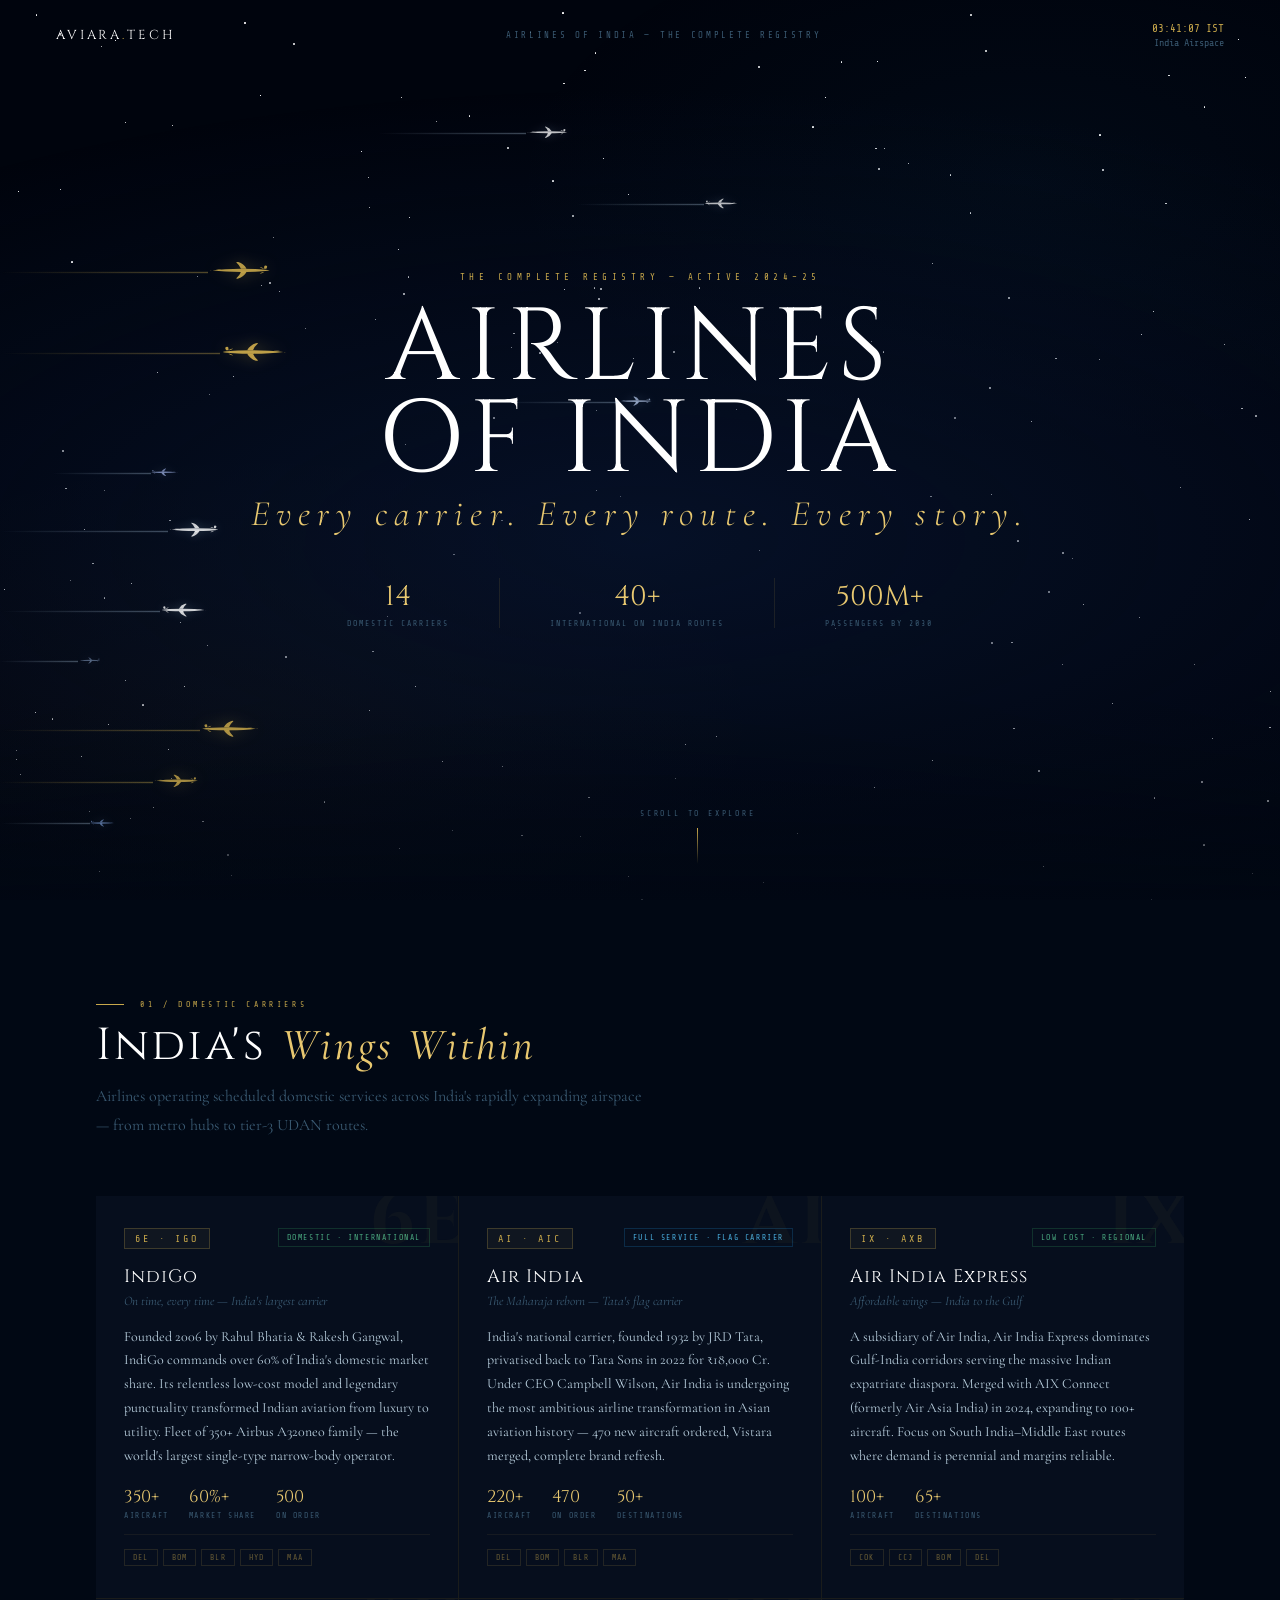
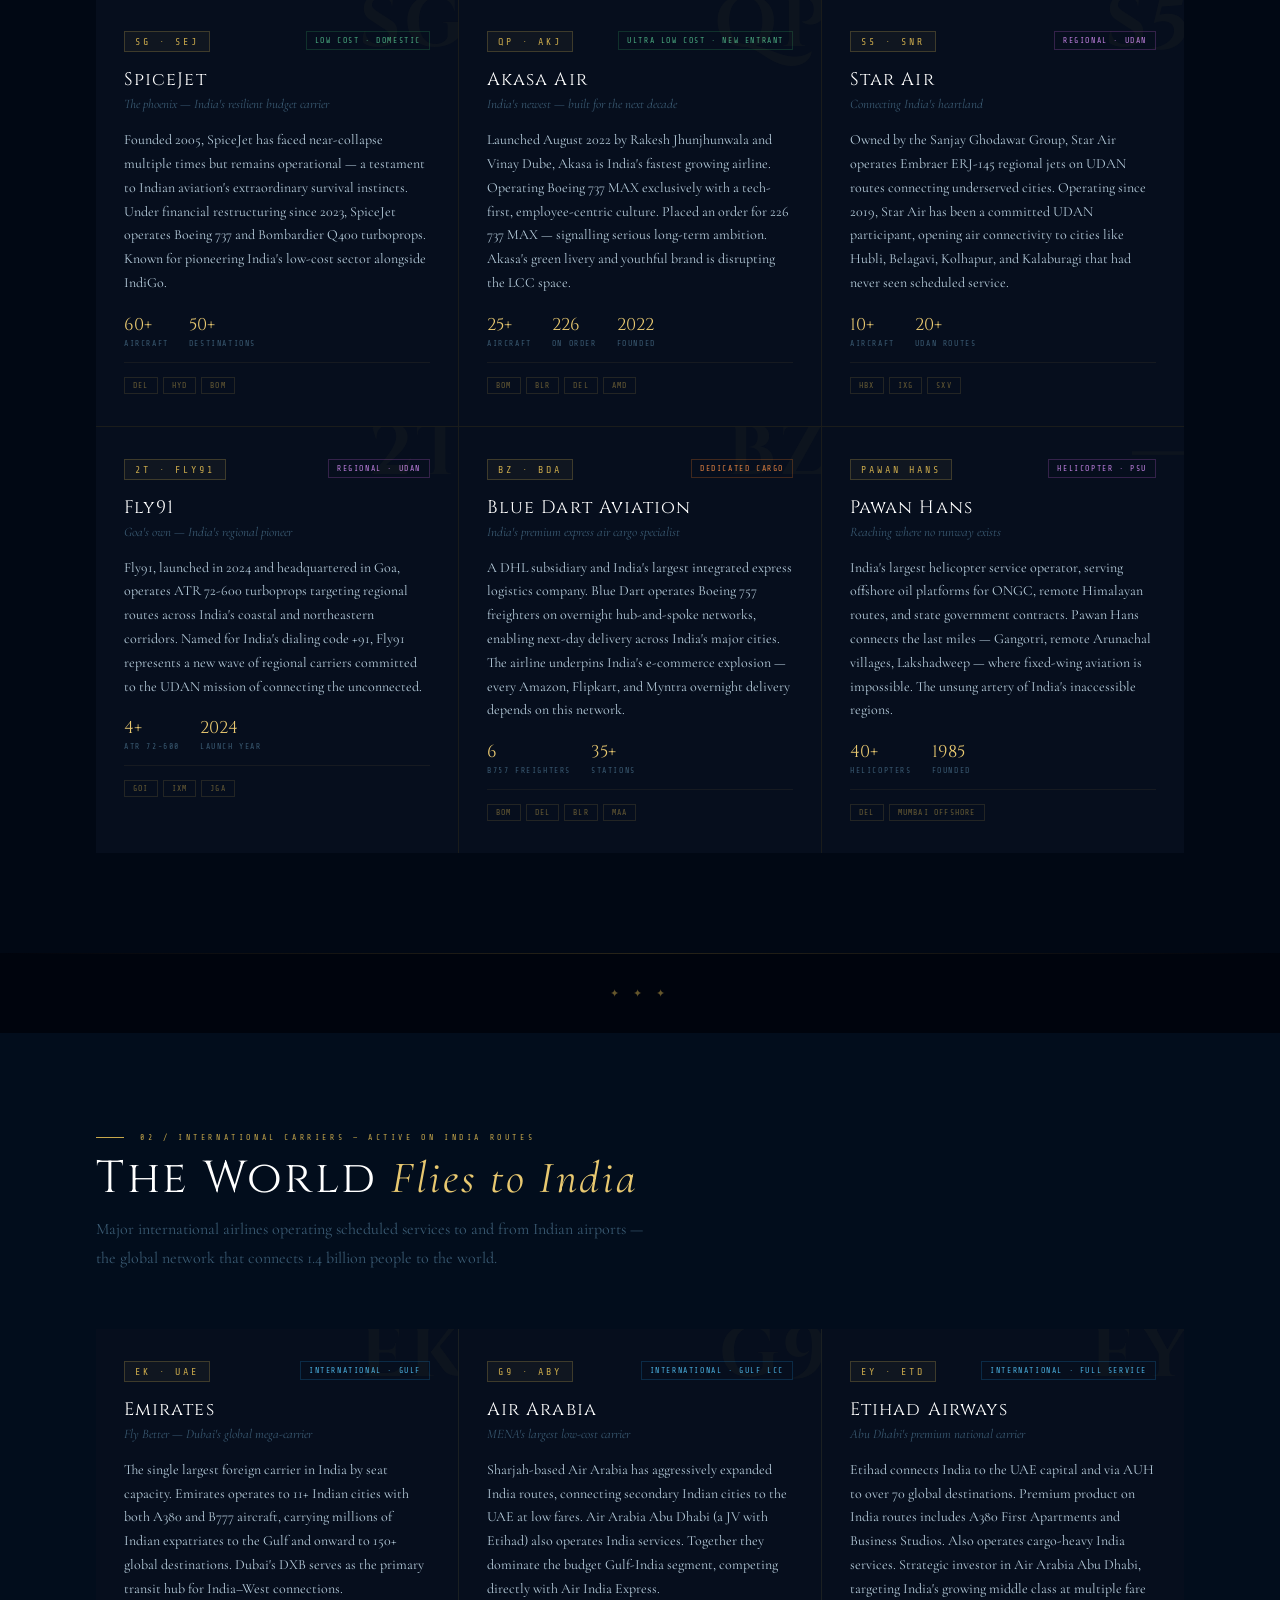
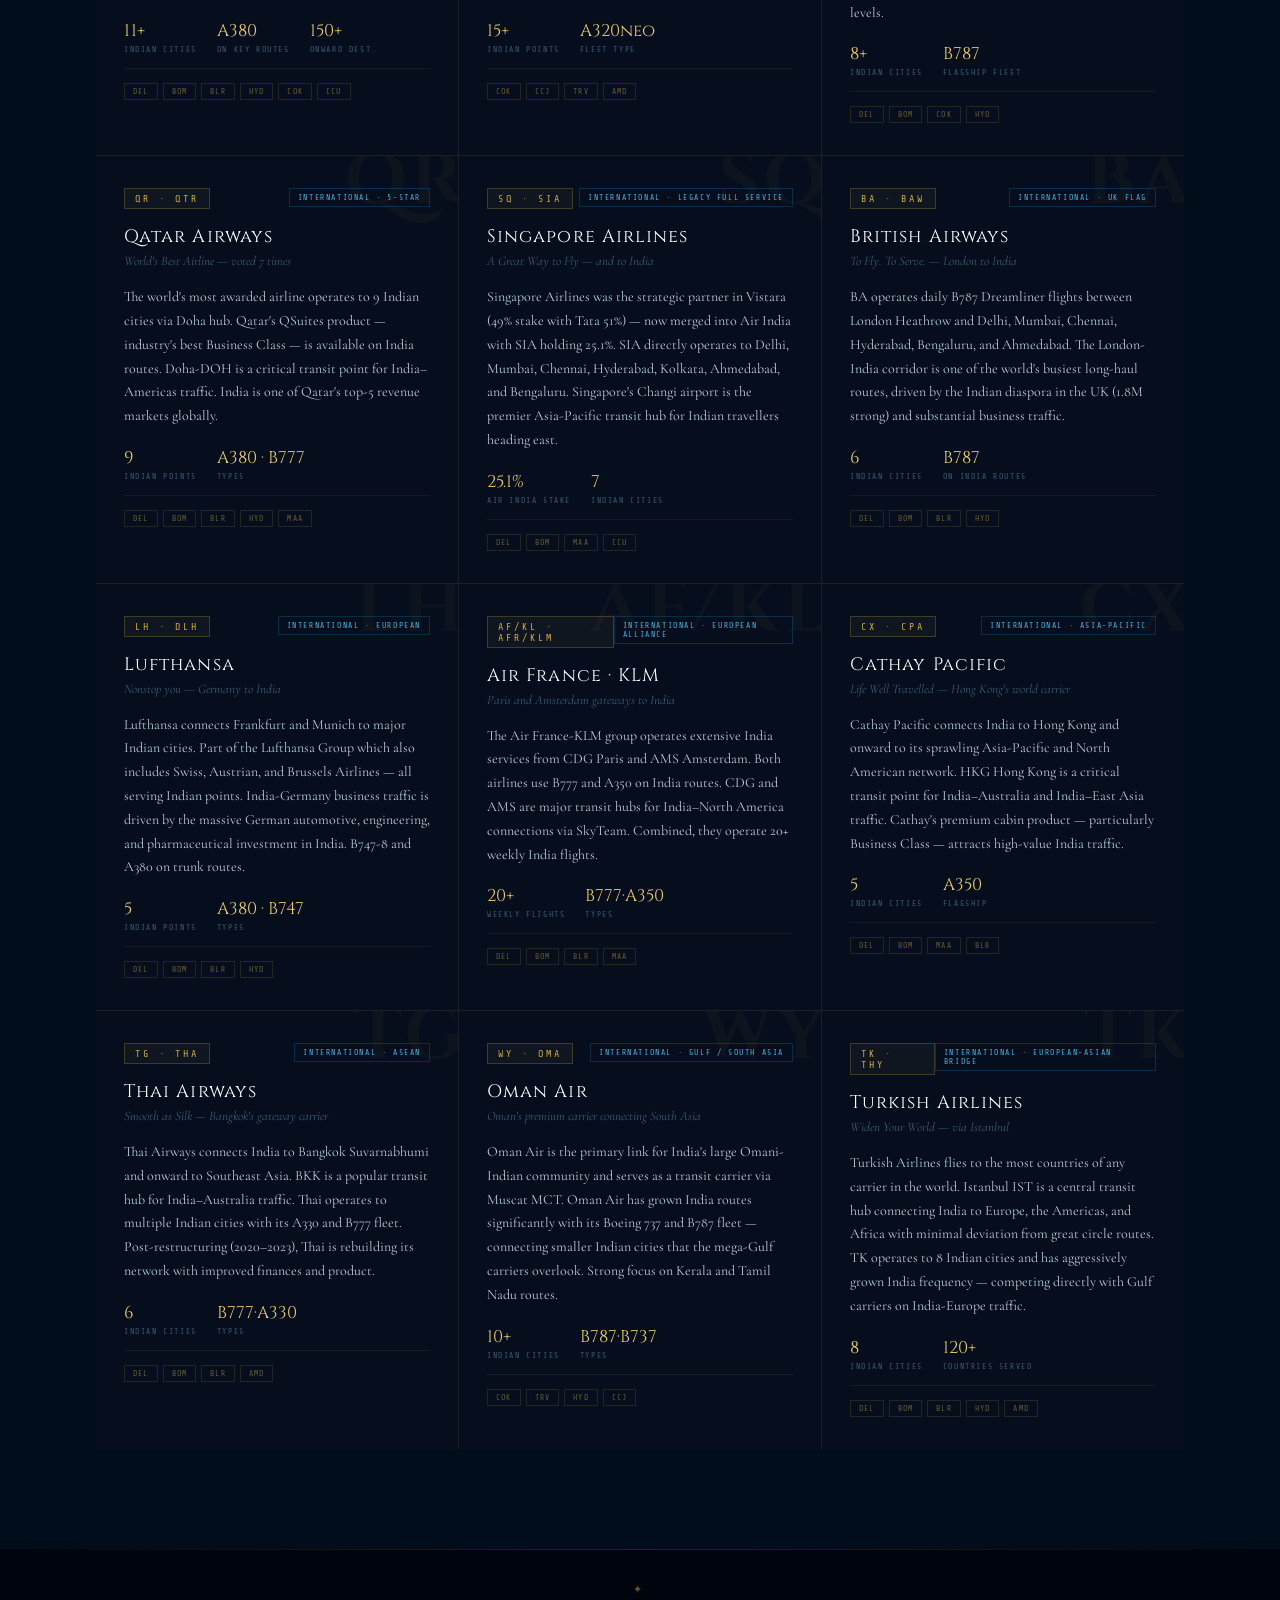
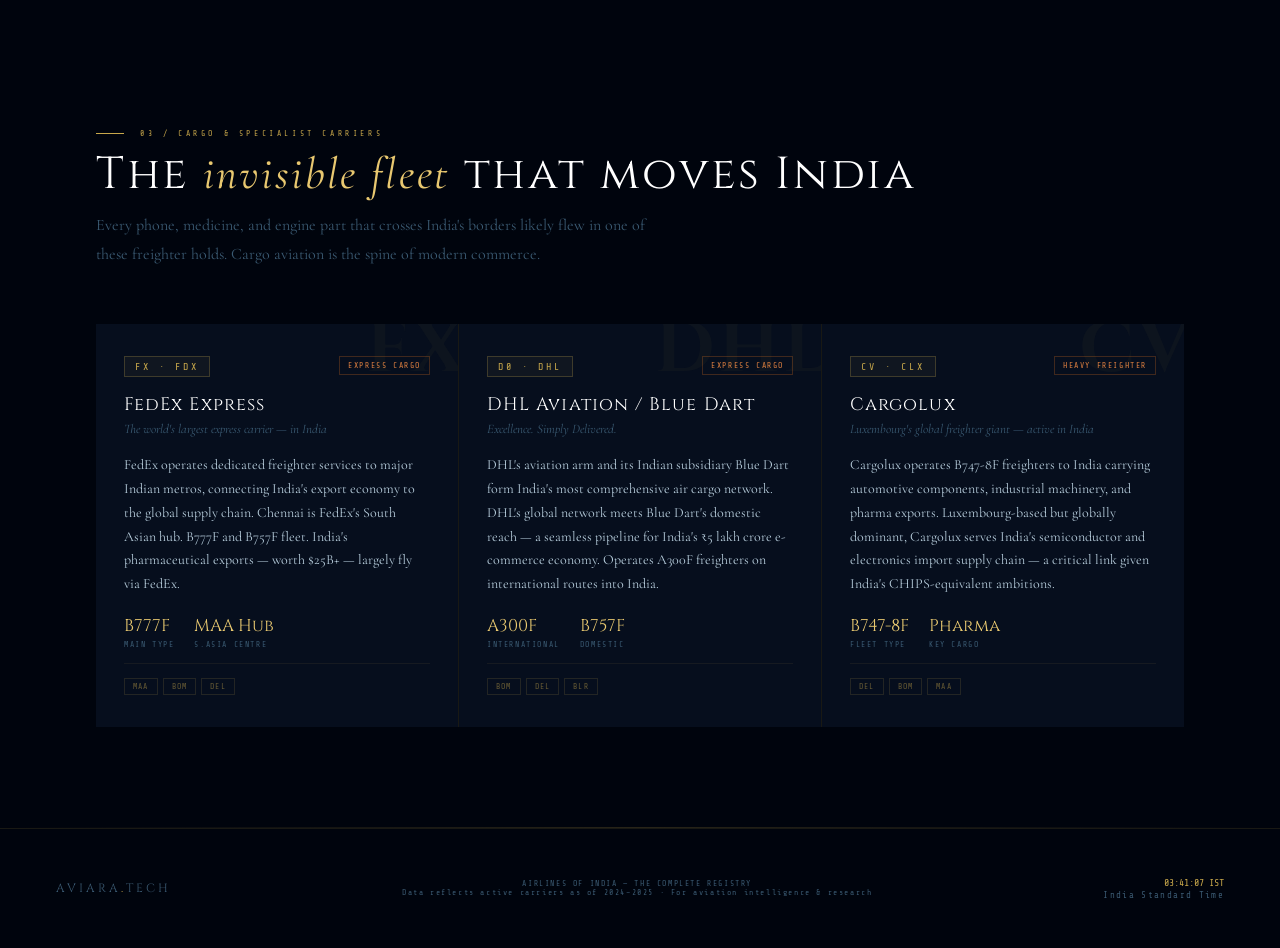
<file: airlines.html>
<!DOCTYPE html>
<html lang="en">
<head>
<meta charset="UTF-8">
<meta name="viewport" content="width=device-width, initial-scale=1.0">
<title>AVIARA — Airlines of India</title>
<link href="https://fonts.googleapis.com/css2?family=Cinzel:wght@400;500;600;700&family=Cormorant+Garamond:ital,wght@0,300;0,400;0,500;1,300;1,400;1,500&family=Share+Tech+Mono&display=swap" rel="stylesheet">
<style>
*{margin:0;padding:0;box-sizing:border-box}
:root{
  --void:#00040d;
  --ink:#010814;
  --deep:#020d1c;
  --panel:#040f20;
  --card:#060e1d;
  --gold:#c8a84b;
  --gold2:#e8c870;
  --gold3:#f5e0a0;
  --gold-dim:rgba(200,168,75,0.1);
  --gold-glow:rgba(200,168,75,0.06);
  --silver:#7a9ab5;
  --sky:#4ab0e0;
  --red:#cc3333;
  --orange:#e06020;
  --blue:#1a6fa8;
  --green:#2a8050;
  --border:rgba(200,168,75,0.12);
  --border2:rgba(200,168,75,0.25);
  --text:#b8cedd;
  --muted:#3a5a72;
  --font-d:'Cinzel',serif;
  --font-s:'Cormorant Garamond',Georgia,serif;
  --font-m:'Share Tech Mono',monospace;
}

html{scroll-behavior:smooth}
body{
  background:var(--void);
  color:var(--text);
  font-family:var(--font-s);
  overflow-x:hidden;
  min-height:100vh;
}

/* ── SCROLLBAR ── */
::-webkit-scrollbar{width:3px}
::-webkit-scrollbar-track{background:var(--void)}
::-webkit-scrollbar-thumb{background:var(--gold);border-radius:2px}

/* ── PROGRESS ── */
#prog{position:fixed;top:0;left:0;height:1px;background:linear-gradient(90deg,var(--gold),var(--sky));z-index:700;transition:width .08s}

/* ── STAR FIELD ── */
#stars{position:fixed;inset:0;pointer-events:none;z-index:0;overflow:hidden}
.star{position:absolute;border-radius:50%;background:#fff;animation:twk var(--d) ease-in-out infinite var(--dl)}
@keyframes twk{0%,100%{opacity:var(--op,.05)}50%{opacity:calc(var(--op,.05)*6)}}

/* ── PLANE FLYBY LAYER ── */
#flyby-layer{position:fixed;inset:0;pointer-events:none;z-index:2;overflow:hidden}

.flyplane{
  position:absolute;
  white-space:nowrap;
  display:flex;align-items:center;gap:0;
}

/* SVG plane */
.fp-svg{
  width:var(--pw,48px);
  height:auto;
  filter:drop-shadow(0 0 var(--glow-size,6px) var(--glow-color,rgba(200,168,75,0.5)));
  opacity:var(--op2,.7);
}

/* contrail */
.fp-trail{
  height:1px;
  width:var(--trail,120px);
  background:linear-gradient(to right,transparent,var(--trail-color,rgba(200,168,75,0.3)));
  align-self:center;
  margin-right:-2px;
  position:relative;
}
.fp-trail::after{
  content:'';
  position:absolute;
  top:-1px;
  left:0;right:0;
  height:3px;
  background:linear-gradient(to right,transparent,var(--trail-color2,rgba(200,168,75,0.08)));
}

/* RTL flipped */
.flyplane.rtl{transform:scaleX(-1)}
.flyplane.rtl .fp-trail{background:linear-gradient(to left,transparent,var(--trail-color,rgba(200,168,75,0.3)))}
.flyplane.rtl .fp-trail::after{background:linear-gradient(to left,transparent,var(--trail-color2,rgba(200,168,75,0.08)))}

/* ── NAV ── */
#nav{
  position:fixed;top:0;left:0;right:0;z-index:500;
  padding:22px 56px;
  display:flex;align-items:center;justify-content:space-between;
  transition:all .4s;
}
#nav.scrolled{
  background:rgba(0,4,13,.9);
  border-bottom:1px solid var(--border);
  backdrop-filter:blur(20px);
  padding:14px 56px;
}
.nav-logo{font-family:var(--font-d);font-size:13px;color:#fff;letter-spacing:.22em}
.nav-logo em{color:var(--gold);font-style:normal}
.nav-center{font-family:var(--font-m);font-size:9px;letter-spacing:.3em;color:var(--muted);text-transform:uppercase}
.nav-right{font-family:var(--font-m);font-size:10px;color:var(--muted);display:flex;flex-direction:column;align-items:flex-end;gap:2px}
.nav-right span:first-child{color:var(--gold);font-size:11px}

/* ── HERO ── */
#hero{
  height:100vh;min-height:640px;
  display:flex;flex-direction:column;align-items:center;justify-content:center;
  position:relative;overflow:hidden;
  background:
    radial-gradient(ellipse 90% 50% at 50% 60%,rgba(8,22,50,.7),transparent),
    radial-gradient(ellipse 40% 30% at 20% 80%,rgba(200,168,75,.04),transparent),
    radial-gradient(ellipse 40% 30% at 80% 20%,rgba(26,111,168,.06),transparent);
}
.hero-horizon{
  position:absolute;bottom:0;left:0;right:0;
  height:200px;
  background:linear-gradient(to top,rgba(1,8,20,.8),transparent);
}
.hero-eyebrow{
  font-family:var(--font-m);font-size:9px;letter-spacing:.5em;color:var(--gold);
  text-transform:uppercase;margin-bottom:20px;
  opacity:0;animation:fup .8s .4s cubic-bezier(.16,1,.3,1) forwards;
}
.hero-h1{
  font-family:var(--font-d);
  font-size:clamp(44px,8vw,110px);
  font-weight:400;color:#fff;letter-spacing:.06em;
  text-align:center;line-height:.9;
  opacity:0;animation:fup 1s .6s cubic-bezier(.16,1,.3,1) forwards;
}
.hero-h1 small{
  display:block;
  font-family:var(--font-s);font-style:italic;font-weight:300;
  font-size:clamp(18px,2.8vw,36px);color:var(--gold2);
  letter-spacing:.2em;margin-top:12px;
}
.hero-meta{
  display:flex;gap:40px;margin-top:48px;
  opacity:0;animation:fup .8s 1s cubic-bezier(.16,1,.3,1) forwards;
}
.hero-meta-item{text-align:center}
.hero-meta-num{font-family:var(--font-d);font-size:28px;color:var(--gold2)}
.hero-meta-label{font-family:var(--font-m);font-size:8px;letter-spacing:.25em;color:var(--muted);text-transform:uppercase;margin-top:4px}
.hero-divider{width:1px;background:var(--border);align-self:stretch;margin:0 10px}
.scroll-cue{
  position:absolute;bottom:36px;left:50%;transform:translateX(-50%);
  font-family:var(--font-m);font-size:8px;letter-spacing:.35em;color:var(--muted);
  text-transform:uppercase;display:flex;flex-direction:column;align-items:center;gap:10px;
  opacity:0;animation:fup .6s 1.6s forwards;
}
.scroll-line{width:1px;height:36px;background:linear-gradient(to bottom,var(--gold),transparent);animation:spulse 2s ease-in-out infinite}
@keyframes spulse{0%,100%{opacity:.5;transform:scaleY(1)}50%{opacity:1;transform:scaleY(.6)}}
@keyframes fup{from{opacity:0;transform:translateY(20px)}to{opacity:1;transform:translateY(0)}}

/* ── SECTION WRAPPER ── */
.section{padding:100px 0;position:relative;z-index:3}
.container{max-width:1200px;margin:0 auto;padding:0 56px}

/* section header */
.s-label{
  font-family:var(--font-m);font-size:8px;letter-spacing:.45em;
  color:var(--gold);text-transform:uppercase;
  display:flex;align-items:center;gap:16px;margin-bottom:12px;
}
.s-label::before{content:'';width:28px;height:1px;background:var(--gold)}
.s-title{
  font-family:var(--font-d);font-size:clamp(26px,3.5vw,48px);
  font-weight:400;color:#fff;letter-spacing:.06em;line-height:1.1;margin-bottom:12px;
}
.s-title em{font-style:italic;color:var(--gold2);font-family:var(--font-s)}
.s-desc{font-family:var(--font-s);font-size:16px;color:var(--muted);line-height:1.8;max-width:560px}

/* ── AIRLINE CARD ── */
.airlines-grid{
  display:grid;
  grid-template-columns:repeat(auto-fill,minmax(320px,1fr));
  gap:1px;
  background:var(--border);
  margin-top:56px;
}
.airline-card{
  background:var(--card);
  padding:32px 28px;
  position:relative;
  overflow:hidden;
  cursor:pointer;
  transition:background .35s;
  border:none;
}
.airline-card::before{
  content:'';position:absolute;inset:0;
  background:linear-gradient(135deg,rgba(200,168,75,.05),transparent 60%);
  opacity:0;transition:opacity .4s;
}
.airline-card::after{
  content:'';
  position:absolute;left:0;top:0;bottom:0;width:2px;
  background:linear-gradient(to bottom,transparent,var(--ac,var(--gold)),transparent);
  opacity:0;transition:opacity .4s;
}
.airline-card:hover{background:var(--panel)}
.airline-card:hover::before,.airline-card:hover::after{opacity:1}

/* floating large IATA code bg */
.card-iata-bg{
  position:absolute;right:-10px;top:-10px;
  font-family:var(--font-d);font-size:72px;font-weight:700;
  color:rgba(200,168,75,.04);letter-spacing:.05em;pointer-events:none;
  line-height:1;
}
.card-header{display:flex;align-items:flex-start;justify-content:space-between;margin-bottom:18px}
.card-iata{
  font-family:var(--font-m);font-size:10px;letter-spacing:.3em;
  padding:4px 10px;border:1px solid var(--border2);color:var(--gold);
  background:rgba(200,168,75,.05);
}
.card-type{
  font-family:var(--font-m);font-size:8px;letter-spacing:.2em;
  text-transform:uppercase;padding:4px 8px;
  border:1px solid rgba(255,255,255,.08);color:var(--muted);
}
.card-type.domestic{border-color:rgba(42,128,80,.3);color:#4aaa80}
.card-type.international{border-color:rgba(26,111,168,.3);color:#4ab0e0}
.card-type.cargo{border-color:rgba(200,100,30,.3);color:#e08040}
.card-type.regional{border-color:rgba(160,80,180,.3);color:#c080e0}

.card-name{
  font-family:var(--font-d);font-size:18px;font-weight:400;
  color:#fff;letter-spacing:.06em;margin-bottom:6px;line-height:1.1;
}
.card-tagline{
  font-family:var(--font-s);font-style:italic;font-size:13px;
  color:var(--muted);margin-bottom:16px;
}
.card-body{
  font-family:var(--font-s);font-size:14px;color:var(--text);
  line-height:1.7;margin-bottom:18px;
}
.card-stats{display:flex;gap:20px;flex-wrap:wrap}
.card-stat{display:flex;flex-direction:column;gap:3px}
.card-stat-num{font-family:var(--font-d);font-size:17px;color:var(--gold2)}
.card-stat-label{font-family:var(--font-m);font-size:8px;letter-spacing:.2em;color:var(--muted);text-transform:uppercase}
.card-hubs{
  display:flex;flex-wrap:wrap;gap:5px;margin-top:14px;padding-top:14px;
  border-top:1px solid rgba(200,168,75,.08);
}
.card-hub{
  font-family:var(--font-m);font-size:8px;letter-spacing:.15em;
  padding:3px 8px;border:1px solid rgba(200,168,75,.15);color:rgba(200,168,75,.5);
  text-transform:uppercase;
}

/* ── SEPARATOR ── */
.sep-full{
  height:1px;
  background:linear-gradient(90deg,transparent 0%,var(--gold) 50%,transparent 100%);
  opacity:.2;
  margin:0;
}
.sep-diamond{
  text-align:center;padding:32px;
  font-family:var(--font-d);font-size:11px;color:var(--gold);
  letter-spacing:.5em;opacity:.5;
}

/* ── SECTION BG VARIANTS ── */
.bg-ink{background:var(--ink)}
.bg-deep{background:var(--deep)}
.bg-void{background:var(--void)}

/* ── MAP VISUAL ── */
.india-map-wrap{
  position:relative;
  display:flex;align-items:center;justify-content:center;
  padding:48px 0;margin-top:40px;
}

/* ── REVEAL ── */
.rv{opacity:0;transform:translateY(28px);transition:opacity .8s cubic-bezier(.16,1,.3,1),transform .8s cubic-bezier(.16,1,.3,1)}
.rv.on{opacity:1;transform:translateY(0)}

/* ── FOOTER ── */
footer{
  border-top:1px solid var(--border);
  padding:48px 56px;
  display:flex;align-items:center;justify-content:space-between;
  background:var(--void);
  position:relative;z-index:3;
}
.foot-logo{font-family:var(--font-d);font-size:12px;color:var(--muted);letter-spacing:.25em}
.foot-logo em{color:var(--gold);font-style:normal}
.foot-copy{font-family:var(--font-m);font-size:8px;color:var(--muted);letter-spacing:.2em;text-align:center}

/* ── mobile ── */
@media(max-width:768px){
  .container{padding:0 24px}
  #nav,#nav.scrolled{padding:14px 24px}
  .airlines-grid{grid-template-columns:1fr}
  footer{flex-direction:column;gap:20px;text-align:center;padding:36px 24px}
  .hero-meta{gap:20px}
}
</style>
</head>
<body>

<div id="prog"></div>
<div id="stars"></div>
<div id="flyby-layer"></div>

<!-- NAV -->
<nav id="nav">
  <div class="nav-logo">AVIARA<em>.</em>TECH</div>
  <div class="nav-center">Airlines of India — The Complete Registry</div>
  <div class="nav-right">
    <span id="nav-time">--:-- IST</span>
    <span>India Airspace</span>
  </div>
</nav>

<!-- HERO -->
<section id="hero">
  <div class="hero-horizon"></div>
  <p class="hero-eyebrow">The Complete Registry — Active 2024–25</p>
  <h1 class="hero-h1">
    AIRLINES<br>OF INDIA
    <small>Every carrier. Every route. Every story.</small>
  </h1>
  <div class="hero-meta">
    <div class="hero-meta-item">
      <div class="hero-meta-num" id="h-domestic">14</div>
      <div class="hero-meta-label">Domestic Carriers</div>
    </div>
    <div class="hero-divider"></div>
    <div class="hero-meta-item">
      <div class="hero-meta-num">40+</div>
      <div class="hero-meta-label">International on India Routes</div>
    </div>
    <div class="hero-divider"></div>
    <div class="hero-meta-item">
      <div class="hero-meta-num">500M+</div>
      <div class="hero-meta-label">Passengers by 2030</div>
    </div>
  </div>
  <div class="scroll-cue">
    <span>Scroll to Explore</span>
    <div class="scroll-line"></div>
  </div>
</section>

<!-- ═══════════════ DOMESTIC ═══════════════ -->
<section class="section bg-ink" id="domestic">
<div class="container">
  <div class="rv">
    <div class="s-label">01 / Domestic Carriers</div>
    <h2 class="s-title">India's <em>Wings Within</em></h2>
    <p class="s-desc">Airlines operating scheduled domestic services across India's rapidly expanding airspace — from metro hubs to tier-3 UDAN routes.</p>
  </div>

  <div class="airlines-grid rv" style="transition-delay:.1s">

    <!-- IndiGo -->
    <div class="airline-card" style="--ac:#1565c0">
      <div class="card-iata-bg">6E</div>
      <div class="card-header">
        <div class="card-iata">6E · IGO</div>
        <div class="card-type domestic">Domestic · International</div>
      </div>
      <div class="card-name">IndiGo</div>
      <div class="card-tagline">On time, every time — India's largest carrier</div>
      <div class="card-body">Founded 2006 by Rahul Bhatia & Rakesh Gangwal, IndiGo commands over 60% of India's domestic market share. Its relentless low-cost model and legendary punctuality transformed Indian aviation from luxury to utility. Fleet of 350+ Airbus A320neo family — the world's largest single-type narrow-body operator.</div>
      <div class="card-stats">
        <div class="card-stat"><div class="card-stat-num">350+</div><div class="card-stat-label">Aircraft</div></div>
        <div class="card-stat"><div class="card-stat-num">60%+</div><div class="card-stat-label">Market Share</div></div>
        <div class="card-stat"><div class="card-stat-num">500</div><div class="card-stat-label">On Order</div></div>
      </div>
      <div class="card-hubs">
        <div class="card-hub">DEL</div><div class="card-hub">BOM</div><div class="card-hub">BLR</div><div class="card-hub">HYD</div><div class="card-hub">MAA</div>
      </div>
    </div>

    <!-- Air India -->
    <div class="airline-card" style="--ac:#b71c1c">
      <div class="card-iata-bg">AI</div>
      <div class="card-header">
        <div class="card-iata">AI · AIC</div>
        <div class="card-type international">Full Service · Flag Carrier</div>
      </div>
      <div class="card-name">Air India</div>
      <div class="card-tagline">The Maharaja reborn — Tata's flag carrier</div>
      <div class="card-body">India's national carrier, founded 1932 by JRD Tata, privatised back to Tata Sons in 2022 for ₹18,000 Cr. Under CEO Campbell Wilson, Air India is undergoing the most ambitious airline transformation in Asian aviation history — 470 new aircraft ordered, Vistara merged, complete brand refresh.</div>
      <div class="card-stats">
        <div class="card-stat"><div class="card-stat-num">220+</div><div class="card-stat-label">Aircraft</div></div>
        <div class="card-stat"><div class="card-stat-num">470</div><div class="card-stat-label">On Order</div></div>
        <div class="card-stat"><div class="card-stat-num">50+</div><div class="card-stat-label">Destinations</div></div>
      </div>
      <div class="card-hubs">
        <div class="card-hub">DEL</div><div class="card-hub">BOM</div><div class="card-hub">BLR</div><div class="card-hub">MAA</div>
      </div>
    </div>

    <!-- Air India Express -->
    <div class="airline-card" style="--ac:#e53935">
      <div class="card-iata-bg">IX</div>
      <div class="card-header">
        <div class="card-iata">IX · AXB</div>
        <div class="card-type domestic">Low Cost · Regional</div>
      </div>
      <div class="card-name">Air India Express</div>
      <div class="card-tagline">Affordable wings — India to the Gulf</div>
      <div class="card-body">A subsidiary of Air India, Air India Express dominates Gulf-India corridors serving the massive Indian expatriate diaspora. Merged with AIX Connect (formerly Air Asia India) in 2024, expanding to 100+ aircraft. Focus on South India–Middle East routes where demand is perennial and margins reliable.</div>
      <div class="card-stats">
        <div class="card-stat"><div class="card-stat-num">100+</div><div class="card-stat-label">Aircraft</div></div>
        <div class="card-stat"><div class="card-stat-num">65+</div><div class="card-stat-label">Destinations</div></div>
      </div>
      <div class="card-hubs">
        <div class="card-hub">COK</div><div class="card-hub">CCJ</div><div class="card-hub">BOM</div><div class="card-hub">DEL</div>
      </div>
    </div>

    <!-- SpiceJet -->
    <div class="airline-card" style="--ac:#e65100">
      <div class="card-iata-bg">SG</div>
      <div class="card-header">
        <div class="card-iata">SG · SEJ</div>
        <div class="card-type domestic">Low Cost · Domestic</div>
      </div>
      <div class="card-name">SpiceJet</div>
      <div class="card-tagline">The phoenix — India's resilient budget carrier</div>
      <div class="card-body">Founded 2005, SpiceJet has faced near-collapse multiple times but remains operational — a testament to Indian aviation's extraordinary survival instincts. Under financial restructuring since 2023, SpiceJet operates Boeing 737 and Bombardier Q400 turboprops. Known for pioneering India's low-cost sector alongside IndiGo.</div>
      <div class="card-stats">
        <div class="card-stat"><div class="card-stat-num">60+</div><div class="card-stat-label">Aircraft</div></div>
        <div class="card-stat"><div class="card-stat-num">50+</div><div class="card-stat-label">Destinations</div></div>
      </div>
      <div class="card-hubs">
        <div class="card-hub">DEL</div><div class="card-hub">HYD</div><div class="card-hub">BOM</div>
      </div>
    </div>

    <!-- Akasa Air -->
    <div class="airline-card" style="--ac:#e91e63">
      <div class="card-iata-bg">QP</div>
      <div class="card-header">
        <div class="card-iata">QP · AKJ</div>
        <div class="card-type domestic">Ultra Low Cost · New Entrant</div>
      </div>
      <div class="card-name">Akasa Air</div>
      <div class="card-tagline">India's newest — built for the next decade</div>
      <div class="card-body">Launched August 2022 by Rakesh Jhunjhunwala and Vinay Dube, Akasa is India's fastest growing airline. Operating Boeing 737 MAX exclusively with a tech-first, employee-centric culture. Placed an order for 226 737 MAX — signalling serious long-term ambition. Akasa's green livery and youthful brand is disrupting the LCC space.</div>
      <div class="card-stats">
        <div class="card-stat"><div class="card-stat-num">25+</div><div class="card-stat-label">Aircraft</div></div>
        <div class="card-stat"><div class="card-stat-num">226</div><div class="card-stat-label">On Order</div></div>
        <div class="card-stat"><div class="card-stat-num">2022</div><div class="card-stat-label">Founded</div></div>
      </div>
      <div class="card-hubs">
        <div class="card-hub">BOM</div><div class="card-hub">BLR</div><div class="card-hub">DEL</div><div class="card-hub">AMD</div>
      </div>
    </div>

    <!-- Star Air -->
    <div class="airline-card" style="--ac:#7b1fa2">
      <div class="card-iata-bg">S5</div>
      <div class="card-header">
        <div class="card-iata">S5 · SNR</div>
        <div class="card-type regional">Regional · UDAN</div>
      </div>
      <div class="card-name">Star Air</div>
      <div class="card-tagline">Connecting India's heartland</div>
      <div class="card-body">Owned by the Sanjay Ghodawat Group, Star Air operates Embraer ERJ-145 regional jets on UDAN routes connecting underserved cities. Operating since 2019, Star Air has been a committed UDAN participant, opening air connectivity to cities like Hubli, Belagavi, Kolhapur, and Kalaburagi that had never seen scheduled service.</div>
      <div class="card-stats">
        <div class="card-stat"><div class="card-stat-num">10+</div><div class="card-stat-label">Aircraft</div></div>
        <div class="card-stat"><div class="card-stat-num">20+</div><div class="card-stat-label">UDAN Routes</div></div>
      </div>
      <div class="card-hubs">
        <div class="card-hub">HBX</div><div class="card-hub">IXG</div><div class="card-hub">SXV</div>
      </div>
    </div>

    <!-- Alliance Air / Fly91 -->
    <div class="airline-card" style="--ac:#00838f">
      <div class="card-iata-bg">2T</div>
      <div class="card-header">
        <div class="card-iata">2T · FLY91</div>
        <div class="card-type regional">Regional · UDAN</div>
      </div>
      <div class="card-name">Fly91</div>
      <div class="card-tagline">Goa's own — India's regional pioneer</div>
      <div class="card-body">Fly91, launched in 2024 and headquartered in Goa, operates ATR 72-600 turboprops targeting regional routes across India's coastal and northeastern corridors. Named for India's dialing code +91, Fly91 represents a new wave of regional carriers committed to the UDAN mission of connecting the unconnected.</div>
      <div class="card-stats">
        <div class="card-stat"><div class="card-stat-num">4+</div><div class="card-stat-label">ATR 72-600</div></div>
        <div class="card-stat"><div class="card-stat-num">2024</div><div class="card-stat-label">Launch Year</div></div>
      </div>
      <div class="card-hubs">
        <div class="card-hub">GOI</div><div class="card-hub">IXM</div><div class="card-hub">JGA</div>
      </div>
    </div>

    <!-- IndiGo Turboprop / Blue Dart -->
    <div class="airline-card" style="--ac:#1a237e">
      <div class="card-iata-bg">BZ</div>
      <div class="card-header">
        <div class="card-iata">BZ · BDA</div>
        <div class="card-type cargo">Dedicated Cargo</div>
      </div>
      <div class="card-name">Blue Dart Aviation</div>
      <div class="card-tagline">India's premium express air cargo specialist</div>
      <div class="card-body">A DHL subsidiary and India's largest integrated express logistics company. Blue Dart operates Boeing 757 freighters on overnight hub-and-spoke networks, enabling next-day delivery across India's major cities. The airline underpins India's e-commerce explosion — every Amazon, Flipkart, and Myntra overnight delivery depends on this network.</div>
      <div class="card-stats">
        <div class="card-stat"><div class="card-stat-num">6</div><div class="card-stat-label">B757 Freighters</div></div>
        <div class="card-stat"><div class="card-stat-num">35+</div><div class="card-stat-label">Stations</div></div>
      </div>
      <div class="card-hubs">
        <div class="card-hub">BOM</div><div class="card-hub">DEL</div><div class="card-hub">BLR</div><div class="card-hub">MAA</div>
      </div>
    </div>

    <!-- Pawan Hans -->
    <div class="airline-card" style="--ac:#004d40">
      <div class="card-iata-bg">—</div>
      <div class="card-header">
        <div class="card-iata">PAWAN HANS</div>
        <div class="card-type regional">Helicopter · PSU</div>
      </div>
      <div class="card-name">Pawan Hans</div>
      <div class="card-tagline">Reaching where no runway exists</div>
      <div class="card-body">India's largest helicopter service operator, serving offshore oil platforms for ONGC, remote Himalayan routes, and state government contracts. Pawan Hans connects the last miles — Gangotri, remote Arunachal villages, Lakshadweep — where fixed-wing aviation is impossible. The unsung artery of India's inaccessible regions.</div>
      <div class="card-stats">
        <div class="card-stat"><div class="card-stat-num">40+</div><div class="card-stat-label">Helicopters</div></div>
        <div class="card-stat"><div class="card-stat-num">1985</div><div class="card-stat-label">Founded</div></div>
      </div>
      <div class="card-hubs">
        <div class="card-hub">DEL</div><div class="card-hub">Mumbai Offshore</div>
      </div>
    </div>

  </div><!-- /grid -->
</div>
</section>

<div class="sep-full"></div>
<div class="sep-diamond">✦ ✦ ✦</div>

<!-- ═══════════════ INTERNATIONAL ═══════════════ -->
<section class="section bg-deep" id="international">
<div class="container">
  <div class="rv">
    <div class="s-label">02 / International Carriers — Active on India Routes</div>
    <h2 class="s-title">The World <em>Flies to India</em></h2>
    <p class="s-desc">Major international airlines operating scheduled services to and from Indian airports — the global network that connects 1.4 billion people to the world.</p>
  </div>

  <div class="airlines-grid rv" style="transition-delay:.1s">

    <!-- Emirates -->
    <div class="airline-card" style="--ac:#d4a800">
      <div class="card-iata-bg">EK</div>
      <div class="card-header">
        <div class="card-iata">EK · UAE</div>
        <div class="card-type international">International · Gulf</div>
      </div>
      <div class="card-name">Emirates</div>
      <div class="card-tagline">Fly Better — Dubai's global mega-carrier</div>
      <div class="card-body">The single largest foreign carrier in India by seat capacity. Emirates operates to 11+ Indian cities with both A380 and B777 aircraft, carrying millions of Indian expatriates to the Gulf and onward to 150+ global destinations. Dubai's DXB serves as the primary transit hub for India–West connections.</div>
      <div class="card-stats">
        <div class="card-stat"><div class="card-stat-num">11+</div><div class="card-stat-label">Indian Cities</div></div>
        <div class="card-stat"><div class="card-stat-num">A380</div><div class="card-stat-label">On Key Routes</div></div>
        <div class="card-stat"><div class="card-stat-num">150+</div><div class="card-stat-label">Onward Dest.</div></div>
      </div>
      <div class="card-hubs">
        <div class="card-hub">DEL</div><div class="card-hub">BOM</div><div class="card-hub">BLR</div><div class="card-hub">HYD</div><div class="card-hub">COK</div><div class="card-hub">CCU</div>
      </div>
    </div>

    <!-- Air Arabia -->
    <div class="airline-card" style="--ac:#cc0000">
      <div class="card-iata-bg">G9</div>
      <div class="card-header">
        <div class="card-iata">G9 · ABY</div>
        <div class="card-type international">International · Gulf LCC</div>
      </div>
      <div class="card-name">Air Arabia</div>
      <div class="card-tagline">MENA's largest low-cost carrier</div>
      <div class="card-body">Sharjah-based Air Arabia has aggressively expanded India routes, connecting secondary Indian cities to the UAE at low fares. Air Arabia Abu Dhabi (a JV with Etihad) also operates India services. Together they dominate the budget Gulf-India segment, competing directly with Air India Express.</div>
      <div class="card-stats">
        <div class="card-stat"><div class="card-stat-num">15+</div><div class="card-stat-label">Indian Points</div></div>
        <div class="card-stat"><div class="card-stat-num">A320neo</div><div class="card-stat-label">Fleet Type</div></div>
      </div>
      <div class="card-hubs">
        <div class="card-hub">COK</div><div class="card-hub">CCJ</div><div class="card-hub">TRV</div><div class="card-hub">AMD</div>
      </div>
    </div>

    <!-- Etihad -->
    <div class="airline-card" style="--ac:#a07840">
      <div class="card-iata-bg">EY</div>
      <div class="card-header">
        <div class="card-iata">EY · ETD</div>
        <div class="card-type international">International · Full Service</div>
      </div>
      <div class="card-name">Etihad Airways</div>
      <div class="card-tagline">Abu Dhabi's premium national carrier</div>
      <div class="card-body">Etihad connects India to the UAE capital and via AUH to over 70 global destinations. Premium product on India routes includes A380 First Apartments and Business Studios. Also operates cargo-heavy India services. Strategic investor in Air Arabia Abu Dhabi, targeting India's growing middle class at multiple fare levels.</div>
      <div class="card-stats">
        <div class="card-stat"><div class="card-stat-num">8+</div><div class="card-stat-label">Indian Cities</div></div>
        <div class="card-stat"><div class="card-stat-num">B787</div><div class="card-stat-label">Flagship Fleet</div></div>
      </div>
      <div class="card-hubs">
        <div class="card-hub">DEL</div><div class="card-hub">BOM</div><div class="card-hub">COK</div><div class="card-hub">HYD</div>
      </div>
    </div>

    <!-- Qatar Airways -->
    <div class="airline-card" style="--ac:#5d0018">
      <div class="card-iata-bg">QR</div>
      <div class="card-header">
        <div class="card-iata">QR · QTR</div>
        <div class="card-type international">International · 5-Star</div>
      </div>
      <div class="card-name">Qatar Airways</div>
      <div class="card-tagline">World's Best Airline — voted 7 times</div>
      <div class="card-body">The world's most awarded airline operates to 9 Indian cities via Doha hub. Qatar's QSuites product — industry's best Business Class — is available on India routes. Doha-DOH is a critical transit point for India–Americas traffic. India is one of Qatar's top-5 revenue markets globally.</div>
      <div class="card-stats">
        <div class="card-stat"><div class="card-stat-num">9</div><div class="card-stat-label">Indian Points</div></div>
        <div class="card-stat"><div class="card-stat-num">A380 · B777</div><div class="card-stat-label">Types</div></div>
      </div>
      <div class="card-hubs">
        <div class="card-hub">DEL</div><div class="card-hub">BOM</div><div class="card-hub">BLR</div><div class="card-hub">HYD</div><div class="card-hub">MAA</div>
      </div>
    </div>

    <!-- Singapore Airlines -->
    <div class="airline-card" style="--ac:#00305a">
      <div class="card-iata-bg">SQ</div>
      <div class="card-header">
        <div class="card-iata">SQ · SIA</div>
        <div class="card-type international">International · Legacy Full Service</div>
      </div>
      <div class="card-name">Singapore Airlines</div>
      <div class="card-tagline">A Great Way to Fly — and to India</div>
      <div class="card-body">Singapore Airlines was the strategic partner in Vistara (49% stake with Tata 51%) — now merged into Air India with SIA holding 25.1%. SIA directly operates to Delhi, Mumbai, Chennai, Hyderabad, Kolkata, Ahmedabad, and Bengaluru. Singapore's Changi airport is the premier Asia-Pacific transit hub for Indian travellers heading east.</div>
      <div class="card-stats">
        <div class="card-stat"><div class="card-stat-num">25.1%</div><div class="card-stat-label">Air India Stake</div></div>
        <div class="card-stat"><div class="card-stat-num">7</div><div class="card-stat-label">Indian Cities</div></div>
      </div>
      <div class="card-hubs">
        <div class="card-hub">DEL</div><div class="card-hub">BOM</div><div class="card-hub">MAA</div><div class="card-hub">CCU</div>
      </div>
    </div>

    <!-- British Airways -->
    <div class="airline-card" style="--ac:#003580">
      <div class="card-iata-bg">BA</div>
      <div class="card-header">
        <div class="card-iata">BA · BAW</div>
        <div class="card-type international">International · UK Flag</div>
      </div>
      <div class="card-name">British Airways</div>
      <div class="card-tagline">To Fly. To Serve. — London to India</div>
      <div class="card-body">BA operates daily B787 Dreamliner flights between London Heathrow and Delhi, Mumbai, Chennai, Hyderabad, Bengaluru, and Ahmedabad. The London-India corridor is one of the world's busiest long-haul routes, driven by the Indian diaspora in the UK (1.8M strong) and substantial business traffic.</div>
      <div class="card-stats">
        <div class="card-stat"><div class="card-stat-num">6</div><div class="card-stat-label">Indian Cities</div></div>
        <div class="card-stat"><div class="card-stat-num">B787</div><div class="card-stat-label">On India Routes</div></div>
      </div>
      <div class="card-hubs">
        <div class="card-hub">DEL</div><div class="card-hub">BOM</div><div class="card-hub">BLR</div><div class="card-hub">HYD</div>
      </div>
    </div>

    <!-- Lufthansa -->
    <div class="airline-card" style="--ac:#05164d">
      <div class="card-iata-bg">LH</div>
      <div class="card-header">
        <div class="card-iata">LH · DLH</div>
        <div class="card-type international">International · European</div>
      </div>
      <div class="card-name">Lufthansa</div>
      <div class="card-tagline">Nonstop you — Germany to India</div>
      <div class="card-body">Lufthansa connects Frankfurt and Munich to major Indian cities. Part of the Lufthansa Group which also includes Swiss, Austrian, and Brussels Airlines — all serving Indian points. India-Germany business traffic is driven by the massive German automotive, engineering, and pharmaceutical investment in India. B747-8 and A380 on trunk routes.</div>
      <div class="card-stats">
        <div class="card-stat"><div class="card-stat-num">5</div><div class="card-stat-label">Indian Points</div></div>
        <div class="card-stat"><div class="card-stat-num">A380 · B747</div><div class="card-stat-label">Types</div></div>
      </div>
      <div class="card-hubs">
        <div class="card-hub">DEL</div><div class="card-hub">BOM</div><div class="card-hub">BLR</div><div class="card-hub">HYD</div>
      </div>
    </div>

    <!-- Air France / KLM -->
    <div class="airline-card" style="--ac:#00205b">
      <div class="card-iata-bg">AF/KL</div>
      <div class="card-header">
        <div class="card-iata">AF/KL · AFR/KLM</div>
        <div class="card-type international">International · European Alliance</div>
      </div>
      <div class="card-name">Air France · KLM</div>
      <div class="card-tagline">Paris and Amsterdam gateways to India</div>
      <div class="card-body">The Air France-KLM group operates extensive India services from CDG Paris and AMS Amsterdam. Both airlines use B777 and A350 on India routes. CDG and AMS are major transit hubs for India–North America connections via SkyTeam. Combined, they operate 20+ weekly India flights.</div>
      <div class="card-stats">
        <div class="card-stat"><div class="card-stat-num">20+</div><div class="card-stat-label">Weekly Flights</div></div>
        <div class="card-stat"><div class="card-stat-num">B777·A350</div><div class="card-stat-label">Types</div></div>
      </div>
      <div class="card-hubs">
        <div class="card-hub">DEL</div><div class="card-hub">BOM</div><div class="card-hub">BLR</div><div class="card-hub">MAA</div>
      </div>
    </div>

    <!-- Cathay Pacific -->
    <div class="airline-card" style="--ac:#006564">
      <div class="card-iata-bg">CX</div>
      <div class="card-header">
        <div class="card-iata">CX · CPA</div>
        <div class="card-type international">International · Asia-Pacific</div>
      </div>
      <div class="card-name">Cathay Pacific</div>
      <div class="card-tagline">Life Well Travelled — Hong Kong's world carrier</div>
      <div class="card-body">Cathay Pacific connects India to Hong Kong and onward to its sprawling Asia-Pacific and North American network. HKG Hong Kong is a critical transit point for India–Australia and India–East Asia traffic. Cathay's premium cabin product — particularly Business Class — attracts high-value India traffic.</div>
      <div class="card-stats">
        <div class="card-stat"><div class="card-stat-num">5</div><div class="card-stat-label">Indian Cities</div></div>
        <div class="card-stat"><div class="card-stat-num">A350</div><div class="card-stat-label">Flagship</div></div>
      </div>
      <div class="card-hubs">
        <div class="card-hub">DEL</div><div class="card-hub">BOM</div><div class="card-hub">MAA</div><div class="card-hub">BLR</div>
      </div>
    </div>

    <!-- Thai Airways / Bangkok Airways -->
    <div class="airline-card" style="--ac:#6a0dad">
      <div class="card-iata-bg">TG</div>
      <div class="card-header">
        <div class="card-iata">TG · THA</div>
        <div class="card-type international">International · ASEAN</div>
      </div>
      <div class="card-name">Thai Airways</div>
      <div class="card-tagline">Smooth as Silk — Bangkok's gateway carrier</div>
      <div class="card-body">Thai Airways connects India to Bangkok Suvarnabhumi and onward to Southeast Asia. BKK is a popular transit hub for India–Australia traffic. Thai operates to multiple Indian cities with its A330 and B777 fleet. Post-restructuring (2020–2023), Thai is rebuilding its network with improved finances and product.</div>
      <div class="card-stats">
        <div class="card-stat"><div class="card-stat-num">6</div><div class="card-stat-label">Indian Cities</div></div>
        <div class="card-stat"><div class="card-stat-num">B777·A330</div><div class="card-stat-label">Types</div></div>
      </div>
      <div class="card-hubs">
        <div class="card-hub">DEL</div><div class="card-hub">BOM</div><div class="card-hub">BLR</div><div class="card-hub">AMD</div>
      </div>
    </div>

    <!-- Oman Air / SriLankan -->
    <div class="airline-card" style="--ac:#006400">
      <div class="card-iata-bg">WY</div>
      <div class="card-header">
        <div class="card-iata">WY · OMA</div>
        <div class="card-type international">International · Gulf / South Asia</div>
      </div>
      <div class="card-name">Oman Air</div>
      <div class="card-tagline">Oman's premium carrier connecting South Asia</div>
      <div class="card-body">Oman Air is the primary link for India's large Omani-Indian community and serves as a transit carrier via Muscat MCT. Oman Air has grown India routes significantly with its Boeing 737 and B787 fleet — connecting smaller Indian cities that the mega-Gulf carriers overlook. Strong focus on Kerala and Tamil Nadu routes.</div>
      <div class="card-stats">
        <div class="card-stat"><div class="card-stat-num">10+</div><div class="card-stat-label">Indian Cities</div></div>
        <div class="card-stat"><div class="card-stat-num">B787·B737</div><div class="card-stat-label">Types</div></div>
      </div>
      <div class="card-hubs">
        <div class="card-hub">COK</div><div class="card-hub">TRV</div><div class="card-hub">HYD</div><div class="card-hub">CCJ</div>
      </div>
    </div>

    <!-- IndiGo International / Turkish Airlines -->
    <div class="airline-card" style="--ac:#c0392b">
      <div class="card-iata-bg">TK</div>
      <div class="card-header">
        <div class="card-iata">TK · THY</div>
        <div class="card-type international">International · European-Asian Bridge</div>
      </div>
      <div class="card-name">Turkish Airlines</div>
      <div class="card-tagline">Widen Your World — via Istanbul</div>
      <div class="card-body">Turkish Airlines flies to the most countries of any carrier in the world. Istanbul IST is a central transit hub connecting India to Europe, the Americas, and Africa with minimal deviation from great circle routes. TK operates to 8 Indian cities and has aggressively grown India frequency — competing directly with Gulf carriers on India-Europe traffic.</div>
      <div class="card-stats">
        <div class="card-stat"><div class="card-stat-num">8</div><div class="card-stat-label">Indian Cities</div></div>
        <div class="card-stat"><div class="card-stat-num">120+</div><div class="card-stat-label">Countries Served</div></div>
      </div>
      <div class="card-hubs">
        <div class="card-hub">DEL</div><div class="card-hub">BOM</div><div class="card-hub">BLR</div><div class="card-hub">HYD</div><div class="card-hub">AMD</div>
      </div>
    </div>

  </div>
</div>
</section>

<div class="sep-full"></div>
<div class="sep-diamond">✦</div>

<!-- ═══════════════ CARGO ═══════════════ -->
<section class="section bg-void" id="cargo">
<div class="container">
  <div class="rv">
    <div class="s-label">03 / Cargo & Specialist Carriers</div>
    <h2 class="s-title">The <em>invisible fleet</em> that moves India</h2>
    <p class="s-desc">Every phone, medicine, and engine part that crosses India's borders likely flew in one of these freighter holds. Cargo aviation is the spine of modern commerce.</p>
  </div>
  <div class="airlines-grid rv" style="transition-delay:.1s;grid-template-columns:repeat(auto-fill,minmax(340px,1fr))">

    <div class="airline-card" style="--ac:#cc6600">
      <div class="card-iata-bg">FX</div>
      <div class="card-header"><div class="card-iata">FX · FDX</div><div class="card-type cargo">Express Cargo</div></div>
      <div class="card-name">FedEx Express</div>
      <div class="card-tagline">The world's largest express carrier — in India</div>
      <div class="card-body">FedEx operates dedicated freighter services to major Indian metros, connecting India's export economy to the global supply chain. Chennai is FedEx's South Asian hub. B777F and B757F fleet. India's pharmaceutical exports — worth $25B+ — largely fly via FedEx.</div>
      <div class="card-stats">
        <div class="card-stat"><div class="card-stat-num">B777F</div><div class="card-stat-label">Main Type</div></div>
        <div class="card-stat"><div class="card-stat-num">MAA Hub</div><div class="card-stat-label">S.Asia Centre</div></div>
      </div>
      <div class="card-hubs"><div class="card-hub">MAA</div><div class="card-hub">BOM</div><div class="card-hub">DEL</div></div>
    </div>

    <div class="airline-card" style="--ac:#ffcc00">
      <div class="card-iata-bg">DHL</div>
      <div class="card-header"><div class="card-iata">D0 · DHL</div><div class="card-type cargo">Express Cargo</div></div>
      <div class="card-name">DHL Aviation / Blue Dart</div>
      <div class="card-tagline">Excellence. Simply Delivered.</div>
      <div class="card-body">DHL's aviation arm and its Indian subsidiary Blue Dart form India's most comprehensive air cargo network. DHL's global network meets Blue Dart's domestic reach — a seamless pipeline for India's ₹5 lakh crore e-commerce economy. Operates A300F freighters on international routes into India.</div>
      <div class="card-stats">
        <div class="card-stat"><div class="card-stat-num">A300F</div><div class="card-stat-label">International</div></div>
        <div class="card-stat"><div class="card-stat-num">B757F</div><div class="card-stat-label">Domestic</div></div>
      </div>
      <div class="card-hubs"><div class="card-hub">BOM</div><div class="card-hub">DEL</div><div class="card-hub">BLR</div></div>
    </div>

    <div class="airline-card" style="--ac:#003399">
      <div class="card-iata-bg">CV</div>
      <div class="card-header"><div class="card-iata">CV · CLX</div><div class="card-type cargo">Heavy Freighter</div></div>
      <div class="card-name">Cargolux</div>
      <div class="card-tagline">Luxembourg's global freighter giant — active in India</div>
      <div class="card-body">Cargolux operates B747-8F freighters to India carrying automotive components, industrial machinery, and pharma exports. Luxembourg-based but globally dominant, Cargolux serves India's semiconductor and electronics import supply chain — a critical link given India's CHIPS-equivalent ambitions.</div>
      <div class="card-stats">
        <div class="card-stat"><div class="card-stat-num">B747-8F</div><div class="card-stat-label">Fleet Type</div></div>
        <div class="card-stat"><div class="card-stat-num">Pharma</div><div class="card-stat-label">Key Cargo</div></div>
      </div>
      <div class="card-hubs"><div class="card-hub">DEL</div><div class="card-hub">BOM</div><div class="card-hub">MAA</div></div>
    </div>

  </div>
</div>
</section>

<div class="sep-full"></div>

<!-- FOOTER -->
<footer>
  <div class="foot-logo">AVIARA<em>.</em>TECH</div>
  <div class="foot-copy">
    AIRLINES OF INDIA — THE COMPLETE REGISTRY<br>
    <span style="font-size:8px;color:var(--muted)">Data reflects active carriers as of 2024–2025 · For aviation intelligence & research</span>
  </div>
  <div style="font-family:var(--font-m);font-size:9px;color:var(--muted);text-align:right">
    <div style="color:var(--gold);font-size:10px" id="foot-time">--:--</div>
    <div style="margin-top:2px;letter-spacing:.15em">India Standard Time</div>
  </div>
</footer>

<script>
/* ── STARS ─────────────────────────────────────── */
const starEl=document.getElementById('stars');
for(let i=0;i<180;i++){
  const s=document.createElement('div');s.className='star';
  const sz=Math.random()*1.8+.2;
  const op=(Math.random()*.3+.04).toFixed(2);
  s.style.cssText=`width:${sz}px;height:${sz}px;left:${Math.random()*100}%;top:${Math.random()*100}%;--d:${(Math.random()*5+2).toFixed(1)}s;--dl:${(Math.random()*8).toFixed(1)}s;--op:${op}`;
  starEl.appendChild(s);
}

/* ── CLOCK ─────────────────────────────────────── */
function tick(){
  const n=new Date();
  const ist=new Date(n.getTime()+5.5*3600000);
  const p=v=>String(v).padStart(2,'0');
  const ts=`${p(ist.getUTCHours())}:${p(ist.getUTCMinutes())}:${p(ist.getUTCSeconds())} IST`;
  const el1=document.getElementById('nav-time'),el2=document.getElementById('foot-time');
  if(el1)el1.textContent=ts;
  if(el2)el2.textContent=ts;
}
tick();setInterval(tick,1000);

/* ── PROGRESS + NAV ────────────────────────────── */
const prog=document.getElementById('prog'),nav=document.getElementById('nav');
window.addEventListener('scroll',()=>{
  const s=window.scrollY,max=document.body.scrollHeight-window.innerHeight;
  prog.style.width=(s/max*100)+'%';
  nav.classList.toggle('scrolled',s>60);
  revealCheck();
},{ passive:true });

/* ── REVEAL ────────────────────────────────────── */
function revealCheck(){
  document.querySelectorAll('.rv:not(.on)').forEach(el=>{
    if(el.getBoundingClientRect().top<window.innerHeight*.9)el.classList.add('on');
  });
}
revealCheck();

/* ══════════════════════════════════════════════════
   FLYING PLANES — the main show
   Multiple planes flying left→right and right→left
   at different altitudes, speeds, sizes, opacities
═══════════════════════════════════════════════════ */
const flyLayer=document.getElementById('flyby-layer');

// Plane SVG paths — detailed aircraft silhouette
function planeSVG(w,color,opacity){
  return `<svg class="fp-svg" viewBox="0 0 120 40" style="width:${w}px;opacity:${opacity}" xmlns="http://www.w3.org/2000/svg">
    <g fill="${color}">
      <!-- fuselage -->
      <path d="M8,17 Q20,14 60,14 Q90,14 112,17 Q90,20 60,20 Q20,20 8,17 Z"/>
      <!-- nose -->
      <path d="M112,17 Q120,17 114,17.5 Q120,18 112,17 Z"/>
      <!-- cockpit windows -->
      <path d="M96,15 Q102,14 106,15 Q102,16.5 96,15.5 Z" opacity=".6"/>
      <!-- main wing -->
      <path d="M50,14 Q55,5 65,2 Q70,1 68,3 Q63,7 60,14 Z"/>
      <path d="M50,20 Q55,29 65,32 Q70,33 68,31 Q63,27 60,20 Z"/>
      <!-- tail fin vertical -->
      <path d="M14,14 Q10,8 16,8 Q18,8 18,12 Q18,14 18,14 Z"/>
      <!-- tail stabilizer -->
      <path d="M18,14 Q22,11 26,11 Q24,13 20,14 Z"/>
      <path d="M18,20 Q22,23 26,23 Q24,21 20,20 Z"/>
      <!-- engine 1 (under wing) -->
      <path d="M52,19 Q58,19.5 62,19 Q61,22 57,22 Q53,22 52,19 Z" opacity=".7"/>
      <!-- engine exhaust glow -->
      <circle cx="52" cy="19.5" r="1.5" opacity=".5"/>
    </g>
  </svg>`;
}

// Define all planes with their properties
const planeConfigs=[
  // LTR planes (left to right)
  { dir:'ltr', topPct:8,   dur:28, w:56, color:'rgba(200,168,75,.9)',  trail:180, delay:0,    alt:35000 },
  { dir:'ltr', topPct:22,  dur:35, w:38, color:'rgba(255,255,255,.7)', trail:130, delay:5,    alt:28000 },
  { dir:'ltr', topPct:38,  dur:22, w:70, color:'rgba(200,168,75,.95)', trail:220, delay:12,   alt:39000 },
  { dir:'ltr', topPct:52,  dur:40, w:30, color:'rgba(180,200,255,.6)', trail:100, delay:3,    alt:22000 },
  { dir:'ltr', topPct:67,  dur:30, w:50, color:'rgba(255,255,255,.8)', trail:160, delay:18,   alt:33000 },
  { dir:'ltr', topPct:80,  dur:25, w:62, color:'rgba(200,168,75,.85)', trail:200, delay:8,    alt:37000 },
  { dir:'ltr', topPct:91,  dur:45, w:28, color:'rgba(150,190,255,.5)', trail:90,  delay:22,   alt:18000 },
  // RTL planes (right to left)
  { dir:'rtl', topPct:14,  dur:32, w:44, color:'rgba(255,255,255,.75)',trail:150, delay:7,    alt:31000 },
  { dir:'rtl', topPct:29,  dur:20, w:66, color:'rgba(200,168,75,.9)',  trail:210, delay:15,   alt:40000 },
  { dir:'rtl', topPct:44,  dur:38, w:36, color:'rgba(200,220,255,.65)',trail:120, delay:2,    alt:25000 },
  { dir:'rtl', topPct:58,  dur:27, w:54, color:'rgba(255,255,255,.8)', trail:170, delay:20,   alt:34000 },
  { dir:'rtl', topPct:73,  dur:50, w:24, color:'rgba(180,210,255,.4)', trail:80,  delay:10,   alt:16000 },
  { dir:'rtl', topPct:86,  dur:33, w:48, color:'rgba(200,168,75,.8)',  trail:155, delay:25,   alt:30000 },
];

planeConfigs.forEach((cfg,i)=>{
  const wrap=document.createElement('div');
  wrap.className='flyplane'+(cfg.dir==='rtl'?' rtl':'');
  
  // Color and glow based on altitude / color
  const isGold=cfg.color.includes('168,75');
  const glowColor=isGold?'rgba(200,168,75,0.4)':'rgba(180,220,255,0.3)';
  const trailColor=isGold?'rgba(200,168,75,0.35)':'rgba(200,230,255,0.25)';
  const trailColor2=isGold?'rgba(200,168,75,0.08)':'rgba(200,230,255,0.06)';

  const trail=document.createElement('div');
  trail.className='fp-trail';
  trail.style.cssText=`--trail:${cfg.trail}px;--trail-color:${trailColor};--trail-color2:${trailColor2}`;

  wrap.innerHTML=planeSVG(cfg.w,cfg.color,1);
  wrap.style.cssText=`
    top:${cfg.topPct}%;
    --pw:${cfg.w}px;
    --glow-color:${glowColor};
    --glow-size:${isGold?8:5}px;
  `;
  
  if(cfg.dir==='ltr'){
    wrap.insertBefore(trail,wrap.firstChild);
  } else {
    wrap.appendChild(trail);
  }
  
  flyLayer.appendChild(wrap);

  // Animate via JS for smooth looping
  animatePlane(wrap, cfg);
});

function animatePlane(el, cfg){
  // Get viewport width dynamically
  function getVW(){ return window.innerWidth }
  
  const planeW = cfg.w + cfg.trail + 20;
  let startX, endX;
  
  if(cfg.dir === 'ltr'){
    startX = -planeW;
    endX = getVW() + 20;
  } else {
    // RTL: plane element is flipped via scaleX(-1)
    // So visual motion is right-to-left but we animate from right to left in actual coords
    startX = getVW() + 20;
    endX = -planeW;
  }
  
  // add delay before first run
  let firstRun = true;
  
  function run(){
    const vw = getVW();
    const s = cfg.dir==='ltr' ? -planeW : vw+20;
    const e = cfg.dir==='ltr' ? vw+20 : -planeW;
    const durationMs = cfg.dur * 1000;
    
    el.style.transition='none';
    el.style.left = s + 'px';
    
    // tiny reflow
    el.offsetLeft;
    
    // Add slight vertical drift
    const driftY = (Math.random()-0.5)*6;
    el.style.transition=`left ${durationMs}ms linear, top ${durationMs*0.5}ms ease-in-out`;
    el.style.left = e + 'px';
    
    const baseTop = parseFloat(el.style.top);
    
    setTimeout(()=>{ run(); }, durationMs);
  }
  
  // Initial delay
  setTimeout(()=>{ run(); }, cfg.delay * 1000);
  
  // Place plane at mid-flight position immediately for some planes
  if(cfg.delay < 8){
    const vw = getVW();
    const planeW2 = cfg.w + cfg.trail + 20;
    const progress = cfg.delay === 0 ? 0.3 : Math.random()*0.6+0.1;
    if(cfg.dir==='ltr'){
      el.style.left = (-planeW2 + (vw + planeW2) * progress) + 'px';
    } else {
      el.style.left = (vw+20 - (vw + planeW2) * progress) + 'px';
    }
  }
}

/* ── Stagger reveals ─────────────────────────── */
setTimeout(revealCheck, 200);
</script>
</body>
</html>
</file>
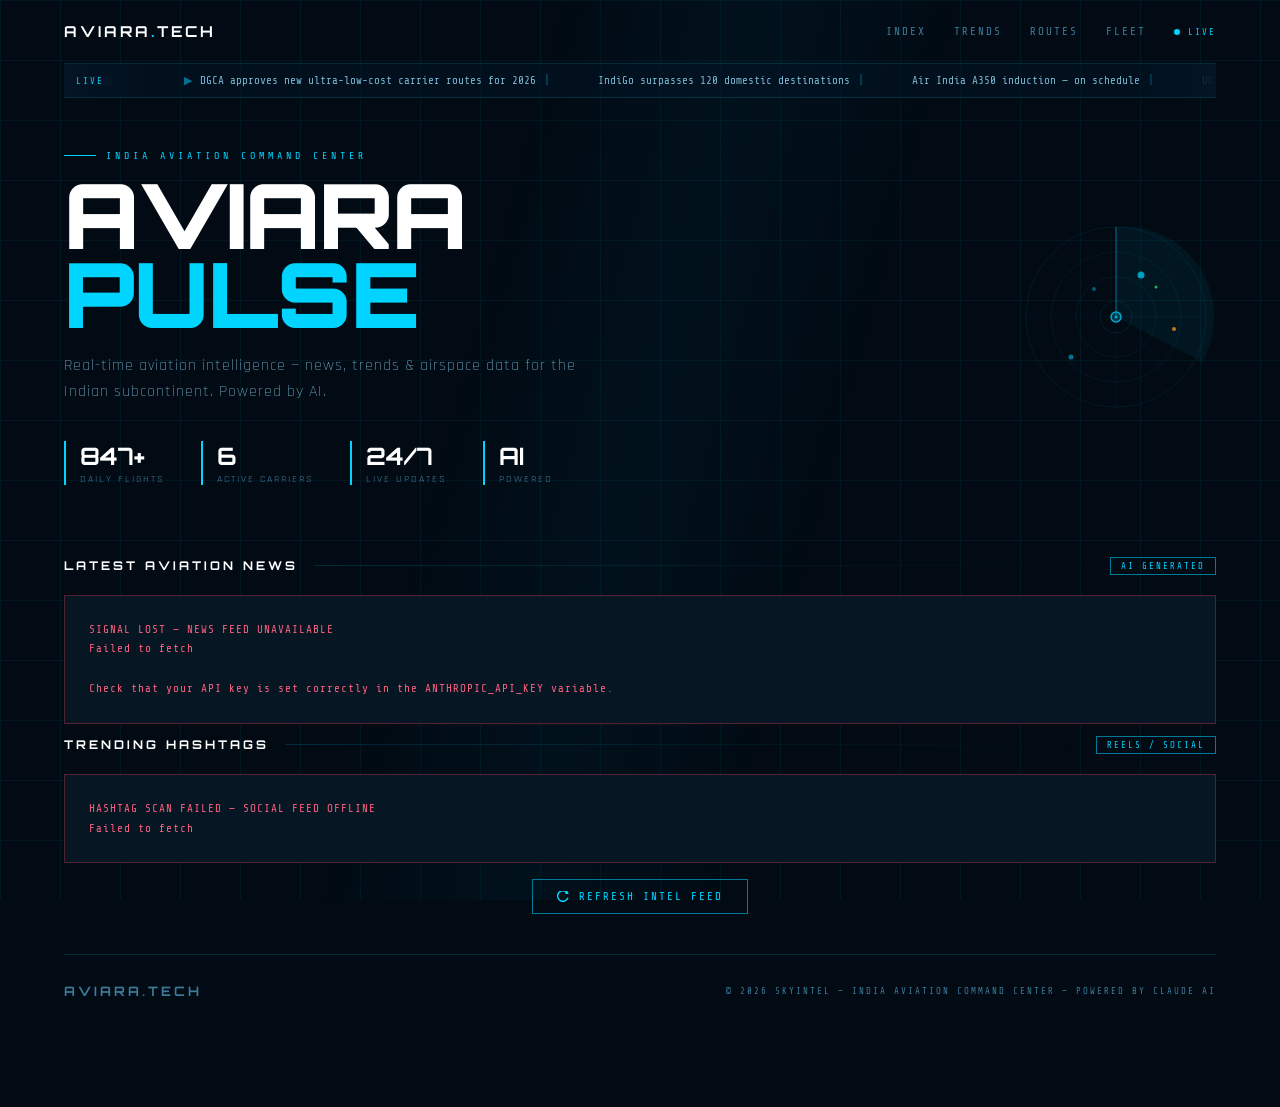
<file: aviaapulse.html>
<!DOCTYPE html>
<html lang="en">
<head>
<meta charset="UTF-8">
<meta name="viewport" content="width=device-width, initial-scale=1.0">
<title>SKYINTEL — India Aviation Command Center</title>
<link href="https://fonts.googleapis.com/css2?family=Orbitron:wght@400;700;900&family=Rajdhani:wght@300;400;600;700&family=Share+Tech+Mono&display=swap" rel="stylesheet">
<style>
  /* ============================================================
     SKYINTEL — INDIA AVIATION NEWS
     Theme: Dark futuristic / AVIARA.TECH inspired
     Colors: Deep navy bg + cyan accents + grid overlay
  ============================================================ */
 
  * { margin: 0; padding: 0; box-sizing: border-box; }
 
  :root {
    --cyan:       #00d4ff;
    --cyan2:      #00a8cc;
    --cyan-dim:   #007a99;
    --dark:       #020b14;
    --dark2:      #041525;
    --dark3:      #071e30;
    --card:       #061622;
    --card2:      #08202f;
    --grid:       rgba(0, 180, 220, 0.07);
    --text:       #c8eaf5;
    --text2:      #7ab8d4;
    --text3:      #3d7a99;
    --border:     rgba(0, 180, 220, 0.18);
    --glow:       rgba(0, 212, 255, 0.15);
  }
 
  html, body {
    width: 100%;
    min-height: 100vh;
    background: var(--dark);
    color: var(--text);
    font-family: 'Rajdhani', sans-serif;
    overflow-x: hidden;
  }
 
  /* GRID BACKGROUND */
  body::before {
    content: '';
    position: fixed;
    inset: 0;
    background-image:
      linear-gradient(var(--grid) 1px, transparent 1px),
      linear-gradient(90deg, var(--grid) 1px, transparent 1px);
    background-size: 60px 60px;
    pointer-events: none;
    z-index: 0;
  }
 
  /* DIAGONAL ATMOSPHERE SWEEP */
  body::after {
    content: '';
    position: fixed;
    top: 0; left: -100%;
    width: 300%; height: 100%;
    background: linear-gradient(105deg,
      transparent 45%,
      rgba(0, 180, 220, 0.04) 50%,
      transparent 55%
    );
    pointer-events: none;
    z-index: 0;
    animation: sweep 8s ease-in-out infinite;
  }
  @keyframes sweep {
    0%, 100% { transform: translateX(-10%); }
    50%       { transform: translateX(10%); }
  }
 
  .page {
    position: relative;
    z-index: 1;
    max-width: 1200px;
    margin: 0 auto;
    padding: 0 24px 80px;
  }
 
  /* ---- NAV ---- */
  nav {
    display: flex;
    align-items: center;
    justify-content: space-between;
    padding: 22px 0;
    border-bottom: 1px solid var(--border);
    margin-bottom: 0;
  }
  .logo {
    font-family: 'Orbitron', monospace;
    font-size: 15px;
    font-weight: 700;
    letter-spacing: 3px;
    color: #fff;
  }
  .logo span { color: var(--cyan); }
  .nav-right {
    display: flex;
    gap: 28px;
    align-items: center;
  }
  .nav-link {
    font-family: 'Share Tech Mono', monospace;
    font-size: 11px;
    color: var(--text3);
    letter-spacing: 2px;
    text-transform: uppercase;
    cursor: pointer;
    transition: color .2s;
  }
  .nav-link:hover { color: var(--cyan); }
  .status-wrap {
    display: flex;
    align-items: center;
    gap: 8px;
    font-family: 'Share Tech Mono', monospace;
    font-size: 9px;
    color: var(--cyan);
    letter-spacing: 2px;
  }
  .status-dot {
    width: 6px; height: 6px;
    border-radius: 50%;
    background: var(--cyan);
    animation: pulsedot 2s infinite;
  }
  @keyframes pulsedot {
    0%,100% { opacity:1; box-shadow: 0 0 0 0 rgba(0,212,255,.5); }
    50%      { opacity:.7; box-shadow: 0 0 0 6px rgba(0,212,255,0); }
  }
 
  /* ---- TICKER ---- */
  .ticker-wrap {
    overflow: hidden;
    border-bottom: 1px solid var(--border);
    background: rgba(4, 21, 37, 0.6);
    padding: 10px 0;
    position: relative;
  }
  .ticker-wrap::before, .ticker-wrap::after {
    content: '';
    position: absolute;
    top: 0;
    width: 80px; height: 100%;
    z-index: 2;
  }
  .ticker-wrap::before {
    left: 0;
    background: linear-gradient(90deg, var(--dark2), transparent);
  }
  .ticker-wrap::after {
    right: 0;
    background: linear-gradient(-90deg, var(--dark2), transparent);
  }
  .ticker-label {
    position: absolute;
    left: 12px; top: 50%;
    transform: translateY(-50%);
    font-family: 'Share Tech Mono', monospace;
    font-size: 9px;
    color: var(--cyan);
    letter-spacing: 2px;
    z-index: 3;
    background: var(--dark2);
    padding-right: 8px;
  }
  .ticker-inner {
    display: flex;
    gap: 48px;
    animation: tick 35s linear infinite;
    width: max-content;
    padding-left: 120px;
  }
  .ticker-inner:hover { animation-play-state: paused; }
  @keyframes tick {
    0%   { transform: translateX(0); }
    100% { transform: translateX(-50%); }
  }
  .ticker-item {
    font-family: 'Share Tech Mono', monospace;
    font-size: 11px;
    color: var(--text2);
    white-space: nowrap;
    display: flex;
    align-items: center;
    gap: 8px;
  }
  .ticker-sep { color: var(--cyan); opacity: .5; }
 
  /* ---- HERO ---- */
  .hero {
    position: relative;
    padding: 52px 0 24px;
    margin-bottom: 48px;
    display: grid;
    grid-template-columns: 1fr auto;
    gap: 32px;
    align-items: center;
  }
  .hero-eyebrow {
    font-family: 'Share Tech Mono', monospace;
    font-size: 10px;
    letter-spacing: 4px;
    color: var(--cyan);
    margin-bottom: 14px;
    display: flex;
    align-items: center;
    gap: 10px;
  }
  .hero-eyebrow::before {
    content: '';
    width: 32px; height: 1px;
    background: var(--cyan);
    flex-shrink: 0;
  }
  .hero-title {
    font-family: 'Orbitron', monospace;
    font-size: clamp(44px, 8vw, 90px);
    font-weight: 900;
    line-height: .88;
    color: #fff;
    margin-bottom: 20px;
    letter-spacing: -1px;
  }
  .hero-title span { color: var(--cyan); display: block; }
  .hero-sub {
    font-size: 16px;
    color: var(--text2);
    font-weight: 300;
    letter-spacing: 1px;
    max-width: 520px;
    line-height: 1.6;
  }
  .hero-stats {
    display: flex;
    gap: 36px;
    margin-top: 36px;
  }
  .stat {
    border-left: 2px solid var(--cyan);
    padding-left: 14px;
  }
  .stat-n {
    font-family: 'Orbitron', monospace;
    font-size: 24px;
    color: #fff;
    font-weight: 700;
  }
  .stat-l {
    font-size: 10px;
    color: var(--text3);
    letter-spacing: 2px;
    text-transform: uppercase;
    margin-top: 2px;
  }
 
  /* RADAR */
  .radar-wrap {
    width: 200px; height: 200px;
    flex-shrink: 0;
    opacity: .8;
  }
  .radar-svg { width: 100%; height: 100%; }
  .radar-sweep {
    transform-origin: 100px 100px;
    animation: radarspin 4s linear infinite;
  }
  @keyframes radarspin {
    from { transform: rotate(0deg); }
    to   { transform: rotate(360deg); }
  }
 
  /* ---- SECTION HEADER ---- */
  .sec-head {
    display: flex;
    align-items: center;
    gap: 16px;
    margin-bottom: 20px;
  }
  .sec-head h2 {
    font-family: 'Orbitron', monospace;
    font-size: 12px;
    font-weight: 700;
    letter-spacing: 3px;
    color: #fff;
    text-transform: uppercase;
    white-space: nowrap;
  }
  .sec-line {
    flex: 1;
    height: 1px;
    background: linear-gradient(90deg, var(--border), transparent);
  }
  .sec-tag {
    font-family: 'Share Tech Mono', monospace;
    font-size: 9px;
    color: var(--cyan);
    letter-spacing: 2px;
    border: 1px solid var(--cyan-dim);
    padding: 3px 10px;
    white-space: nowrap;
  }
 
  /* ---- LOADING / ERROR ---- */
  .loading-state {
    text-align: center;
    padding: 70px 20px;
    color: var(--text3);
    font-family: 'Share Tech Mono', monospace;
    font-size: 11px;
    letter-spacing: 2px;
  }
  .loader-bar {
    width: 220px; height: 1px;
    background: var(--border);
    margin: 18px auto;
    overflow: hidden;
  }
  .loader-fill {
    height: 100%;
    background: var(--cyan);
    animation: loadanim 1.6s ease-in-out infinite;
  }
  @keyframes loadanim {
    0%   { width: 0; margin-left: 0; }
    50%  { width: 100%; margin-left: 0; }
    100% { width: 0; margin-left: 100%; }
  }
  .error-card {
    background: var(--card);
    border: 1px solid rgba(255, 64, 96, .3);
    padding: 24px;
    color: #ff6080;
    font-family: 'Share Tech Mono', monospace;
    font-size: 11px;
    letter-spacing: 1px;
    line-height: 1.8;
  }
 
  /* ---- NEWS GRID ---- */
  .news-grid {
    display: grid;
    grid-template-columns: repeat(auto-fill, minmax(340px, 1fr));
    gap: 16px;
    margin-bottom: 56px;
  }
 
  /* FEATURED CARD */
  .news-card-featured {
    grid-column: 1 / -1;
    background: var(--card2);
    border: 1px solid rgba(0, 212, 255, .3);
    padding: 28px;
    display: grid;
    grid-template-columns: 1fr 220px;
    gap: 24px;
    align-items: center;
    position: relative;
    overflow: hidden;
    cursor: pointer;
    transition: border-color .2s;
  }
  .news-card-featured::before {
    content: 'FEATURED STORY';
    position: absolute;
    top: 14px; right: 20px;
    font-family: 'Share Tech Mono', monospace;
    font-size: 9px;
    color: var(--cyan);
    letter-spacing: 3px;
  }
  .news-card-featured::after {
    content: '';
    position: absolute;
    bottom: 0; left: 0;
    width: 100%; height: 2px;
    background: linear-gradient(90deg, var(--cyan), transparent);
  }
  .news-card-featured:hover { border-color: var(--cyan); }
  .featured-title {
    font-family: 'Orbitron', monospace;
    font-size: clamp(16px, 2.5vw, 22px);
    font-weight: 700;
    color: #fff;
    line-height: 1.3;
    margin-bottom: 12px;
  }
 
  /* REGULAR CARD */
  .news-card {
    background: var(--card);
    border: 1px solid var(--border);
    padding: 20px;
    cursor: pointer;
    position: relative;
    overflow: hidden;
    transition: border-color .2s, transform .2s;
  }
  .news-card::before {
    content: '';
    position: absolute;
    top: 0; left: 0;
    width: 2px; height: 0;
    background: var(--cyan);
    transition: height .3s;
  }
  .news-card:hover { border-color: var(--cyan); transform: translateY(-2px); }
  .news-card:hover::before { height: 100%; }
 
  /* SHARED CARD STYLES */
  .card-tag {
    font-family: 'Share Tech Mono', monospace;
    font-size: 9px;
    letter-spacing: 2px;
    color: var(--cyan);
    margin-bottom: 10px;
    display: flex;
    align-items: center;
    gap: 6px;
    text-transform: uppercase;
  }
  .card-tag-dot {
    width: 4px; height: 4px;
    border-radius: 50%;
    background: var(--cyan);
    flex-shrink: 0;
  }
  .card-title {
    font-size: 15px;
    font-weight: 600;
    color: #fff;
    line-height: 1.4;
    margin-bottom: 10px;
  }
  .card-body {
    font-size: 13px;
    color: var(--text2);
    line-height: 1.65;
    font-weight: 300;
  }
  .card-footer {
    display: flex;
    justify-content: space-between;
    align-items: center;
    flex-wrap: wrap;
    gap: 8px;
    margin-top: 16px;
    padding-top: 12px;
    border-top: 1px solid var(--border);
  }
  .card-source {
    font-family: 'Share Tech Mono', monospace;
    font-size: 9px;
    color: var(--text3);
    letter-spacing: 1px;
  }
  .card-date {
    font-family: 'Share Tech Mono', monospace;
    font-size: 9px;
    color: var(--text3);
  }
  .card-badge {
    font-family: 'Share Tech Mono', monospace;
    font-size: 9px;
    letter-spacing: 1px;
    padding: 3px 10px;
    border: 1px solid;
    text-transform: uppercase;
    flex-shrink: 0;
  }
  .badge-breaking { color: #ff4060; border-color: rgba(255,64,96,.35); background: rgba(255,64,96,.07); }
  .badge-new      { color: var(--cyan); border-color: var(--cyan-dim); background: rgba(0,212,255,.07); }
  .badge-trending { color: #f5a623; border-color: rgba(245,166,35,.35); background: rgba(245,166,35,.07); }
  .badge-update   { color: #7ed321; border-color: rgba(126,211,33,.35); background: rgba(126,211,33,.07); }
 
  /* ---- HASHTAG SECTION ---- */
  .hashtag-grid {
    display: grid;
    grid-template-columns: repeat(auto-fill, minmax(200px, 1fr));
    gap: 14px;
    margin-bottom: 56px;
  }
  .hashtag-card {
    background: var(--card);
    border: 1px solid var(--border);
    padding: 18px 16px;
    cursor: pointer;
    transition: all .2s;
    position: relative;
    overflow: hidden;
  }
  .hashtag-card::before {
    content: '';
    position: absolute;
    inset: 0;
    background: radial-gradient(circle at 80% 20%, rgba(0,212,255,.05), transparent 60%);
    pointer-events: none;
  }
  .hashtag-card:hover {
    border-color: var(--cyan);
    background: var(--card2);
    transform: translateY(-2px);
  }
  .hashtag-rank {
    font-family: 'Orbitron', monospace;
    font-size: 32px;
    font-weight: 900;
    color: rgba(0, 212, 255, .1);
    position: absolute;
    top: 6px; right: 10px;
    line-height: 1;
  }
  .hashtag-name {
    font-family: 'Share Tech Mono', monospace;
    font-size: 13px;
    color: var(--cyan);
    margin-bottom: 6px;
    word-break: break-all;
  }
  .hashtag-count {
    font-size: 11px;
    color: var(--text3);
    letter-spacing: 1px;
    font-family: 'Share Tech Mono', monospace;
  }
  .hashtag-bar {
    width: 100%; height: 2px;
    background: var(--border);
    margin-top: 12px;
    border-radius: 1px;
    overflow: hidden;
  }
  .hashtag-fill {
    height: 100%;
    background: linear-gradient(90deg, var(--cyan), var(--cyan2));
    border-radius: 1px;
    transition: width .8s ease;
  }
  .hashtag-trend {
    font-size: 10px;
    color: #4cff91;
    font-weight: 600;
    margin-top: 8px;
    display: flex;
    align-items: center;
    gap: 5px;
    font-family: 'Share Tech Mono', monospace;
  }
  .trend-arr {
    width: 0; height: 0;
    border-left: 4px solid transparent;
    border-right: 4px solid transparent;
    border-bottom: 5px solid #4cff91;
    flex-shrink: 0;
  }
 
  /* ---- RELOAD BUTTON ---- */
  .btn-reload {
    display: inline-flex;
    align-items: center;
    gap: 10px;
    font-family: 'Share Tech Mono', monospace;
    font-size: 11px;
    letter-spacing: 2px;
    color: var(--cyan);
    border: 1px solid var(--cyan-dim);
    padding: 10px 24px;
    background: transparent;
    cursor: pointer;
    transition: background .2s, color .2s;
    margin-top: 8px;
  }
  .btn-reload:hover { background: rgba(0,212,255,.08); }
  .btn-reload svg { width: 12px; height: 12px; }
 
  /* ---- FOOTER ---- */
  footer {
    border-top: 1px solid var(--border);
    padding: 28px 0;
    display: flex;
    justify-content: space-between;
    align-items: center;
    flex-wrap: wrap;
    gap: 12px;
    margin-top: 40px;
  }
  .footer-logo {
    font-family: 'Orbitron', monospace;
    font-size: 13px;
    font-weight: 700;
    letter-spacing: 3px;
    color: var(--text3);
  }
  .footer-logo span { color: var(--cyan-dim); }
  .footer-copy {
    font-family: 'Share Tech Mono', monospace;
    font-size: 9px;
    color: var(--text3);
    letter-spacing: 2px;
  }
 
  /* ---- RESPONSIVE ---- */
  @media (max-width: 700px) {
    .hero { grid-template-columns: 1fr; }
    .radar-wrap { display: none; }
    .hero-title { font-size: 48px; }
    .hero-stats { gap: 20px; }
    .news-card-featured { grid-template-columns: 1fr; }
    .news-card-featured::before { display: none; }
    nav .nav-link { display: none; }
  }
</style>
</head>
<body>
 
<div class="page">
 
  <!-- ======== NAV ======== -->
  <nav>
    <div class="logo">AVIARA<span>.</span>TECH</div>
    <div class="nav-right">
      <div class="nav-link">index</div>
      <div class="nav-link">TRENDS</div>
      <div class="nav-link">ROUTES</div>
      <div class="nav-link">FLEET</div>
      <div class="status-wrap">
        <div class="status-dot"></div>
        LIVE
      </div>
    </div>
  </nav>
  
  <!-- ======== TICKER ======== -->
  <div class="ticker-wrap">
    <div class="ticker-label">LIVE</div>
    <div class="ticker-inner" id="ticker">
      <span class="ticker-item"><span class="ticker-sep">▶</span> DGCA approves new ultra-low-cost carrier routes for 2026 <span class="ticker-sep">|</span></span>
      <span class="ticker-item">IndiGo surpasses 120 domestic destinations <span class="ticker-sep">|</span></span>
      <span class="ticker-item">Air India A350 induction — on schedule <span class="ticker-sep">|</span></span>
      <span class="ticker-item">UDAN 5.0 awards 500+ regional routes <span class="ticker-sep">|</span></span>
      <span class="ticker-item">Akasa Air posts record Q1 2026 load factor <span class="ticker-sep">|</span></span>
      <span class="ticker-item">Mumbai T2 Phase-2 modernisation begins <span class="ticker-sep">|</span></span>
      <span class="ticker-item">SpiceJet restructuring nears completion — COO <span class="ticker-sep">|</span></span>
      <span class="ticker-item">India on track to be world's 3rd largest aviation market — IATA 2026 <span class="ticker-sep">|</span></span>
      <!-- duplicate for seamless looping -->
      <span class="ticker-item"><span class="ticker-sep">▶</span> DGCA approves new ultra-low-cost carrier routes for 2026 <span class="ticker-sep">|</span></span>
      <span class="ticker-item">IndiGo surpasses 120 domestic destinations <span class="ticker-sep">|</span></span>
      <span class="ticker-item">Air India A350 induction — on schedule <span class="ticker-sep">|</span></span>
      <span class="ticker-item">UDAN 5.0 awards 500+ regional routes <span class="ticker-sep">|</span></span>
      <span class="ticker-item">Akasa Air posts record Q1 2026 load factor <span class="ticker-sep">|</span></span>
      <span class="ticker-item">Mumbai T2 Phase-2 modernisation begins <span class="ticker-sep">|</span></span>
      <span class="ticker-item">SpiceJet restructuring nears completion — COO <span class="ticker-sep">|</span></span>
      <span class="ticker-item">India on track to be world's 3rd largest aviation market — IATA 2026 <span class="ticker-sep">|</span></span>
    </div>
  </div>
 
  <!-- ======== HERO ======== -->
  <div class="hero">
    <div class="hero-left">
      <div class="hero-eyebrow">INDIA AVIATION COMMAND CENTER</div>
      <h1 class="hero-title">AVIARA<span>PULSE</span></h1>
      <p class="hero-sub">Real-time aviation intelligence — news, trends &amp; airspace data for the Indian subcontinent. Powered by AI.</p>
      <div class="hero-stats">
        <div class="stat">
          <div class="stat-n">847+</div>
          <div class="stat-l">Daily Flights</div>
        </div>
        <div class="stat">
          <div class="stat-n">6</div>
          <div class="stat-l">Active Carriers</div>
        </div>
        <div class="stat">
          <div class="stat-n">24/7</div>
          <div class="stat-l">Live Updates</div>
        </div>
        <div class="stat">
          <div class="stat-n">AI</div>
          <div class="stat-l">Powered</div>
        </div>
      </div>
    </div>
    <!-- Animated Radar -->
    <div class="radar-wrap">
      <svg class="radar-svg" viewBox="0 0 200 200" fill="none" xmlns="http://www.w3.org/2000/svg">
        <!-- grid circles -->
        <circle cx="100" cy="100" r="90" stroke="rgba(0,180,220,0.12)" stroke-width="1"/>
        <circle cx="100" cy="100" r="65" stroke="rgba(0,180,220,0.1)"  stroke-width="1"/>
        <circle cx="100" cy="100" r="40" stroke="rgba(0,180,220,0.1)"  stroke-width="1"/>
        <circle cx="100" cy="100" r="16" stroke="rgba(0,180,220,0.15)" stroke-width="1"/>
        <!-- crosshairs -->
        <line x1="10"  y1="100" x2="190" y2="100" stroke="rgba(0,180,220,0.07)" stroke-width="1"/>
        <line x1="100" y1="10"  x2="100" y2="190" stroke="rgba(0,180,220,0.07)" stroke-width="1"/>
        <line x1="36"  y1="36"  x2="164" y2="164" stroke="rgba(0,180,220,0.05)" stroke-width="1"/>
        <line x1="164" y1="36"  x2="36"  y2="164" stroke="rgba(0,180,220,0.05)" stroke-width="1"/>
        <!-- sweep cone -->
        <g class="radar-sweep">
          <path d="M100 100 L100 10 A90 90 0 0 1 186 145 Z" fill="rgba(0,212,255,0.07)"/>
          <line x1="100" y1="100" x2="100" y2="10" stroke="rgba(0,212,255,0.4)" stroke-width="1.5"/>
        </g>
        <!-- blips -->
        <circle cx="125" cy="58"  r="3.5" fill="#00d4ff" opacity="0.9"/>
        <circle cx="55"  cy="140" r="2.5" fill="#00d4ff" opacity="0.65"/>
        <circle cx="158" cy="112" r="2"   fill="#f5a623" opacity="0.9"/>
        <circle cx="78"  cy="72"  r="2"   fill="#00d4ff" opacity="0.5"/>
        <circle cx="140" cy="70"  r="1.5" fill="#4cff91" opacity="0.8"/>
        <!-- center -->
        <circle cx="100" cy="100" r="5" fill="rgba(0,212,255,0.25)" stroke="#00d4ff" stroke-width="1.5"/>
        <circle cx="100" cy="100" r="1.5" fill="#00d4ff"/>
      </svg>
    </div>
  </div>
 
  <!-- ======== LATEST NEWS ======== -->
  <div class="sec-head">
    <h2>Latest Aviation News</h2>
    <div class="sec-line"></div>
    <div class="sec-tag">AI GENERATED</div>
  </div>
 
  <div id="news-container">
    <div class="loading-state">
      SCANNING AIRSPACE FOR LATEST INTEL
      <div class="loader-bar"><div class="loader-fill"></div></div>
      CONNECTING TO NEWS FEED...
    </div>
  </div>
 
  <!-- ======== TRENDING HASHTAGS ======== -->
  <div class="sec-head" style="margin-top: 12px;">
    <h2>Trending Hashtags</h2>
    <div class="sec-line"></div>
    <div class="sec-tag">REELS / SOCIAL</div>
  </div>
 
  <div id="hashtag-container">
    <div class="loading-state">
      ACQUIRING SOCIAL SIGNAL
      <div class="loader-bar"><div class="loader-fill"></div></div>
    </div>
  </div>
 
  <!-- ======== RELOAD ======== -->
  <div style="text-align:center; margin-top: 8px;">
    <button class="btn-reload" onclick="reloadAll()">
      <svg viewBox="0 0 16 16" fill="none" stroke="currentColor" stroke-width="2">
        <path d="M13.5 2.5A7 7 0 1 0 14.5 9"/>
        <polyline points="13,0 14,3 11,3"/>
      </svg>
      REFRESH INTEL FEED
    </button>
  </div>
 
  <!-- ======== FOOTER ======== -->
  <footer>
    <div class="footer-logo">AVIARA<span>.</span>TECH</div>
    <div class="footer-copy">© 2026 SKYINTEL — INDIA AVIATION COMMAND CENTER — POWERED BY CLAUDE AI</div>
  </footer>
 
</div><!-- /page -->
 
<!-- ================================================================
     JAVASCRIPT — Anthropic Claude API Integration
     NOTE: In production, move API calls to a backend server.
           Never expose API keys in client-side code.
================================================================ -->
<script>
  // ----------------------------------------------------------------
  // CONFIG — Replace with your actual Anthropic API key
  // ----------------------------------------------------------------
  const ANTHROPIC_API_KEY = "YOUR_ANTHROPIC_API_KEY_HERE";
  const MODEL             = "claude-sonnet-4-20250514";
 
  // ----------------------------------------------------------------
  // Core API helper
  // ----------------------------------------------------------------
  async function callClaude(systemPrompt, userPrompt) {
    const response = await fetch("https://api.anthropic.com/v1/messages", {
      method: "POST",
      headers: {
        "Content-Type":         "application/json",
        "x-api-key":            ANTHROPIC_API_KEY,
        "anthropic-version":    "2023-06-01",
        "anthropic-dangerous-direct-browser-access": "true"
      },
      body: JSON.stringify({
        model:      MODEL,
        max_tokens: 1200,
        system:     systemPrompt,
        messages: [{ role: "user", content: userPrompt }]
      })
    });
 
    if (!response.ok) {
      const err = await response.json().catch(() => ({}));
      throw new Error(err?.error?.message || `HTTP ${response.status}`);
    }
 
    const data = await response.json();
    const raw  = data.content.map(b => b.text || "").join("");
    // Strip any markdown fences Claude might add
    const clean = raw.replace(/^```(?:json)?\s*/i, "").replace(/\s*```\s*$/, "").trim();
    return JSON.parse(clean);
  }
 
  // ----------------------------------------------------------------
  // Render helpers
  // ----------------------------------------------------------------
  function badgeClass(badge) {
    const map = { BREAKING: "badge-breaking", NEW: "badge-new",
                  TRENDING: "badge-trending", UPDATE: "badge-update" };
    return map[(badge || "").toUpperCase()] || "badge-new";
  }
 
  function buildFeaturedCard(item) {
    return `
      <div class="news-card-featured">
        <div>
          <div class="card-tag"><span class="card-tag-dot"></span>${escHtml(item.category)}</div>
          <div class="featured-title">${escHtml(item.title)}</div>
          <div class="card-body">${escHtml(item.summary)}</div>
          <div class="card-footer">
            <span class="card-source">${escHtml(item.source)}</span>
            <span class="card-badge ${badgeClass(item.badge)}">${escHtml(item.badge)}</span>
            <span class="card-date">${escHtml(item.date)}</span>
          </div>
        </div>
        <div class="radar-wrap" style="width:180px;height:180px;opacity:.7;">
          <svg viewBox="0 0 200 200" fill="none" style="width:100%;height:100%;">
            <circle cx="100" cy="100" r="88" stroke="rgba(0,180,220,0.14)" stroke-width="1"/>
            <circle cx="100" cy="100" r="60" stroke="rgba(0,180,220,0.1)"  stroke-width="1"/>
            <circle cx="100" cy="100" r="35" stroke="rgba(0,180,220,0.1)"  stroke-width="1"/>
            <line x1="12" y1="100" x2="188" y2="100" stroke="rgba(0,180,220,0.07)" stroke-width="1"/>
            <line x1="100" y1="12" x2="100" y2="188" stroke="rgba(0,180,220,0.07)" stroke-width="1"/>
            <g style="transform-origin:100px 100px;animation:radarspin 4s linear infinite;">
              <path d="M100 100 L100 12 A88 88 0 0 1 182 140 Z" fill="rgba(0,212,255,0.07)"/>
              <line x1="100" y1="100" x2="100" y2="12" stroke="rgba(0,212,255,0.4)" stroke-width="1.5"/>
            </g>
            <circle cx="122" cy="55" r="3" fill="#00d4ff" opacity="0.9"/>
            <circle cx="58"  cy="138" r="2" fill="#00d4ff" opacity="0.6"/>
            <circle cx="152" cy="108" r="2" fill="#f5a623" opacity="0.9"/>
            <circle cx="100" cy="100" r="4" fill="rgba(0,212,255,0.25)" stroke="#00d4ff" stroke-width="1.5"/>
          </svg>
        </div>
      </div>`;
  }
 
  function buildNewsCard(item) {
    return `
      <div class="news-card">
        <div class="card-tag"><span class="card-tag-dot"></span>${escHtml(item.category)}</div>
        <div class="card-title">${escHtml(item.title)}</div>
        <div class="card-body">${escHtml(item.summary)}</div>
        <div class="card-footer">
          <span class="card-source">${escHtml(item.source)}</span>
          <span class="card-badge ${badgeClass(item.badge)}">${escHtml(item.badge)}</span>
          <span class="card-date">${escHtml(item.date)}</span>
        </div>
      </div>`;
  }
 
  function buildHashtagCard(item) {
    const pct = Math.min(100, Math.max(5, Number(item.pct) || 50));
    return `
      <div class="hashtag-card">
        <div class="hashtag-rank">${String(item.rank).padStart(2, "0")}</div>
        <div class="hashtag-name">${escHtml(item.tag)}</div>
        <div class="hashtag-count">${escHtml(item.posts)} POSTS</div>
        <div class="hashtag-bar">
          <div class="hashtag-fill" style="width:${pct}%"></div>
        </div>
        <div class="hashtag-trend">
          <div class="trend-arr"></div>${escHtml(item.growth)} THIS WEEK
        </div>
      </div>`;
  }
 
  function escHtml(str) {
    return String(str || "")
      .replace(/&/g, "&amp;")
      .replace(/</g, "&lt;")
      .replace(/>/g, "&gt;")
      .replace(/"/g, "&quot;");
  }
 
  // ----------------------------------------------------------------
  // LOAD NEWS  (calls Claude API)
  // ----------------------------------------------------------------
  async function loadNews() {
    const container = document.getElementById("news-container");
    container.innerHTML = `
      <div class="loading-state">
        SCANNING AIRSPACE FOR LATEST INTEL
        <div class="loader-bar"><div class="loader-fill"></div></div>
        CONNECTING TO NEWS FEED...
      </div>`;
 
    try {
      const system = `You are an aviation news data API for India.
Return ONLY valid JSON — no markdown fences, no preamble, no trailing text.`;
 
      const prompt = `Generate 6 realistic Indian aviation news items dated April 2026.
Return a JSON array of objects with these exact keys:
  id        - unique integer
  category  - one of: Fleet Expansion | Policy & Regulation | Infrastructure | Airline Business | Technology | International
  badge     - one of: BREAKING | NEW | TRENDING | UPDATE
  title     - news headline (max 12 words)
  summary   - 2-sentence summary (max 60 words)
  source    - one of: Aviation Week | FlightGlobal | DGCA | Economic Times | Business Standard | Mint | Hindu BusinessLine
  date      - like "Apr 22, 2026"
  featured  - boolean, exactly ONE item must be true
 
Focus on: IndiGo, Air India, Akasa Air, SpiceJet, Alliance Air, UDAN scheme, DGCA regulations, airport modernisation, new aircraft orders, drone policy, MRO hub.`;
 
      const items = await callClaude(system, prompt);
 
      if (!Array.isArray(items) || items.length === 0) throw new Error("Empty response");
 
      let html = '<div class="news-grid">';
      const featured = items.find(i => i.featured);
      const rest     = items.filter(i => !i.featured);
 
      if (featured) html += buildFeaturedCard(featured);
      rest.forEach(item => { html += buildNewsCard(item); });
      html += "</div>";
 
      container.innerHTML = html;
 
    } catch (err) {
      container.innerHTML = `
        <div class="error-card">
          SIGNAL LOST — NEWS FEED UNAVAILABLE<br>
          ${escHtml(err.message)}<br><br>
          Check that your API key is set correctly in the ANTHROPIC_API_KEY variable.
        </div>`;
    }
  }
 
  // ----------------------------------------------------------------
  // LOAD HASHTAGS  (calls Claude API)
  // ----------------------------------------------------------------
  async function loadHashtags() {
    const container = document.getElementById("hashtag-container");
    container.innerHTML = `
      <div class="loading-state">
        ACQUIRING SOCIAL SIGNAL
        <div class="loader-bar"><div class="loader-fill"></div></div>
      </div>`;
 
    try {
      const system = `You are a social media analytics API for aviation content in India.
Return ONLY valid JSON — no markdown fences, no preamble, no trailing text.`;
 
      const prompt = `Generate 8 trending aviation hashtags popular on Instagram Reels and YouTube Shorts in India in April 2026.
Return a JSON array of objects with these exact keys:
  rank    - integer 1-8
  tag     - hashtag string starting with #, e.g. #IndianAviation
  posts   - count string like "142K" or "89.2K"
  growth  - weekly growth string like "+24%" or "+18%"
  pct     - integer 1-100 (relative bar fill, #1 = 100)
 
Mix aviation lifestyle, airline-specific, spotting, travel, and pilot content tags.
Examples of good tags: #IndianAviation #IndiGo #AirIndia #FlightSpotting #PilotLife #AkasaAir #AviationIndia #FlyingIndia`;
 
      const items = await callClaude(system, prompt);
 
      if (!Array.isArray(items) || items.length === 0) throw new Error("Empty response");
 
      const sorted = items.sort((a, b) => Number(a.rank) - Number(b.rank));
      let html = '<div class="hashtag-grid">';
      sorted.forEach(item => { html += buildHashtagCard(item); });
      html += "</div>";
 
      container.innerHTML = html;
 
    } catch (err) {
      container.innerHTML = `
        <div class="error-card">
          HASHTAG SCAN FAILED — SOCIAL FEED OFFLINE<br>
          ${escHtml(err.message)}
        </div>`;
    }
  }
 
  // ----------------------------------------------------------------
  // RELOAD ALL
  // ----------------------------------------------------------------
  function reloadAll() {
    loadNews();
    loadHashtags();
  }
 
  // ----------------------------------------------------------------
  // INIT
  // ----------------------------------------------------------------
  loadNews();
  loadHashtags();
</script>
 
</body>
</html>
</file>
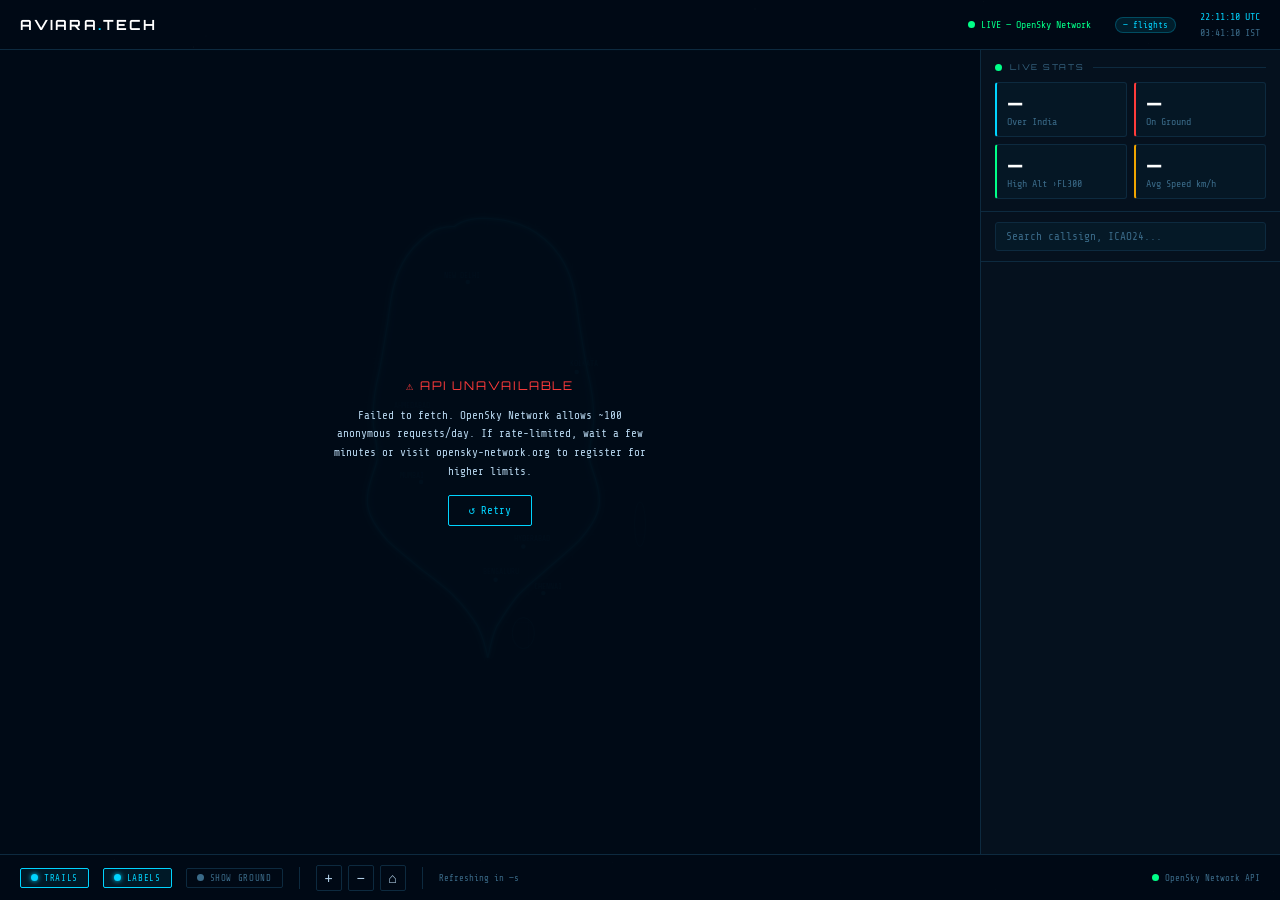
<file: aviara-india.html>
<!DOCTYPE html>
<html lang="en">
<head>
<meta charset="UTF-8">
<meta name="viewport" content="width=device-width, initial-scale=1.0">
<title>AVIARA.TECH — Real-Time India Flight Tracker</title>
<link href="https://fonts.googleapis.com/css2?family=Orbitron:wght@400;600;700;900&family=Rajdhani:wght@300;400;500;600&family=Share+Tech+Mono&display=swap" rel="stylesheet">
<style>
*{margin:0;padding:0;box-sizing:border-box}
:root{
  --bg:#010d1a;
  --bg2:#020f1f;
  --panel:#05111e;
  --border:#0d2a3f;
  --blue:#00d4ff;
  --blue2:#0077aa;
  --blue3:#003355;
  --gold:#f0a500;
  --red:#ff3b3b;
  --green:#00ff88;
  --yellow:#ffd700;
  --text:#b8d8f0;
  --muted:#3a6a88;
  --font-d:'Orbitron',monospace;
  --font-b:'Rajdhani',sans-serif;
  --font-m:'Share Tech Mono',monospace;
}
html,body{width:100%;height:100%;overflow:hidden;background:var(--bg);color:var(--text);font-family:var(--font-b)}

/* ── STARS ── */
#stars-bg{position:fixed;inset:0;pointer-events:none;z-index:0}
.star{position:absolute;border-radius:50%;background:#fff;animation:tw var(--d) ease-in-out infinite var(--dl)}
@keyframes tw{0%,100%{opacity:.08}50%{opacity:.6}}

/* ── LAYOUT ── */
#shell{display:grid;grid-template-rows:50px 1fr 46px;grid-template-columns:1fr 300px;height:100vh;position:relative;z-index:1}

/* ── NAV ── */
nav{grid-column:1/-1;background:rgba(1,10,22,.95);border-bottom:1px solid var(--border);display:flex;align-items:center;padding:0 20px;gap:24px;backdrop-filter:blur(10px);z-index:200}
.logo{font-family:var(--font-d);font-size:14px;font-weight:700;color:#fff;letter-spacing:.15em;margin-right:auto;white-space:nowrap}
.logo em{color:var(--blue);font-style:normal}
.nav-pill{font-family:var(--font-m);font-size:10px;padding:4px 10px;border:1px solid var(--border);border-radius:2px;color:var(--muted);cursor:pointer;transition:all .2s;text-transform:uppercase;letter-spacing:.08em}
.nav-pill:hover,.nav-pill.on{border-color:var(--blue);color:var(--blue);background:rgba(0,212,255,.06)}
.status-chip{display:flex;align-items:center;gap:6px;font-family:var(--font-m);font-size:10px}
.live-dot{width:7px;height:7px;border-radius:50%;background:var(--green);animation:lb .9s ease-in-out infinite;flex-shrink:0}
@keyframes lb{0%,100%{opacity:1;box-shadow:0 0 4px var(--green)}50%{opacity:.2;box-shadow:none}}
.clocks{font-family:var(--font-m);font-size:10px;color:var(--muted);line-height:1.6;text-align:right}
.clocks span{display:block;color:var(--blue)}

/* ── MAP ── */
#map-wrap{position:relative;overflow:hidden;background:var(--bg2)}
#map-wrap::before{content:'';position:absolute;inset:0;background-image:linear-gradient(rgba(0,212,255,.035) 1px,transparent 1px),linear-gradient(90deg,rgba(0,212,255,.035) 1px,transparent 1px);background-size:44px 44px;z-index:1;pointer-events:none}

/* scan line */
.scan-line{position:absolute;left:0;right:0;height:1px;background:linear-gradient(90deg,transparent 0%,rgba(0,212,255,.25) 40%,rgba(0,212,255,.5) 50%,rgba(0,212,255,.25) 60%,transparent 100%);z-index:8;pointer-events:none;animation:scan 10s linear infinite}
@keyframes scan{0%{top:-2px}100%{top:100%}}

/* India glow */
.india-glow{position:absolute;left:50%;top:50%;transform:translate(-50%,-50%);width:500px;height:580px;background:radial-gradient(ellipse,rgba(0,100,160,.1) 0%,transparent 70%);z-index:2;pointer-events:none}

/* India SVG */
#india-map{position:absolute;left:50%;top:50%;transform:translate(-50%,-50%);z-index:3;width:400px;height:auto;transition:transform .3s ease;animation:mapIn 1.6s cubic-bezier(.16,1,.3,1) both}
@keyframes mapIn{from{opacity:0;transform:translate(-50%,-50%) scale(.85)}to{opacity:1;transform:translate(-50%,-50%) scale(1)}}

/* flight canvas */
#fc{position:absolute;inset:0;z-index:5;pointer-events:none}

/* ── PLANE MARKERS ── */
.plane-marker{position:absolute;z-index:6;transform:translate(-50%,-50%);cursor:pointer;transition:transform .15s}
.plane-marker:hover{z-index:50}
.plane-icon{font-size:14px;line-height:1;filter:drop-shadow(0 0 4px var(--blue));transition:filter .2s}
.plane-marker:hover .plane-icon{filter:drop-shadow(0 0 8px var(--gold))}
.plane-trail{position:absolute;width:24px;height:2px;background:linear-gradient(90deg,transparent,rgba(0,212,255,.5));transform-origin:right center;z-index:-1}

/* tooltip */
.ftt{position:fixed;background:rgba(1,12,24,.97);border:1px solid rgba(0,212,255,.4);border-radius:4px;padding:12px 14px;z-index:999;pointer-events:none;display:none;min-width:200px;box-shadow:0 0 24px rgba(0,212,255,.15);font-family:var(--font-b)}
.ftt-callsign{font-family:var(--font-d);font-size:12px;color:var(--blue);letter-spacing:.12em;margin-bottom:8px}
.ftt-row{display:flex;justify-content:space-between;gap:20px;margin:3px 0;font-size:11px}
.ftt-l{color:var(--muted)}
.ftt-v{color:#fff;font-family:var(--font-m)}

/* ── PANEL ── */
#panel{background:var(--panel);border-left:1px solid var(--border);display:flex;flex-direction:column;overflow:hidden}
.ps{border-bottom:1px solid var(--border);padding:12px 14px;flex-shrink:0}
.pt{font-family:var(--font-d);font-size:8px;letter-spacing:.22em;color:var(--muted);text-transform:uppercase;margin-bottom:10px;display:flex;align-items:center;gap:8px}
.pt::after{content:'';flex:1;height:1px;background:var(--border)}

/* stats */
.sg{display:grid;grid-template-columns:1fr 1fr;gap:7px}
.sc{background:rgba(0,212,255,.03);border:1px solid var(--border);border-radius:3px;padding:9px 10px;border-left:2px solid}
.sc.bl{border-left-color:var(--blue)}
.sc.gd{border-left-color:var(--gold)}
.sc.rd{border-left-color:var(--red)}
.sc.gr{border-left-color:var(--green)}
.sc-n{font-family:var(--font-d);font-size:20px;font-weight:700;color:#fff;line-height:1.1}
.sc-l{font-size:10px;color:var(--muted);font-family:var(--font-m);margin-top:2px}

/* flight list */
#fl-list-wrap{flex:1;overflow-y:auto;overflow-x:hidden}
#fl-list-wrap::-webkit-scrollbar{width:3px}
#fl-list-wrap::-webkit-scrollbar-thumb{background:var(--border)}
.fl-item{padding:8px 14px;border-bottom:1px solid rgba(13,42,63,.4);cursor:pointer;transition:background .15s;display:grid;grid-template-columns:auto 1fr auto;gap:8px;align-items:center}
.fl-item:hover{background:rgba(0,212,255,.05)}
.fl-item.selected{background:rgba(0,212,255,.08);border-left:2px solid var(--blue)}
.fl-callsign{font-family:var(--font-m);font-size:11px;color:var(--blue);font-weight:600}
.fl-route{font-size:10px;color:var(--text);font-family:var(--font-m)}
.fl-alt{font-size:10px;color:var(--muted);font-family:var(--font-m);text-align:right}
.fl-speed{font-size:9px;color:var(--muted);font-family:var(--font-m);text-align:right}
.fl-dot{width:7px;height:7px;border-radius:50%;flex-shrink:0}

/* search */
.search-wrap{padding:10px 14px;border-bottom:1px solid var(--border);flex-shrink:0}
.search-input{width:100%;background:rgba(0,212,255,.04);border:1px solid var(--border);border-radius:3px;padding:7px 10px;color:var(--text);font-family:var(--font-m);font-size:11px;outline:none;transition:border .2s}
.search-input::placeholder{color:var(--muted)}
.search-input:focus{border-color:rgba(0,212,255,.4)}

/* ── BOTTOM ── */
#bottom{grid-column:1/-1;background:rgba(1,10,22,.95);border-top:1px solid var(--border);display:flex;align-items:center;padding:0 20px;gap:14px;backdrop-filter:blur(10px)}
.cb{display:flex;align-items:center;gap:6px;padding:4px 10px;border:1px solid var(--border);border-radius:2px;background:transparent;color:var(--muted);font-family:var(--font-m);font-size:9px;cursor:pointer;transition:all .2s;text-transform:uppercase;letter-spacing:.07em}
.cb:hover{border-color:var(--blue);color:var(--blue);background:rgba(0,212,255,.05)}
.cb.on{border-color:var(--blue);color:var(--blue);background:rgba(0,212,255,.08)}
.cb-dot{width:7px;height:7px;border-radius:50%;flex-shrink:0}
.cb-dot.on{background:var(--blue);box-shadow:0 0 5px var(--blue)}
.cb-dot.off{background:var(--muted)}
.sep{width:1px;height:22px;background:var(--border);margin:0 2px}
.api-status{display:flex;align-items:center;gap:6px;font-family:var(--font-m);font-size:9px;margin-left:auto}
#refresh-info{color:var(--muted);font-size:9px;font-family:var(--font-m)}
.zbtn{width:26px;height:26px;border:1px solid var(--border);border-radius:2px;background:transparent;color:var(--text);font-size:14px;cursor:pointer;display:flex;align-items:center;justify-content:center;transition:all .2s}
.zbtn:hover{border-color:var(--blue);color:var(--blue)}

/* loading overlay */
#loading{position:absolute;inset:0;background:rgba(1,10,22,.9);z-index:100;display:flex;flex-direction:column;align-items:center;justify-content:center;gap:16px}
#loading.hidden{display:none}
.ld-title{font-family:var(--font-d);font-size:13px;color:var(--blue);letter-spacing:.2em}
.ld-bar{width:200px;height:3px;background:var(--border);border-radius:2px;overflow:hidden}
.ld-fill{height:100%;background:var(--blue);animation:ldAnim 1.5s ease-in-out infinite}
@keyframes ldAnim{0%{width:0;margin-left:0}50%{width:60%;margin-left:20%}100%{width:0;margin-left:100%}}
.ld-sub{font-family:var(--font-m);font-size:10px;color:var(--muted)}

/* error box */
#err-box{position:absolute;inset:0;background:rgba(1,10,22,.95);z-index:100;display:none;flex-direction:column;align-items:center;justify-content:center;gap:14px;text-align:center;padding:30px}
.err-title{font-family:var(--font-d);font-size:12px;color:var(--red);letter-spacing:.15em}
.err-body{font-family:var(--font-m);font-size:11px;color:var(--text);max-width:320px;line-height:1.7}
.err-btn{padding:8px 20px;border:1px solid var(--blue);border-radius:2px;background:transparent;color:var(--blue);font-family:var(--font-m);font-size:11px;cursor:pointer;transition:all .2s}
.err-btn:hover{background:rgba(0,212,255,.1)}

/* count badge */
.count-badge{font-family:var(--font-m);font-size:9px;padding:2px 7px;background:rgba(0,212,255,.1);border:1px solid rgba(0,212,255,.25);border-radius:10px;color:var(--blue)}
</style>
</head>
<body>

<div id="stars-bg"></div>

<div id="shell">

  <!-- NAV -->
  <nav>
    <div class="logo">AVIARA<em>.</em>TECH</div>
    <div class="status-chip">
      <div class="live-dot" id="live-dot"></div>
      <span style="font-family:var(--font-m);font-size:10px;color:var(--green)" id="live-label">LIVE — OpenSky Network</span>
    </div>
    <span class="count-badge" id="total-badge">— flights</span>
    <div class="clocks">
      <span id="utc-t">00:00:00 UTC</span>
      <span id="ist-t" style="color:var(--muted)">00:00:00 IST</span>
    </div>
  </nav>

  <!-- MAP -->
  <div id="map-wrap">
    <div class="scan-line"></div>
    <div class="india-glow"></div>

    <!-- India SVG outline -->
    <svg id="india-map" viewBox="0 0 360 450" xmlns="http://www.w3.org/2000/svg">
      <defs>
        <filter id="glow"><feGaussianBlur stdDeviation="3" result="b"/><feMerge><feMergeNode in="b"/><feMergeNode in="SourceGraphic"/></feMerge></filter>
        <filter id="glow2"><feGaussianBlur stdDeviation="5" result="b"/><feMerge><feMergeNode in="b"/><feMergeNode in="SourceGraphic"/></feMerge></filter>
      </defs>
      <!-- Mainland India – simplified outline -->
      <path id="india-path"
        d="M148,22 C155,16 168,14 180,15 C195,16 210,20 222,28
           C234,36 244,48 250,62 C256,76 258,92 260,108
           C263,125 265,140 268,154 C272,170 274,185 273,200
           C272,212 268,222 270,234 C274,248 280,260 278,274
           C276,286 268,296 260,305 C252,313 243,320 234,328
           C225,336 215,344 206,353 C198,362 192,372 186,382
           C182,390 180,400 178,410 C176,400 173,390 169,382
           C163,372 155,362 146,353 C136,344 125,336 115,328
           C106,320 96,313 88,305 C80,296 72,286 70,274
           C68,260 74,248 78,234 C80,222 76,212 75,200
           C74,185 76,170 80,154 C83,140 85,125 88,108
           C90,92 92,76 98,62 C104,48 114,36 126,28
           C133,23 141,22 148,22 Z"
        fill="rgba(0,40,70,0.4)" stroke="rgba(0,212,255,0.55)" stroke-width="1.2" filter="url(#glow)"/>
      <!-- glow rim -->
      <path d="M148,22 C155,16 168,14 180,15 C195,16 210,20 222,28 C234,36 244,48 250,62 C256,76 258,92 260,108 C263,125 265,140 268,154 C272,170 274,185 273,200 C272,212 268,222 270,234 C274,248 280,260 278,274 C276,286 268,296 260,305 C252,313 243,320 234,328 C225,336 215,344 206,353 C198,362 192,372 186,382 C182,390 180,400 178,410 C176,400 173,390 169,382 C163,372 155,362 146,353 C136,344 125,336 115,328 C106,320 96,313 88,305 C80,296 72,286 70,274 C68,260 74,248 78,234 C80,222 76,212 75,200 C74,185 76,170 80,154 C83,140 85,125 88,108 C90,92 92,76 98,62 C104,48 114,36 126,28 C133,23 141,22 148,22 Z"
        fill="none" stroke="rgba(0,212,255,0.2)" stroke-width="4" filter="url(#glow2)"/>
      <!-- Sri Lanka -->
      <ellipse cx="210" cy="388" rx="10" ry="14" fill="rgba(0,40,70,.35)" stroke="rgba(0,212,255,.3)" stroke-width="0.8"/>
      <!-- Andaman -->
      <ellipse cx="315" cy="290" rx="5" ry="20" fill="rgba(0,40,70,.3)" stroke="rgba(0,212,255,.25)" stroke-width="0.7"/>
      <!-- state lines (subtle) -->
      <line x1="75" y1="145" x2="275" y2="145" stroke="rgba(0,212,255,.05)" stroke-width="1"/>
      <line x1="75" y1="195" x2="275" y2="195" stroke="rgba(0,212,255,.05)" stroke-width="1"/>
      <line x1="75" y1="250" x2="278" y2="250" stroke="rgba(0,212,255,.05)" stroke-width="1"/>
      <line x1="178" y1="14" x2="178" y2="415" stroke="rgba(0,212,255,.05)" stroke-width="1"/>
      <line x1="130" y1="14" x2="98" y2="280" stroke="rgba(0,212,255,.04)" stroke-width="1"/>
      <line x1="220" y1="14" x2="265" y2="280" stroke="rgba(0,212,255,.04)" stroke-width="1"/>
      <!-- city labels -->
      <text x="155" y="68" fill="rgba(0,212,255,.45)" font-family="'Share Tech Mono'" font-size="7" text-anchor="middle">NEW DELHI</text>
      <circle cx="160" cy="72" r="2" fill="rgba(0,212,255,.5)"/>
      <text x="110" y="248" fill="rgba(0,212,255,.4)" font-family="'Share Tech Mono'" font-size="7" text-anchor="middle">MUMBAI</text>
      <circle cx="118" cy="252" r="2" fill="rgba(0,212,255,.5)"/>
      <text x="190" y="335" fill="rgba(0,212,255,.4)" font-family="'Share Tech Mono'" font-size="7" text-anchor="middle">BENGALURU</text>
      <circle cx="185" cy="340" r="2" fill="rgba(0,212,255,.5)"/>
      <text x="218" y="305" fill="rgba(0,212,255,.4)" font-family="'Share Tech Mono'" font-size="7" text-anchor="middle">HYDERABAD</text>
      <circle cx="210" cy="310" r="2" fill="rgba(0,212,255,.5)"/>
      <text x="232" y="348" fill="rgba(0,212,255,.4)" font-family="'Share Tech Mono'" font-size="7" text-anchor="middle">CHENNAI</text>
      <circle cx="228" cy="352" r="2" fill="rgba(0,212,255,.5)"/>
      <text x="265" y="148" fill="rgba(0,212,255,.4)" font-family="'Share Tech Mono'" font-size="7" text-anchor="middle">KOLKATA</text>
      <circle cx="258" cy="153" r="2" fill="rgba(0,212,255,.5)"/>
      <text x="110" y="185" fill="rgba(0,212,255,.35)" font-family="'Share Tech Mono'" font-size="7" text-anchor="middle">AHMEDABAD</text>
      <circle cx="118" cy="188" r="2" fill="rgba(0,212,255,.4)"/>
    </svg>

    <!-- flight markers container -->
    <div id="markers-container" style="position:absolute;inset:0;z-index:6;pointer-events:none"></div>

    <!-- canvas for trails -->
    <canvas id="fc"></canvas>

    <!-- tooltip -->
    <div class="ftt" id="ftt">
      <div class="ftt-callsign" id="ftt-cs">—</div>
      <div class="ftt-row"><span class="ftt-l">Origin</span><span class="ftt-v" id="ftt-orig">—</span></div>
      <div class="ftt-row"><span class="ftt-l">Destination</span><span class="ftt-v" id="ftt-dest">—</span></div>
      <div class="ftt-row"><span class="ftt-l">Altitude</span><span class="ftt-v" id="ftt-alt">—</span></div>
      <div class="ftt-row"><span class="ftt-l">Speed</span><span class="ftt-v" id="ftt-spd">—</span></div>
      <div class="ftt-row"><span class="ftt-l">Heading</span><span class="ftt-v" id="ftt-hdg">—</span></div>
      <div class="ftt-row"><span class="ftt-l">Country</span><span class="ftt-v" id="ftt-ctr">—</span></div>
      <div class="ftt-row"><span class="ftt-l">ICAO24</span><span class="ftt-v" id="ftt-icao">—</span></div>
    </div>

    <!-- loading -->
    <div id="loading">
      <div class="ld-title">CONNECTING TO OPENSKY</div>
      <div class="ld-bar"><div class="ld-fill"></div></div>
      <div class="ld-sub" id="ld-sub">Fetching live ADS-B data over India...</div>
    </div>

    <!-- error -->
    <div id="err-box">
      <div class="err-title">⚠ API UNAVAILABLE</div>
      <div class="err-body" id="err-body">Could not reach OpenSky Network. The API has rate limits (100 req/day anonymous). Try again in a moment or enable credentials.</div>
      <button class="err-btn" onclick="fetchFlights()">↺ Retry</button>
    </div>
  </div>

  <!-- PANEL -->
  <div id="panel">

    <!-- stats -->
    <div class="ps">
      <div class="pt"><div class="live-dot"></div>Live Stats</div>
      <div class="sg">
        <div class="sc bl"><div class="sc-n" id="s-total">—</div><div class="sc-l">Over India</div></div>
        <div class="sc rd"><div class="sc-n" id="s-ground">—</div><div class="sc-l">On Ground</div></div>
        <div class="sc gr"><div class="sc-n" id="s-high">—</div><div class="sc-l">High Alt ›FL300</div></div>
        <div class="sc gd"><div class="sc-n" id="s-avg">—</div><div class="sc-l">Avg Speed km/h</div></div>
      </div>
    </div>

    <!-- search -->
    <div class="search-wrap">
      <input class="search-input" id="search" placeholder="Search callsign, ICAO24..." oninput="filterList()">
    </div>

    <!-- list -->
    <div id="fl-list-wrap">
      <div id="fl-list" style="padding:0"></div>
    </div>

  </div>

  <!-- BOTTOM BAR -->
  <div id="bottom">
    <button class="cb on" id="btn-trails" onclick="toggleTrails(this)">
      <div class="cb-dot on" id="dot-trails"></div>Trails
    </button>
    <button class="cb on" id="btn-labels" onclick="toggleLabels(this)">
      <div class="cb-dot on" id="dot-labels"></div>Labels
    </button>
    <button class="cb" id="btn-ground" onclick="toggleGround(this)">
      <div class="cb-dot off" id="dot-ground"></div>Show Ground
    </button>
    <div class="sep"></div>
    <div style="display:flex;align-items:center;gap:6px">
      <button class="zbtn" onclick="zoomMap(1.12)">+</button>
      <button class="zbtn" onclick="zoomMap(0.89)">−</button>
      <button class="zbtn" onclick="resetZoom()" title="Reset">⌂</button>
    </div>
    <div class="sep"></div>
    <span id="refresh-info" style="font-family:var(--font-m);font-size:9px;color:var(--muted)">Refreshing in —s</span>
    <div class="api-status" style="margin-left:auto">
      <div class="live-dot" id="api-dot"></div>
      <span style="font-family:var(--font-m);font-size:9px;color:var(--muted)">OpenSky Network API</span>
    </div>
  </div>

</div><!-- /shell -->

<div class="ftt" id="ftt" style="display:none"></div>

<script>
// ── STARS ──────────────────────────────────────────
const sb = document.getElementById('stars-bg');
for(let i=0;i<140;i++){
  const s=document.createElement('div');s.className='star';
  const sz=Math.random()*1.6+.4;
  s.style.cssText=`width:${sz}px;height:${sz}px;left:${Math.random()*100}%;top:${Math.random()*100}%;--d:${(Math.random()*4+2).toFixed(1)}s;--dl:${(Math.random()*6).toFixed(1)}s`;
  sb.appendChild(s);
}

// ── CLOCK ──────────────────────────────────────────
function tick(){
  const n=new Date(),p=v=>String(v).padStart(2,'0');
  document.getElementById('utc-t').textContent=`${p(n.getUTCHours())}:${p(n.getUTCMinutes())}:${p(n.getUTCSeconds())} UTC`;
  const ist=new Date(n.getTime()+5.5*3600000);
  document.getElementById('ist-t').textContent=`${p(ist.getUTCHours())}:${p(ist.getUTCMinutes())}:${p(ist.getUTCSeconds())} IST`;
}
tick();setInterval(tick,1000);

// ── INDIA BOUNDS (for OpenSky API) ────────────────
// India roughly: lat 6°N–37°N, lon 68°E–98°E
const BOUNDS={lamin:6,lamax:37,lomin:68,lomax:98};

// ── MAP PROJECTION ─────────────────────────────────
// Map the India SVG viewBox (0 0 360 450) from lat/lon
// lat: 37 → top~22px,  6 → bottom~410px
// lon: 68 → left~80px, 98 → right~285px
function latLonToSVGPercent(lat, lon) {
  // SVG viewBox is 360x450, India outline maps approximately:
  const svgW=360, svgH=450;
  const mapLeft=80, mapRight=285, mapTop=22, mapBottom=415;
  const x = mapLeft + (lon - 68) / (98 - 68) * (mapRight - mapLeft);
  const y = mapTop + (37 - lat) / (37 - 6) * (mapBottom - mapTop);
  // Convert to % of map-wrap
  return {xPct: x/svgW, yPct: y/svgH};
}

// ── STATE ──────────────────────────────────────────
let allFlights=[], filteredFlights=[], selectedIcao=null;
let showTrails=true, showLabels=true, showGround=false;
let mapScale=1, refreshCountdown=15;
let trailHistory={}; // icao24 → [{x,y}]
let refreshTimer=null, countdownTimer=null;

// ── CANVAS ────────────────────────────────────────
const fc = document.getElementById('fc');
let ctx;
function resizeCanvas(){
  const r=document.getElementById('map-wrap').getBoundingClientRect();
  fc.width=r.width; fc.height=r.height;
  ctx=fc.getContext('2d');
}
resizeCanvas();
window.addEventListener('resize',()=>{resizeCanvas();renderMarkers()});

// ── FETCH FLIGHTS ──────────────────────────────────
async function fetchFlights(){
  document.getElementById('loading').classList.remove('hidden');
  document.getElementById('err-box').style.display='none';

  const url=`https://opensky-network.org/api/states/all?lamin=${BOUNDS.lamin}&lomin=${BOUNDS.lomin}&lamax=${BOUNDS.lamax}&lomax=${BOUNDS.lomax}`;

  try{
    const res=await fetch(url,{signal:AbortSignal.timeout(12000)});
    if(!res.ok) throw new Error(`HTTP ${res.status}`);
    const data=await res.json();

    // states: [icao24,callsign,origin_country,time_pos,last_contact,lon,lat,baro_alt,on_ground,velocity,true_track,vert_rate,sensors,geo_alt,squawk,spi,position_source]
    const states=data.states||[];
    allFlights=states.map(s=>({
      icao24:   s[0]?.trim()||'',
      callsign: s[1]?.trim()||'N/A',
      country:  s[2]||'Unknown',
      lon:      s[5],
      lat:      s[6],
      baroAlt:  s[7],   // metres
      onGround: s[8],
      velocity: s[9],   // m/s
      heading:  s[10],
      vertRate: s[11],
      geoAlt:   s[13],
    })).filter(f=>f.lat!=null&&f.lon!=null);

    document.getElementById('loading').classList.add('hidden');
    updateStats();
    applyFilter();
    renderMarkers();
    renderList();
    startCountdown();
  } catch(e){
    console.error(e);
    document.getElementById('loading').classList.add('hidden');
    document.getElementById('err-box').style.display='flex';
    document.getElementById('err-body').textContent=
      `${e.message}. OpenSky Network allows ~100 anonymous requests/day. If rate-limited, wait a few minutes or visit opensky-network.org to register for higher limits.`;
  }
}

function applyFilter(){
  const q=document.getElementById('search').value.toLowerCase().trim();
  filteredFlights=allFlights.filter(f=>{
    if(!showGround&&f.onGround)return false;
    if(!q)return true;
    return f.callsign.toLowerCase().includes(q)||f.icao24.toLowerCase().includes(q)||f.country.toLowerCase().includes(q);
  });
}
function filterList(){applyFilter();renderMarkers();renderList()}

// ── STATS ──────────────────────────────────────────
function updateStats(){
  const visible=allFlights.filter(f=>showGround||!f.onGround);
  const airborne=allFlights.filter(f=>!f.onGround);
  const ground=allFlights.filter(f=>f.onGround);
  const highAlt=airborne.filter(f=>(f.baroAlt||0)>9144); // FL300 = 9144m
  const speeds=airborne.filter(f=>f.velocity).map(f=>Math.round((f.velocity||0)*3.6));
  const avgSpd=speeds.length?Math.round(speeds.reduce((a,b)=>a+b,0)/speeds.length):0;

  document.getElementById('s-total').textContent=airborne.length;
  document.getElementById('s-ground').textContent=ground.length;
  document.getElementById('s-high').textContent=highAlt.length;
  document.getElementById('s-avg').textContent=avgSpd||'—';
  document.getElementById('total-badge').textContent=`${visible.length} flights`;
}

// ── MARKERS ───────────────────────────────────────
function renderMarkers(){
  const wrap=document.getElementById('markers-container');
  const mapEl=document.getElementById('map-wrap');
  const rect=mapEl.getBoundingClientRect();

  // clear old
  wrap.innerHTML='';
  if(ctx)ctx.clearRect(0,0,fc.width,fc.height);

  filteredFlights.forEach(f=>{
    if(!f.lat||!f.lon)return;
    const {xPct,yPct}=latLonToSVGPercent(f.lat,f.lon);
    const px=xPct*rect.width, py=yPct*rect.height;

    // Trail
    if(showTrails){
      if(!trailHistory[f.icao24])trailHistory[f.icao24]=[];
      const hist=trailHistory[f.icao24];
      hist.push({x:px,y:py});
      if(hist.length>12)hist.shift();
      if(hist.length>1&&ctx){
        ctx.beginPath();
        ctx.moveTo(hist[0].x,hist[0].y);
        for(let i=1;i<hist.length;i++){
          const alpha=i/hist.length*0.5;
          ctx.strokeStyle=`rgba(0,212,255,${alpha})`;
          ctx.lineWidth=1;
          ctx.lineTo(hist[i].x,hist[i].y);
        }
        ctx.stroke();
      }
    }

    // Marker
    const marker=document.createElement('div');
    marker.className='plane-marker';
    marker.style.left=px+'px';
    marker.style.top=py+'px';
    marker.style.pointerEvents='auto';

    const hdg=f.heading||0;
    const alt=f.baroAlt||0;
    const color=f.onGround?'#888':alt>9144?'#00d4ff':alt>4572?'#f0a500':'#00ff88';

    marker.innerHTML=`<div class="plane-icon" style="transform:rotate(${hdg-45}deg);color:${color};font-size:${f.onGround?10:13}px">✈</div>
    ${showLabels?`<div style="position:absolute;left:14px;top:-2px;font-family:var(--font-m);font-size:8px;color:${color};white-space:nowrap;opacity:.8">${f.callsign}</div>`:''}`;

    marker.addEventListener('mouseenter',e=>showTip(e,f));
    marker.addEventListener('mouseleave',hideTip);
    marker.addEventListener('mousemove',moveTip);
    marker.addEventListener('click',()=>selectFlight(f.icao24));
    if(f.icao24===selectedIcao)marker.style.zIndex='50';
    wrap.appendChild(marker);
  });
}

// ── LIST ──────────────────────────────────────────
function renderList(){
  const list=document.getElementById('fl-list');
  const sorted=[...filteredFlights].sort((a,b)=>(b.velocity||0)-(a.velocity||0));
  list.innerHTML=sorted.slice(0,120).map(f=>{
    const alt=f.baroAlt?Math.round(f.baroAlt*3.281/100)*100+' ft':'Ground';
    const spd=f.velocity?Math.round(f.velocity*3.6)+' km/h':'—';
    const color=f.onGround?'#666':f.baroAlt>9144?'var(--blue)':'var(--green)';
    return`<div class="fl-item${f.icao24===selectedIcao?' selected':''}" onclick="selectFlight('${f.icao24}')">
      <div class="fl-dot" style="background:${color};box-shadow:0 0 5px ${color}"></div>
      <div>
        <div class="fl-callsign">${f.callsign||'—'}</div>
        <div class="fl-route" style="color:var(--muted)">${f.country}</div>
      </div>
      <div>
        <div class="fl-alt">${alt}</div>
        <div class="fl-speed">${spd}</div>
      </div>
    </div>`;
  }).join('');
}

function selectFlight(icao24){
  selectedIcao=icao24===selectedIcao?null:icao24;
  renderMarkers();renderList();
}

// ── TOOLTIP ───────────────────────────────────────
const tt=document.getElementById('ftt');
function showTip(e,f){
  document.getElementById('ftt-cs').textContent=f.callsign||f.icao24;
  document.getElementById('ftt-orig').textContent=f.country;
  document.getElementById('ftt-dest').textContent='—';
  document.getElementById('ftt-alt').textContent=f.baroAlt?Math.round(f.baroAlt*3.281).toLocaleString()+' ft':'On Ground';
  document.getElementById('ftt-spd').textContent=f.velocity?Math.round(f.velocity*3.6)+' km/h':'—';
  document.getElementById('ftt-hdg').textContent=f.heading!=null?Math.round(f.heading)+'°':'—';
  document.getElementById('ftt-ctr').textContent=f.country;
  document.getElementById('ftt-icao').textContent=f.icao24.toUpperCase();
  tt.style.display='block';
  moveTip(e);
}
function moveTip(e){tt.style.left=(e.clientX+14)+'px';tt.style.top=(e.clientY-10)+'px'}
function hideTip(){tt.style.display='none'}

// ── TOGGLES ───────────────────────────────────────
function toggleTrails(btn){
  showTrails=!showTrails;
  btn.classList.toggle('on',showTrails);
  document.getElementById('dot-trails').className='cb-dot '+(showTrails?'on':'off');
  if(!showTrails&&ctx)ctx.clearRect(0,0,fc.width,fc.height);
}
function toggleLabels(btn){
  showLabels=!showLabels;
  btn.classList.toggle('on',showLabels);
  document.getElementById('dot-labels').className='cb-dot '+(showLabels?'on':'off');
  renderMarkers();
}
function toggleGround(btn){
  showGround=!showGround;
  btn.classList.toggle('on',showGround);
  document.getElementById('dot-ground').className='cb-dot '+(showGround?'on':'off');
  applyFilter();renderMarkers();renderList();updateStats();
}

// ── ZOOM ──────────────────────────────────────────
const indMap=document.getElementById('india-map');
function zoomMap(f){
  mapScale=Math.min(2.5,Math.max(0.6,mapScale*f));
  indMap.style.transform=`translate(-50%,-50%) scale(${mapScale})`;
}
function resetZoom(){mapScale=1;indMap.style.transform='translate(-50%,-50%) scale(1)'}

// ── COUNTDOWN & AUTO-REFRESH ──────────────────────
const REFRESH_INTERVAL=15; // seconds (OpenSky updates ~every 10s)
function startCountdown(){
  clearInterval(countdownTimer);
  refreshCountdown=REFRESH_INTERVAL;
  countdownTimer=setInterval(()=>{
    refreshCountdown--;
    document.getElementById('refresh-info').textContent=`Refresh in ${refreshCountdown}s`;
    if(refreshCountdown<=0){
      clearInterval(countdownTimer);
      document.getElementById('refresh-info').textContent='Refreshing...';
      fetchFlights();
    }
  },1000);
}

// ── INIT ──────────────────────────────────────────
fetchFlights();
</script>
</body>
</html>
</file>
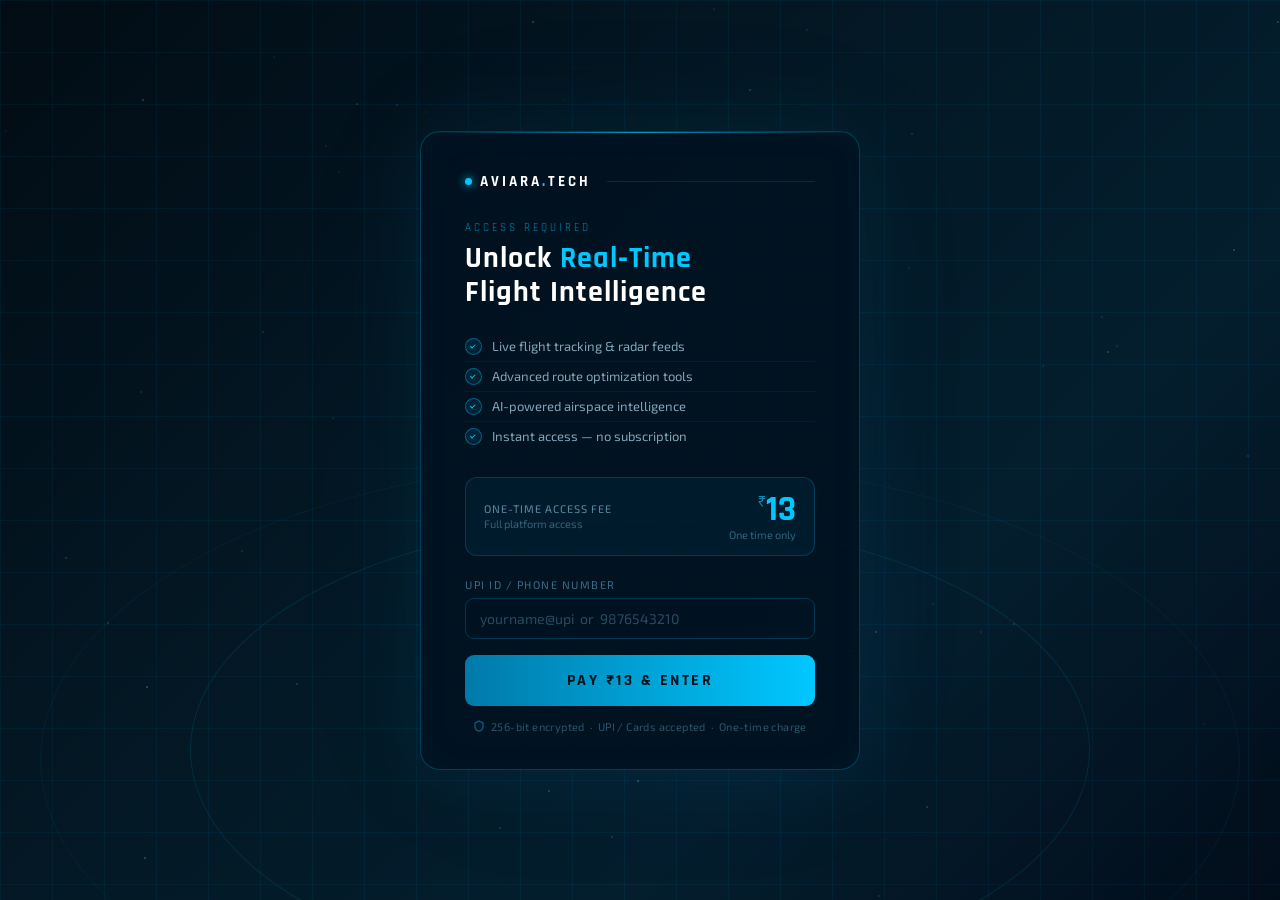
<file: Mainpaymentcard.html>
<!DOCTYPE html>
<html lang="en">
<head>
  <meta charset="UTF-8" />
  <meta name="viewport" content="width=device-width, initial-scale=1.0"/>
  <title>Aviara.Tech — Access Required</title>
  <link href="https://fonts.googleapis.com/css2?family=Rajdhani:wght@400;500;600;700&family=Exo+2:wght@300;400;500&display=swap" rel="stylesheet"/>
  <style>
    *, *::before, *::after { box-sizing: border-box; margin: 0; padding: 0; }

    body {
      min-height: 100vh;
      display: flex; align-items: center; justify-content: center;
      background: linear-gradient(135deg, #020c14 0%, #031824 40%, #041e2e 70%, #020d1a 100%);
      font-family: 'Exo 2', sans-serif;
      position: relative; overflow: hidden;
    }

    .grid-bg {
      position: fixed; inset: 0; pointer-events: none; z-index: 0;
      background-image:
        linear-gradient(rgba(0,180,255,0.06) 1px, transparent 1px),
        linear-gradient(90deg, rgba(0,180,255,0.06) 1px, transparent 1px);
      background-size: 52px 52px;
    }

    .arc {
      position: fixed; bottom: -80px; left: 50%; transform: translateX(-50%);
      width: 900px; height: 460px;
      border: 1px solid rgba(0,195,255,0.13);
      border-radius: 50%; pointer-events: none; z-index: 0;
    }
    .arc2 {
      position: fixed; bottom: -160px; left: 50%; transform: translateX(-50%);
      width: 1200px; height: 600px;
      border: 1px solid rgba(0,195,255,0.06);
      border-radius: 50%; pointer-events: none; z-index: 0;
    }

    .stars {
      position: fixed; inset: 0; pointer-events: none; z-index: 0;
    }
    .star {
      position: absolute; width: 2px; height: 2px;
      background: rgba(160, 220, 255, 0.5); border-radius: 50%;
      animation: twinkle 3s infinite ease-in-out;
    }
    @keyframes twinkle {
      0%, 100% { opacity: 0.2; } 50% { opacity: 0.8; }
    }

    .card {
      position: relative; z-index: 2;
      background: rgba(2, 18, 32, 0.88);
      border: 1px solid rgba(0,195,255,0.25);
      border-radius: 20px;
      padding: 40px 44px 36px;
      width: 100%; max-width: 440px;
      margin: 24px;
      box-shadow:
        0 0 80px rgba(0,195,255,0.07),
        0 0 160px rgba(0,100,180,0.05),
        inset 0 0 40px rgba(0,195,255,0.03);
      animation: cardIn 0.6s ease both;
    }
    @keyframes cardIn {
      from { opacity: 0; transform: translateY(20px); }
      to   { opacity: 1; transform: translateY(0); }
    }
    .card::before {
      content: '';
      position: absolute; top: 0; left: 0; right: 0; height: 1px;
      background: linear-gradient(90deg, transparent, rgba(0,210,255,0.7), transparent);
      border-radius: 20px 20px 0 0;
    }

    /* ── Logo ── */
    .logo-row {
      display: flex; align-items: center; gap: 8px; margin-bottom: 30px;
    }
    .logo-dot {
      width: 7px; height: 7px; border-radius: 50%;
      background: #00c8ff; box-shadow: 0 0 10px #00c8ff;
    }
    .logo-text {
      font-family: 'Rajdhani', sans-serif;
      font-weight: 700; font-size: 15px; letter-spacing: 3px; color: #fff;
    }
    .logo-text span { color: #00c8ff; }
    .logo-divider { flex: 1; height: 1px; background: rgba(0,200,255,0.15); margin-left: 8px; }

    /* ── Header text ── */
    .headline {
      font-size: 11px; letter-spacing: 3px; text-transform: uppercase;
      color: rgba(0,200,255,0.65); margin-bottom: 6px;
      font-family: 'Rajdhani', sans-serif;
    }
    .access-title {
      font-family: 'Rajdhani', sans-serif;
      font-size: 30px; font-weight: 700; letter-spacing: 1px;
      color: #fff; margin-bottom: 22px; line-height: 1.15;
    }
    .access-title span { color: #00c8ff; }

    /* ── Feature list ── */
    .feature-list { list-style: none; margin-bottom: 26px; }
    .feature-list li {
      font-size: 13px; color: rgba(175,215,235,0.75);
      padding: 6px 0; display: flex; align-items: center; gap: 10px;
      border-bottom: 1px solid rgba(0,195,255,0.07);
    }
    .feature-list li:last-child { border-bottom: none; }
    .check {
      width: 17px; height: 17px; border-radius: 50%; flex-shrink: 0;
      background: rgba(0,195,255,0.1); border: 1px solid rgba(0,195,255,0.4);
      display: flex; align-items: center; justify-content: center;
    }
    .check::after {
      content: '';
      width: 5px; height: 3px;
      border-left: 1.5px solid #00c8ff;
      border-bottom: 1.5px solid #00c8ff;
      transform: rotate(-45deg) translateY(-1px);
    }

    /* ── Price box ── */
    .price-box {
      background: rgba(0,195,255,0.05);
      border: 1px solid rgba(0,195,255,0.2);
      border-radius: 12px; padding: 14px 18px;
      display: flex; align-items: center; justify-content: space-between;
      margin-bottom: 22px;
    }
    .price-label {
      font-size: 11px; color: rgba(145,200,225,0.65);
      letter-spacing: 1px; text-transform: uppercase; margin-bottom: 2px;
    }
    .price-sub { font-size: 11px; color: rgba(100,170,200,0.5); }
    .price-amount {
      font-family: 'Rajdhani', sans-serif;
      font-size: 36px; font-weight: 700; color: #00c8ff; line-height: 1;
    }
    .price-amount sup {
      font-size: 17px; vertical-align: super;
      color: rgba(0,200,255,0.7); font-weight: 500;
    }

    /* ── UPI input ── */
    .input-group { margin-bottom: 16px; }
    .input-label {
      display: block; font-size: 11px; letter-spacing: 1.5px;
      text-transform: uppercase; color: rgba(100,170,200,0.6); margin-bottom: 7px;
    }
    .upi-input {
      width: 100%;
      background: rgba(0,20,35,0.75);
      border: 1px solid rgba(0,195,255,0.2);
      border-radius: 9px; padding: 11px 14px;
      font-family: 'Exo 2', sans-serif; font-size: 14px;
      color: #b0d8ee; outline: none;
      transition: border-color 0.25s, box-shadow 0.25s;
    }
    .upi-input::placeholder { color: rgba(100,160,190,0.4); }
    .upi-input:focus {
      border-color: rgba(0,195,255,0.5);
      box-shadow: 0 0 0 3px rgba(0,195,255,0.07);
    }
    .upi-input.error { border-color: rgba(255,80,80,0.55); }
    .error-msg {
      font-size: 11px; color: rgba(255,100,100,0.8);
      margin-top: 5px; display: none;
    }
    .error-msg.show { display: block; }

    /* ── Pay button ── */
    .pay-btn {
      width: 100%;
      background: linear-gradient(90deg, #007aaa 0%, #00c8ff 50%, #007aaa 100%);
      background-size: 200% auto;
      border: none; border-radius: 9px;
      padding: 15px; cursor: pointer;
      font-family: 'Rajdhani', sans-serif;
      font-size: 16px; font-weight: 700; letter-spacing: 2.5px;
      color: #001520; text-transform: uppercase;
      transition: background-position 0.4s ease, box-shadow 0.25s;
      position: relative; overflow: hidden;
    }
    .pay-btn:hover {
      background-position: right center;
      box-shadow: 0 0 30px rgba(0,200,255,0.35);
    }
    .pay-btn:active { transform: scale(0.99); }
    .pay-btn:disabled { opacity: 0.7; cursor: not-allowed; pointer-events: none; }
    .pay-btn .spinner {
      display: inline-block; width: 14px; height: 14px;
      border: 2px solid rgba(0,20,40,0.4);
      border-top-color: #001520;
      border-radius: 50%;
      animation: spin 0.7s linear infinite;
      vertical-align: middle; margin-right: 8px;
    }
    @keyframes spin { to { transform: rotate(360deg); } }

    /* ── Secure row ── */
    .secure-row {
      display: flex; align-items: center; justify-content: center;
      gap: 6px; margin-top: 14px;
    }
    .secure-text { font-size: 11px; color: rgba(100,165,190,0.45); letter-spacing: 0.4px; }

    /* ── Success screen ── */
    #success-screen {
      display: none; text-align: center; padding: 8px 0;
      animation: fadeIn 0.5s ease both;
    }
    #success-screen.show { display: block; }
    @keyframes fadeIn { from { opacity: 0; transform: scale(0.96); } to { opacity: 1; transform: scale(1); } }

    .success-icon {
      width: 60px; height: 60px; border-radius: 50%;
      background: rgba(0,200,120,0.1); border: 1px solid rgba(0,200,120,0.4);
      display: flex; align-items: center; justify-content: center;
      margin: 0 auto 18px;
    }
    .success-title {
      font-family: 'Rajdhani', sans-serif;
      font-size: 24px; font-weight: 700; color: #00e896; margin-bottom: 6px;
    }
    .success-sub {
      font-size: 13px; color: rgba(140,210,185,0.7); margin-bottom: 28px;
    }
    .enter-btn {
      display: inline-block;
      background: rgba(0,200,120,0.1);
      border: 1px solid rgba(0,200,120,0.4);
      border-radius: 9px; padding: 13px 36px;
      font-family: 'Rajdhani', sans-serif;
      font-size: 15px; font-weight: 700; letter-spacing: 2px;
      color: #00e896; text-transform: uppercase; cursor: pointer;
      text-decoration: none;
      transition: background 0.2s, box-shadow 0.2s;
    }
    .enter-btn:hover {
      background: rgba(0,200,120,0.2);
      box-shadow: 0 0 20px rgba(0,220,130,0.2);
    }

    .card.paid { border-color: rgba(0,255,160,0.3); }
  </style>
</head>
<body>

  <div class="grid-bg"></div>
  <div class="arc"></div>
  <div class="arc2"></div>
  <div class="stars" id="stars"></div>

  <div class="card" id="card">

    <!-- ── Pay Screen ── -->
    <div id="pay-screen">
      <div class="logo-row">
        <div class="logo-dot"></div>
        <div class="logo-text">AVIARA<span>.</span>TECH</div>
        <div class="logo-divider"></div>
      </div>

      <div class="headline">Access Required</div>
      <div class="access-title">Unlock <span>Real&#8209;Time</span><br>Flight Intelligence</div>

      <ul class="feature-list">
        <li><div class="check"></div>Live flight tracking &amp; radar feeds</li>
        <li><div class="check"></div>Advanced route optimization tools</li>
        <li><div class="check"></div>AI-powered airspace intelligence</li>
        <li><div class="check"></div>Instant access — no subscription</li>
      </ul>

      <div class="price-box">
        <div>
          <div class="price-label">One-time Access Fee</div>
          <div class="price-sub">Full platform access</div>
        </div>
        <div style="text-align:right;">
          <div class="price-amount"><sup>₹</sup>13</div>
          <div class="price-sub">One time only</div>
        </div>
      </div>

      <div class="input-group">
        <label class="input-label" for="upiInput">UPI ID / Phone Number</label>
        <input class="upi-input" id="upiInput" type="text" placeholder="yourname@upi  or  9876543210" autocomplete="off"/>
        <div class="error-msg" id="errorMsg">Please enter a valid UPI ID or phone number.</div>
      </div>

      <button class="pay-btn" id="payBtn" onclick="handlePay()">
        Pay ₹13 &amp; Enter
      </button>

      <div class="secure-row">
        <svg width="12" height="12" fill="none" stroke="rgba(0,195,255,0.4)" stroke-width="1.5" viewBox="0 0 12 12">
          <path d="M6 1L2 3v3.5C2 9 4 11 6 11s4-2 4-4.5V3L6 1z"/>
        </svg>
        <span class="secure-text">256-bit encrypted &nbsp;·&nbsp; UPI / Cards accepted &nbsp;·&nbsp; One-time charge</span>
      </div>
    </div>

    <!-- ── Success Screen ── -->
    <div id="success-screen">
      <div class="success-icon">
        <svg width="28" height="28" fill="none" stroke="#00e896" stroke-width="2.5" viewBox="0 0 24 24">
          <polyline points="20 6 9 17 4 12"/>
        </svg>
      </div>
      <div class="success-title">Payment Successful</div>
      <div class="success-sub">₹13 received — welcome aboard, pilot.</div>
      <a class="enter-btn" href="index.html">Enter Aviara &rsaquo;</a>
      <!-- 
        Replace href="/index.html" with your actual homepage URL.
        For auto-redirect, use the JS below instead.
      -->
    </div>

  </div>

  <script>
    /* ── Scatter stars ── */
    const starsEl = document.getElementById('stars');
    for (let i = 0; i < 60; i++) {
      const s = document.createElement('div');
      s.className = 'star';
      s.style.cssText = `
        top: ${Math.random() * 100}%;
        left: ${Math.random() * 100}%;
        animation-delay: ${(Math.random() * 4).toFixed(2)}s;
        animation-duration: ${(2 + Math.random() * 3).toFixed(2)}s;
        opacity: ${(Math.random() * 0.5 + 0.1).toFixed(2)};
      `;
      starsEl.appendChild(s);
    }

    /* ── Payment handler ── */
    function handlePay() {
      const upiInput = document.getElementById('upiInput');
      const errorMsg = document.getElementById('errorMsg');
      const payBtn   = document.getElementById('payBtn');
      const val = upiInput.value.trim();

      /* Basic validation: UPI ID (contains @) or 10-digit phone */
      const isUPI   = /^[\w.\-+]+@[\w]+$/.test(val);
      const isPhone = /^[6-9]\d{9}$/.test(val);

      if (!val || (!isUPI && !isPhone)) {
        upiInput.classList.add('error');
        errorMsg.classList.add('show');
        upiInput.focus();
        return;
      }
      upiInput.classList.remove('error');
      errorMsg.classList.remove('show');

      /* Simulate processing */
      payBtn.disabled = true;
      payBtn.innerHTML = '<span class="spinner"></span> Processing…';

      setTimeout(() => {
        document.getElementById('pay-screen').style.display = 'none';
        const success = document.getElementById('success-screen');
        success.classList.add('show');
        document.getElementById('card').classList.add('paid');

        /*
          ── PRODUCTION: Redirect after success ──
          Uncomment & replace the URL with your homepage:

          setTimeout(() => { window.location.href = '/'; }, 2000);
        */
      }, 1800);
    }

    /* Allow Enter key to submit */
    document.getElementById('upiInput').addEventListener('keydown', function(e) {
      if (e.key === 'Enter') handlePay();
    });
  </script>

</body>
</html>
</file>
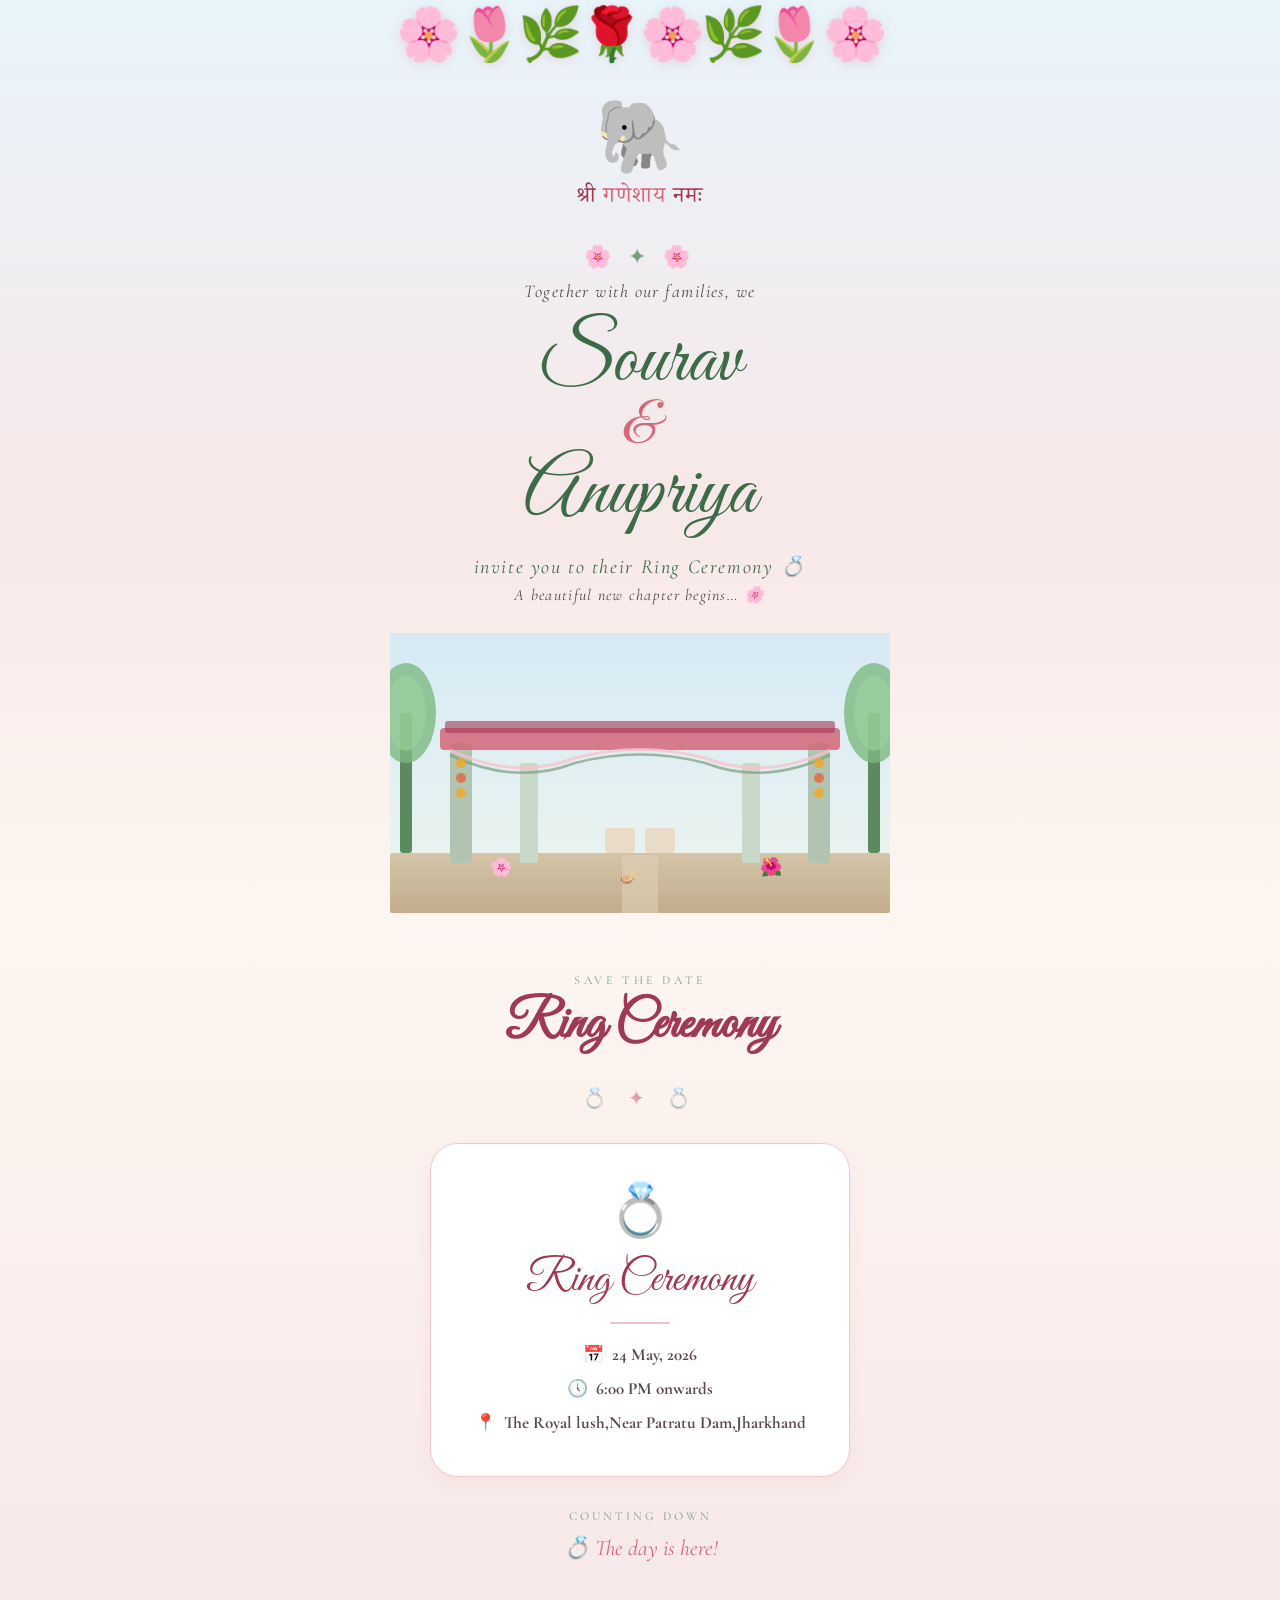
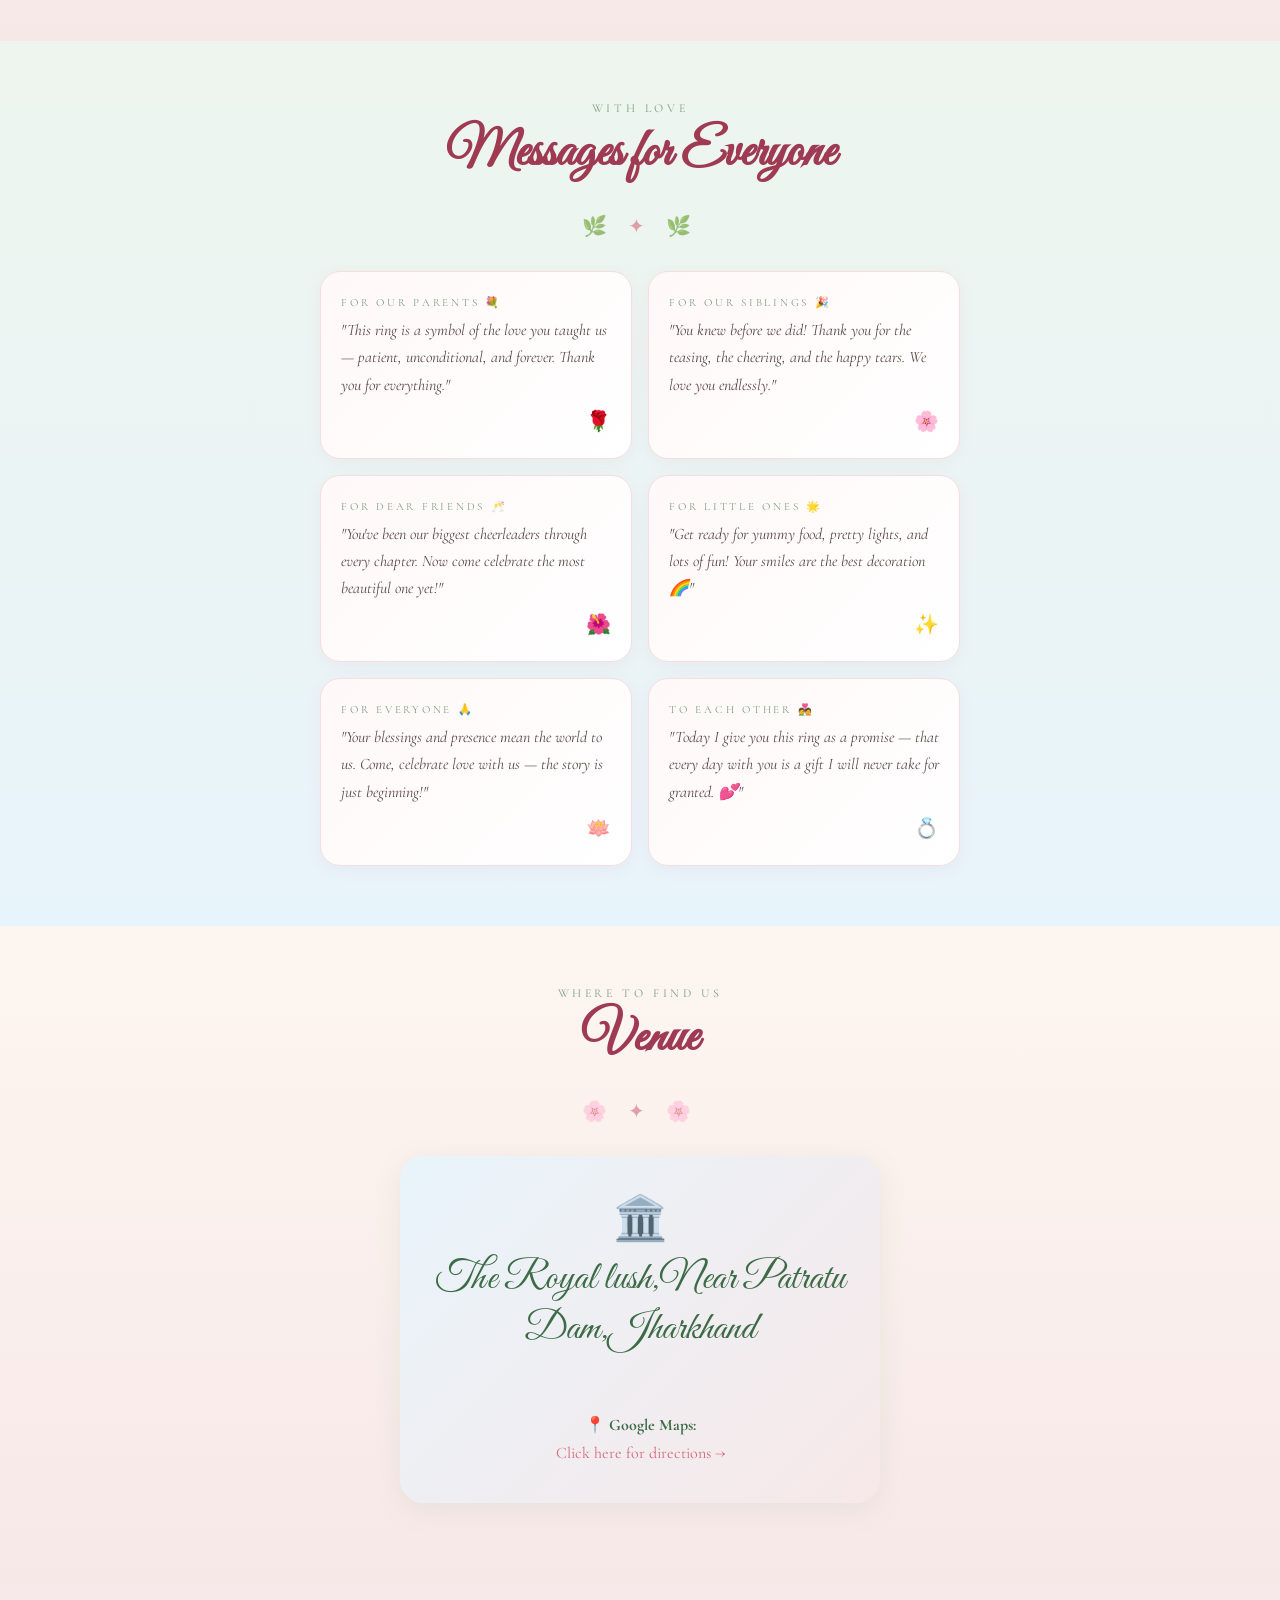
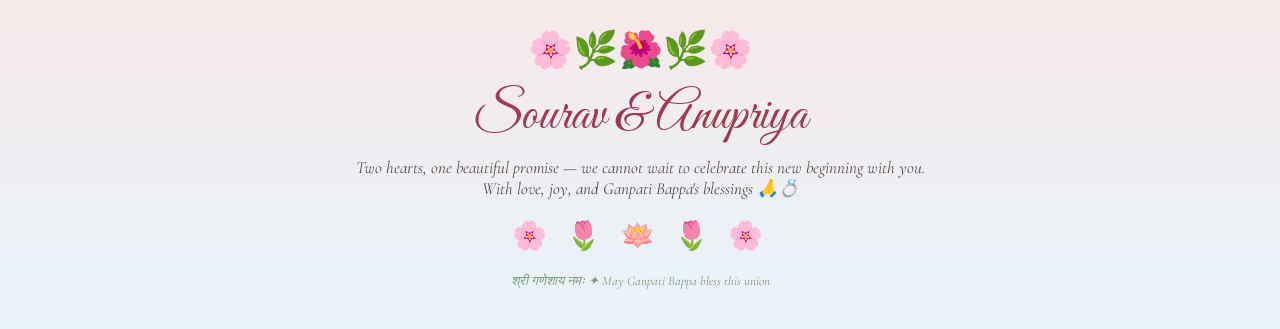
<file: marriage.html>
<!DOCTYPE html>
<html lang="en">
<head>
<meta charset="UTF-8">
<meta name="viewport" content="width=device-width, initial-scale=1.0">
<title>Sourav & Anupriya — Ring Ceremony Invitation</title>
<link href="https://fonts.googleapis.com/css2?family=Cormorant+Garamond:ital,wght@0,300;0,400;0,600;1,300;1,400&family=Great+Vibes&family=Noto+Serif+Devanagari:wght@400;600&display=swap" rel="stylesheet">
<style>
  :root {
    --blush: #f7e8e8;
    --rose: #d4687a;
    --deep-rose: #9e3a52;
    --sage: #7a9e7e;
    --deep-sage: #3d6b47;
    --gold: #c9a84c;
    --cream: #fdf6f0;
    --sky: #d6eaf5;
    --text-dark: #2c2c2c;
    --text-mid: #5a4a4a;
  }

  * { margin: 0; padding: 0; box-sizing: border-box; }

  html { scroll-behavior: smooth; }

  body {
    font-family: 'Cormorant Garamond', serif;
    background: var(--cream);
    color: var(--text-dark);
    overflow-x: hidden;
  }

  /* ── AUDIO PLAYER ── */
  .audio-bar {
    position: fixed;
    bottom: 24px;
    right: 24px;
    z-index: 999;
    background: white;
    border: 1.5px solid var(--rose);
    border-radius: 50px;
    padding: 10px 20px;
    display: flex;
    align-items: center;
    gap: 12px;
    box-shadow: 0 4px 20px rgba(212,104,122,0.2);
    cursor: pointer;
    transition: transform .2s;
  }
  .audio-bar:hover { transform: scale(1.04); }
  .audio-bar .note-icon { font-size: 18px; animation: bounce 1.6s infinite; }
  @keyframes bounce { 0%,100%{transform:translateY(0)} 50%{transform:translateY(-4px)} }
  .audio-bar span { font-size: 13px; color: var(--deep-rose); letter-spacing: .05em; }
  audio { display: none; }

  /* ── PETALS ── */
  .petals-wrap { position: fixed; top: 0; left: 0; width: 100%; height: 100%; pointer-events: none; z-index: 0; overflow: hidden; }
  .petal {
    position: absolute;
    top: -60px;
    font-size: 18px;
    animation: fallPetal linear infinite;
    opacity: 0.7;
  }
  @keyframes fallPetal {
    0%   { transform: translateY(0) rotate(0deg) translateX(0); opacity:.8; }
    100% { transform: translateY(110vh) rotate(360deg) translateX(30px); opacity:0; }
  }

  /* ── COVER PAGE ── */
  .cover {
    min-height: 100vh;
    background: linear-gradient(180deg, #e8f4fb 0%, #f7e8e8 55%, #fdf6f0 100%);
    display: flex;
    flex-direction: column;
    align-items: center;
    justify-content: flex-start;
    position: relative;
    overflow: hidden;
  }

  /* Floral top border */
  .floral-top {
    width: 100%;
    text-align: center;
    font-size: 52px;
    line-height: 1;
    padding: 10px 0 0;
    letter-spacing: -4px;
    filter: drop-shadow(0 2px 6px rgba(212,104,122,0.2));
    animation: fadeDown .9s ease both;
  }
  @keyframes fadeDown { from{opacity:0;transform:translateY(-20px)} to{opacity:1;transform:translateY(0)} }

  .ganesh-section {
    margin-top: 40px;
    text-align: center;
    animation: fadeUp 1s .3s ease both;
  }
  @keyframes fadeUp { from{opacity:0;transform:translateY(30px)} to{opacity:1;transform:translateY(0)} }

  .ganesh-icon {
    font-size: 72px;
    line-height: 1;
    color: var(--deep-rose);
    display: block;
  }
  .mantra {
    font-family: 'Noto Serif Devanagari', serif;
    font-size: 22px;
    color: var(--deep-rose);
    margin-top: 8px;
    letter-spacing: .05em;
  }
  .mantra span { color: var(--rose); }

  .divider-flower {
    margin: 28px 0 10px;
    font-size: 22px;
    letter-spacing: 6px;
    color: var(--sage);
    animation: fadeUp 1s .5s ease both;
  }

  .together-text {
    font-style: italic;
    font-size: 18px;
    color: var(--text-mid);
    letter-spacing: .08em;
    animation: fadeUp 1s .6s ease both;
  }

  .names-block {
    margin: 16px 0 0;
    text-align: center;
    animation: fadeUp 1s .7s ease both;
    line-height: 1.1;
  }
  .names-block .name {
    font-family: 'Great Vibes', cursive;
    font-size: 80px;
    color: var(--deep-sage);
    display: block;
  }
  .names-block .amp {
    font-family: 'Great Vibes', cursive;
    font-size: 58px;
    color: var(--rose);
    display: block;
    margin: -10px 0;
  }

  /* Mandap illustration (CSS art) */
  .mandap-wrap {
    width: 100%;
    margin-top: 28px;
    position: relative;
    animation: fadeUp 1s .9s ease both;
  }
  .mandap-svg { width: 100%; max-width: 500px; display: block; margin: 0 auto; }

  /* ── SECTIONS ── */
  section {
    padding: 60px 24px;
    text-align: center;
    position: relative;
  }
  .section-label {
    font-size: 12px;
    letter-spacing: .3em;
    text-transform: uppercase;
    color: var(--sage);
    margin-bottom: 10px;
  }
  .section-title {
    font-family: 'Great Vibes', cursive;
    font-size: 52px;
    color: var(--deep-rose);
    line-height: 1.1;
  }
  .section-body {
    font-size: 18px;
    color: var(--text-mid);
    line-height: 1.8;
    max-width: 520px;
    margin: 16px auto 0;
  }
  .hr-floral {
    margin: 32px auto;
    max-width: 200px;
    font-size: 20px;
    letter-spacing: 8px;
    color: var(--rose);
    opacity: .6;
  }

  /* Events */
  .events-grid {
    display: grid;
    grid-template-columns: 1fr 1fr;
    gap: 16px;
    max-width: 600px;
    margin: 28px auto 0;
  }
  @media(max-width:460px){ .events-grid{grid-template-columns:1fr;} }
  .event-card {
    background: white;
    border: 1px solid #f0dede;
    border-radius: 18px;
    padding: 22px 18px;
    box-shadow: 0 4px 18px rgba(212,104,122,0.08);
    transition: transform .25s, box-shadow .25s;
  }
  .event-card:hover { transform: translateY(-4px); box-shadow: 0 10px 30px rgba(212,104,122,0.15); }
  .event-icon { font-size: 34px; margin-bottom: 10px; }
  .event-name { font-family: 'Great Vibes', cursive; font-size: 32px; color: var(--deep-rose); }
  .event-detail { font-size: 15px; color: var(--text-mid); margin-top: 6px; line-height: 1.6; }

  /* Message cards */
  .messages-grid {
    display: grid;
    grid-template-columns: 1fr 1fr;
    gap: 16px;
    max-width: 640px;
    margin: 28px auto 0;
  }
  @media(max-width:460px){ .messages-grid{grid-template-columns:1fr;} }
  .msg-card {
    background: linear-gradient(135deg, #fff8f8, #fff);
    border: 1px solid #f5dde0;
    border-radius: 20px;
    padding: 24px 20px;
    text-align: left;
    box-shadow: 0 4px 16px rgba(212,104,122,0.07);
    transition: transform .25s;
  }
  .msg-card:hover { transform: translateY(-3px); }
  .msg-card .recipient {
    font-size: 11px;
    letter-spacing: .25em;
    text-transform: uppercase;
    color: var(--sage);
    margin-bottom: 8px;
  }
  .msg-card .message {
    font-style: italic;
    font-size: 16px;
    color: var(--text-mid);
    line-height: 1.7;
  }
  .msg-card .flower-end { text-align: right; font-size: 20px; margin-top: 10px; }

  /* Venue */
  .venue-box {
    background: linear-gradient(135deg, #e8f4fb, #f7e8e8);
    border-radius: 24px;
    padding: 36px 28px;
    max-width: 480px;
    margin: 28px auto 0;
    box-shadow: 0 6px 28px rgba(122,158,126,0.12);
  }
  .venue-box .venue-icon { font-size: 44px; }
  .venue-box .venue-name {
    font-family: 'Great Vibes', cursive;
    font-size: 40px;
    color: var(--deep-sage);
    margin: 8px 0 4px;
  }
  .venue-box p { font-size: 16px; color: var(--text-mid); line-height: 1.7; }

  /* Footer */
  footer {
    background: linear-gradient(180deg, #f7e8e8, #e8f4fb);
    padding: 50px 24px 40px;
    text-align: center;
  }
  footer .footer-names {
    font-family: 'Great Vibes', cursive;
    font-size: 52px;
    color: var(--deep-rose);
    line-height: 1.1;
  }
  footer .footer-tagline {
    font-style: italic;
    font-size: 17px;
    color: var(--text-mid);
    margin-top: 12px;
  }
  footer .footer-flowers { font-size: 28px; margin-top: 20px; letter-spacing: 6px; }

  /* Scroll reveal */
  .reveal { opacity: 0; transform: translateY(28px); transition: opacity .8s ease, transform .8s ease; }
  .reveal.visible { opacity: 1; transform: translateY(0); }

  /* Floral section backgrounds */
  .bg-blush { background: linear-gradient(180deg, #fdf6f0, #f7e8e8); }
  .bg-sage { background: linear-gradient(180deg, #eef5ee, #e8f4fb); }
</style>
</head>
<body>

<!-- Floating petals -->
<div class="petals-wrap" id="petals"></div>

<!-- Audio bar -->

<!-- ══════════════ COVER ══════════════ -->
<div class="cover">
  <div class="floral-top">🌸🌷🌿🌹🌸🌿🌷🌸</div>

  <div class="ganesh-section">
    <span class="ganesh-icon">🐘</span>
    <div class="mantra">श्री <span>गणेशाय</span> नमः</div>
  </div>

  <div class="divider-flower reveal">🌸 ✦ 🌸</div>

  <p class="together-text reveal">Together with our families, we</p>

  <div class="names-block">
    <span class="name">Sourav</span>
    <span class="amp">&amp;</span>
    <span class="name">Anupriya</span>
  </div>

  <p class="together-text reveal" style="margin-top:16px; font-size:20px; color:var(--deep-sage)">
    invite you to their Ring Ceremony 💍
  </p>
  <p class="together-text reveal" style="margin-top:6px; font-size:16px; color:var(--text-mid)">
    A beautiful new chapter begins… 🌸
  </p>

  <!-- Mandap CSS Illustration -->
  <div class="mandap-wrap">
    <svg class="mandap-svg" viewBox="0 0 500 280" xmlns="http://www.w3.org/2000/svg">
      <!-- Sky gradient -->
      <defs>
        <linearGradient id="skyG" x1="0" y1="0" x2="0" y2="1">
          <stop offset="0%" stop-color="#d6eaf5"/>
          <stop offset="100%" stop-color="#eef5ee"/>
        </linearGradient>
        <linearGradient id="floorG" x1="0" y1="0" x2="0" y2="1">
          <stop offset="0%" stop-color="#d5c4a8"/>
          <stop offset="100%" stop-color="#c2ad8d"/>
        </linearGradient>
      </defs>
      <rect width="500" height="280" fill="url(#skyG)"/>
      <!-- Floor -->
      <rect x="0" y="220" width="500" height="60" fill="url(#floorG)" rx="2"/>
      <!-- Pillars -->
      <rect x="60" y="110" width="22" height="120" fill="#b0c4b1" rx="4"/>
      <rect x="418" y="110" width="22" height="120" fill="#b0c4b1" rx="4"/>
      <rect x="130" y="130" width="18" height="100" fill="#c8d8c9" rx="3"/>
      <rect x="352" y="130" width="18" height="100" fill="#c8d8c9" rx="3"/>
      <!-- Canopy top -->
      <rect x="50" y="95" width="400" height="22" fill="#d4687a" rx="4" opacity=".85"/>
      <rect x="55" y="88" width="390" height="12" fill="#9e3a52" rx="3" opacity=".6"/>
      <!-- Garlands -->
      <path d="M60 117 Q125 148 185 125 Q250 108 315 125 Q375 148 440 117" stroke="#f7c5cc" stroke-width="3" fill="none" opacity=".8"/>
      <path d="M60 122 Q125 153 185 130 Q250 113 315 130 Q375 153 440 122" stroke="#7a9e7e" stroke-width="2.5" fill="none" opacity=".7"/>
      <!-- Banana trees -->
      <rect x="10" y="80" width="12" height="140" fill="#5a8a5e" rx="3"/>
      <ellipse cx="16" cy="80" rx="30" ry="50" fill="#7dba82" opacity=".8"/>
      <ellipse cx="16" cy="80" rx="20" ry="38" fill="#9dd4a0" opacity=".6"/>
      <rect x="478" y="80" width="12" height="140" fill="#5a8a5e" rx="3"/>
      <ellipse cx="484" cy="80" rx="30" ry="50" fill="#7dba82" opacity=".8"/>
      <ellipse cx="484" cy="80" rx="20" ry="38" fill="#9dd4a0" opacity=".6"/>
      <!-- Seats -->
      <rect x="215" y="195" width="30" height="25" fill="#e8dcc8" rx="3"/>
      <rect x="255" y="195" width="30" height="25" fill="#e8dcc8" rx="3"/>
      <!-- Flowers on floor -->
      <text x="100" y="240" font-size="18">🌸</text>
      <text x="370" y="240" font-size="18">🌺</text>
      <text x="230" y="248" font-size="14">🪔</text>
      <!-- Marigold strings on pillars -->
      <circle cx="71" cy="130" r="5" fill="#f5a623" opacity=".8"/>
      <circle cx="71" cy="145" r="5" fill="#e8643c" opacity=".8"/>
      <circle cx="71" cy="160" r="5" fill="#f5a623" opacity=".8"/>
      <circle cx="429" cy="130" r="5" fill="#f5a623" opacity=".8"/>
      <circle cx="429" cy="145" r="5" fill="#e8643c" opacity=".8"/>
      <circle cx="429" cy="160" r="5" fill="#f5a623" opacity=".8"/>
      <!-- Aisle path -->
      <rect x="232" y="222" width="36" height="60" fill="#e0d0b8" rx="2" opacity=".6"/>
    </svg>
  </div>
</div>

<!-- ══════════════ DATE SECTION ══════════════ -->
<section class="bg-blush reveal">
  <p class="section-label">Save the Date</p>
  <h2 class="section-title">Ring Ceremony</h2>
  <div class="hr-floral">💍 ✦ 💍</div>

  <!-- Big single event card -->
  <div style="max-width:420px;margin:0 auto;">
    <div class="event-card" style="padding:36px 28px;border-radius:28px;border:1.5px solid #f0c8d0;">
      <div class="event-icon" style="font-size:52px;">💍</div>
      <div class="event-name" style="font-size:44px;">Ring Ceremony</div>
      <div style="width:60px;height:2px;background:var(--rose);margin:14px auto;border-radius:2px;opacity:.4;"></div>
      <div class="event-detail" style="font-size:17px;line-height:2;">
        📅 &nbsp;<strong>24 May, 2026</strong><br>
        🕔 &nbsp;<strong>6:00 PM onwards</strong><br>
        📍 &nbsp;<strong>The Royal lush,Near Patratu Dam,Jharkhand</strong>
      </div>
    </div>
  </div>

  <!-- Countdown timer -->
  <div id="countdown-wrap" style="margin-top:32px;">
    <p style="font-size:12px;letter-spacing:.25em;text-transform:uppercase;color:var(--sage);margin-bottom:12px;">Counting Down</p>
    <div style="display:flex;justify-content:center;gap:16px;flex-wrap:wrap;" id="countdown-boxes"></div>
  </div>

  <p style="font-size:13px;color:var(--sage);margin-top:20px;font-style:italic;">
    
  </p>
</section>

<!-- ══════════════ CUTE MESSAGES ══════════════ -->
<section class="bg-sage reveal">
  <p class="section-label">With Love</p>
  <h2 class="section-title">Messages for Everyone</h2>
  <div class="hr-floral">🌿 ✦ 🌿</div>
  <div class="messages-grid">
    <div class="msg-card">
      <div class="recipient">For Our Parents 💐</div>
      <div class="message">"This ring is a symbol of the love you taught us — patient, unconditional, and forever. Thank you for everything."</div>
      <div class="flower-end">🌹</div>
    </div>
    <div class="msg-card">
      <div class="recipient">For Our Siblings 🎉</div>
      <div class="message">"You knew before we did! Thank you for the teasing, the cheering, and the happy tears. We love you endlessly."</div>
      <div class="flower-end">🌸</div>
    </div>
    <div class="msg-card">
      <div class="recipient">For Dear Friends 🥂</div>
      <div class="message">"You've been our biggest cheerleaders through every chapter. Now come celebrate the most beautiful one yet!"</div>
      <div class="flower-end">🌺</div>
    </div>
    <div class="msg-card">
      <div class="recipient">For Little Ones 🌟</div>
      <div class="message">"Get ready for yummy food, pretty lights, and lots of fun! Your smiles are the best decoration 🌈"</div>
      <div class="flower-end">✨</div>
    </div>
    <div class="msg-card">
      <div class="recipient">For Everyone 🙏</div>
      <div class="message">"Your blessings and presence mean the world to us. Come, celebrate love with us — the story is just beginning!"</div>
      <div class="flower-end">🪷</div>
    </div>
    <div class="msg-card">
      <div class="recipient">To Each Other 💑</div>
      <div class="message">"Today I give you this ring as a promise — that every day with you is a gift I will never take for granted. 💕"</div>
      <div class="flower-end">💍</div>
    </div>
  </div>
</section>

<!-- ══════════════ VENUE ══════════════ -->
<section class="bg-blush reveal">
  <p class="section-label">Where to Find Us</p>
  <h2 class="section-title">Venue</h2>
  <div class="hr-floral">🌸 ✦ 🌸</div>
  <div class="venue-box">
    <div class="venue-icon">🏛️</div>
    <div class="venue-name">The Royal lush,Near Patratu Dam,Jharkhand</div>
    <p>
      <br><br>
      <strong style="color:var(--deep-sage)">📍 Google Maps:</strong><br>
      <a href="https://maps.app.goo.gl/xh645cjUYi5dp6oN7" target="_blank" style="color:var(--rose);text-decoration:none;">Click here for directions →</a>
    </p>
  </div>
  <p style="font-size:13px;color:var(--sage);margin-top:16px;font-style:italic;">
    
  </p>
</section>

<!-- ══════════════ CLOSING ══════════════ -->
<footer>
  <div style="font-size:36px;margin-bottom:16px;">🌸🌿🌺🌿🌸</div>
  <div class="footer-names">
    Sourav &amp; Anupriya
  </div>
  <p class="footer-tagline">
    Two hearts, one beautiful promise — we cannot wait to celebrate this new beginning with you.<br>
    With love, joy, and Ganpati Bappa's blessings 🙏💍
  </p>
  <div class="footer-flowers">🌸 🌷 🪷 🌷 🌸</div>
  <p style="margin-top:20px;font-size:13px;color:var(--sage);font-style:italic;">
    श्री गणेशाय नमः ✦ May Ganpati Bappa bless this union
  </p>
</footer>

<script>
  // ── Petals ──
  const emojiPetals = ['🌸','🌺','🌷','🪷','🌹'];
  const petalWrap = document.getElementById('petals');
  for(let i = 0; i < 18; i++){
    const p = document.createElement('div');
    p.className = 'petal';
    p.textContent = emojiPetals[i % emojiPetals.length];
    p.style.left = Math.random()*100 + 'vw';
    p.style.fontSize = (14 + Math.random()*12) + 'px';
    p.style.animationDuration = (7 + Math.random()*8) + 's';
    p.style.animationDelay = (Math.random()*10) + 's';
    petalWrap.appendChild(p);
  }

  // ── Scroll reveal ──
  const reveals = document.querySelectorAll('.reveal');
  const observer = new IntersectionObserver(entries => {
    entries.forEach(e => { if(e.isIntersecting) e.target.classList.add('visible'); });
  }, { threshold: 0.12 });
  reveals.forEach(r => observer.observe(r));

  // ── Countdown Timer ──
  // 🗓️ Change this date to the actual ring ceremony date!
  const eventDate = new Date('2026-05-24T18:00:00');
  function updateCountdown(){
    const now = new Date();
    const diff = eventDate - now;
    if(diff <= 0){
      document.getElementById('countdown-boxes').innerHTML = '<span style="color:var(--rose);font-size:22px;font-style:italic;">💍 The day is here!</span>';
      return;
    }
    const d = Math.floor(diff/(1000*60*60*24));
    const h = Math.floor((diff%(1000*60*60*24))/(1000*60*60));
    const m = Math.floor((diff%(1000*60*60))/(1000*60));
    const s = Math.floor((diff%( 1000*60))/1000);
    const units = [{v:d,l:'Days'},{v:h,l:'Hours'},{v:m,l:'Minutes'},{v:s,l:'Seconds'}];
    document.getElementById('countdown-boxes').innerHTML = units.map(u=>`
      <div style="background:white;border:1px solid #f0dede;border-radius:16px;padding:14px 18px;min-width:72px;box-shadow:0 3px 12px rgba(212,104,122,.08);">
        <div style="font-family:'Great Vibes',cursive;font-size:36px;color:var(--deep-rose);line-height:1;">${String(u.v).padStart(2,'0')}</div>
        <div style="font-size:11px;letter-spacing:.15em;text-transform:uppercase;color:var(--sage);margin-top:4px;">${u.l}</div>
      </div>`).join('');
  }
  updateCountdown();
  setInterval(updateCountdown, 1000);


  const audio = document.getElementById('weddingAudio');
  const label = document.getElementById('audio-label');
  let playing = false;
  function toggleAudio(){
    if(playing){ audio.pause(); label.textContent='Play Music'; playing=false; }
    else {
      audio.play().then(()=>{ label.textContent='♫ Playing'; playing=true; })
           .catch(()=>{ label.textContent='Add audio src'; });
    }
  }
</script>
</body>
</html>
</file>
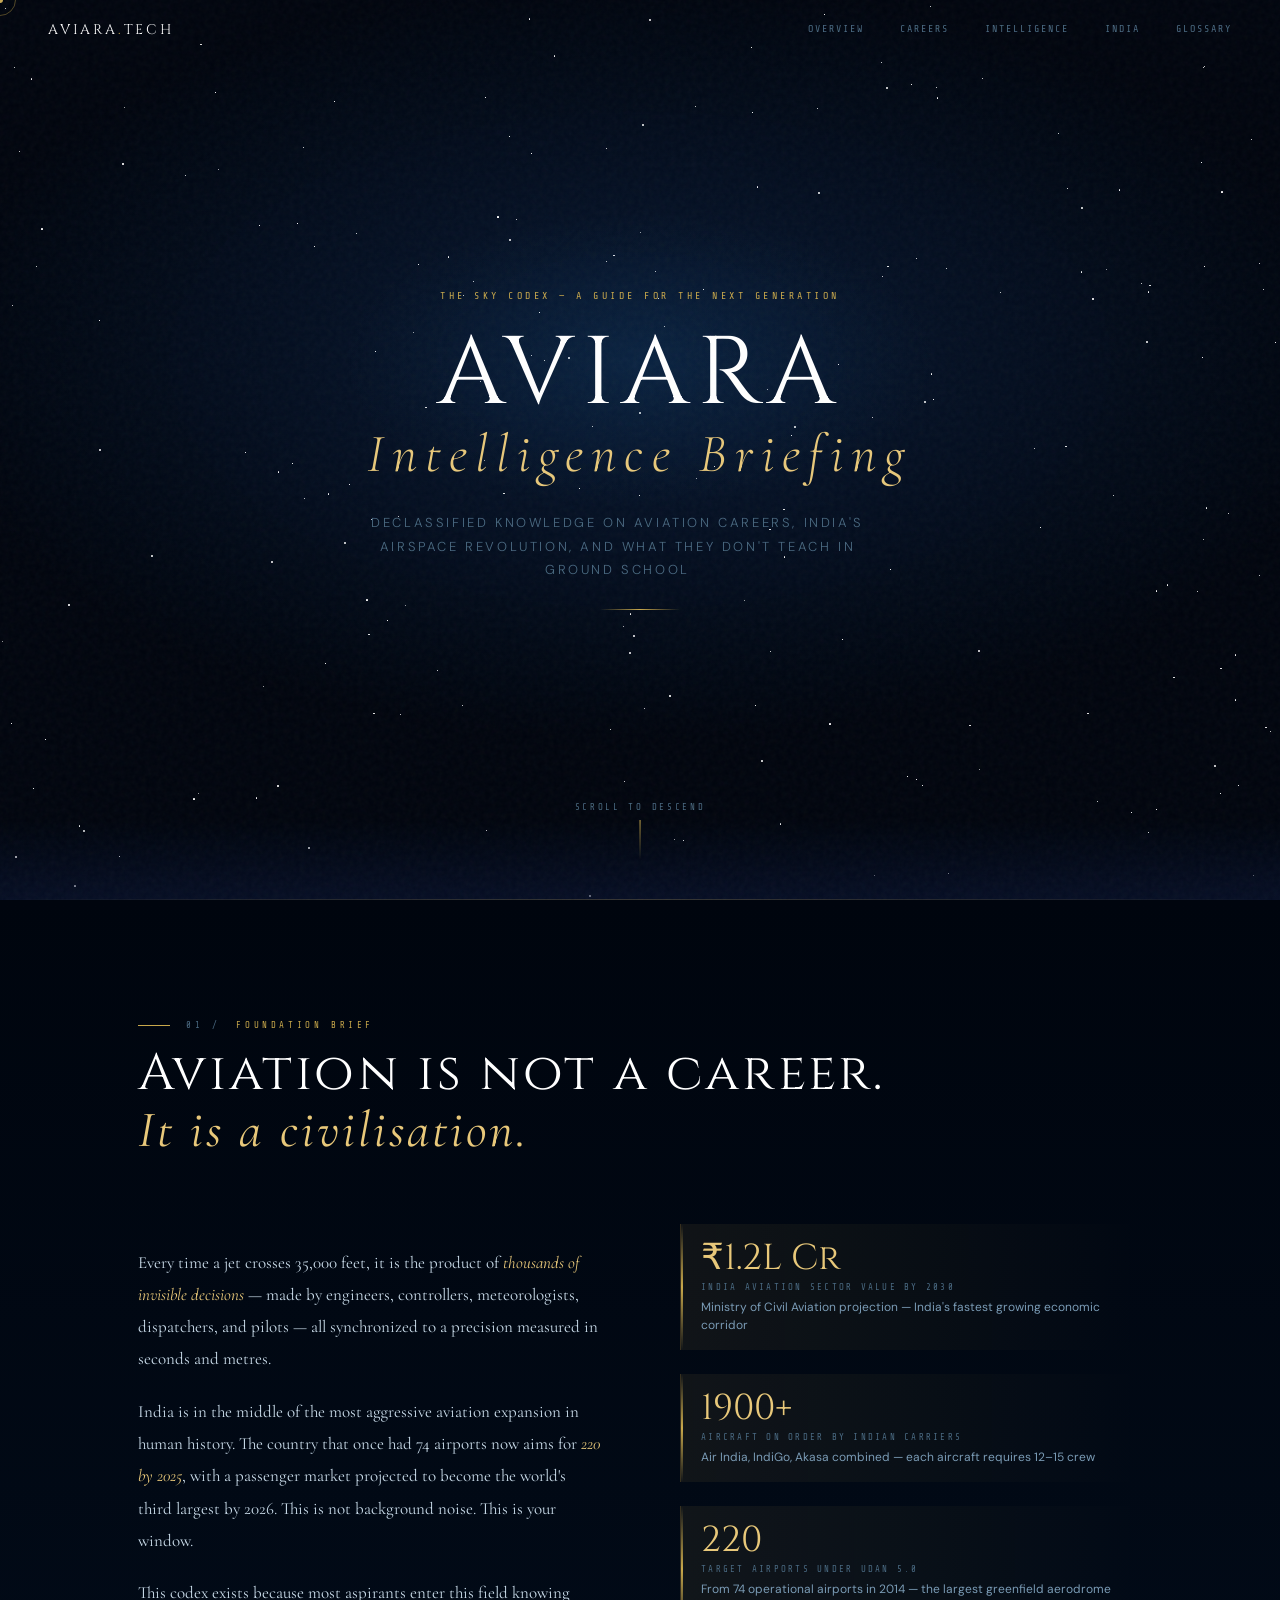
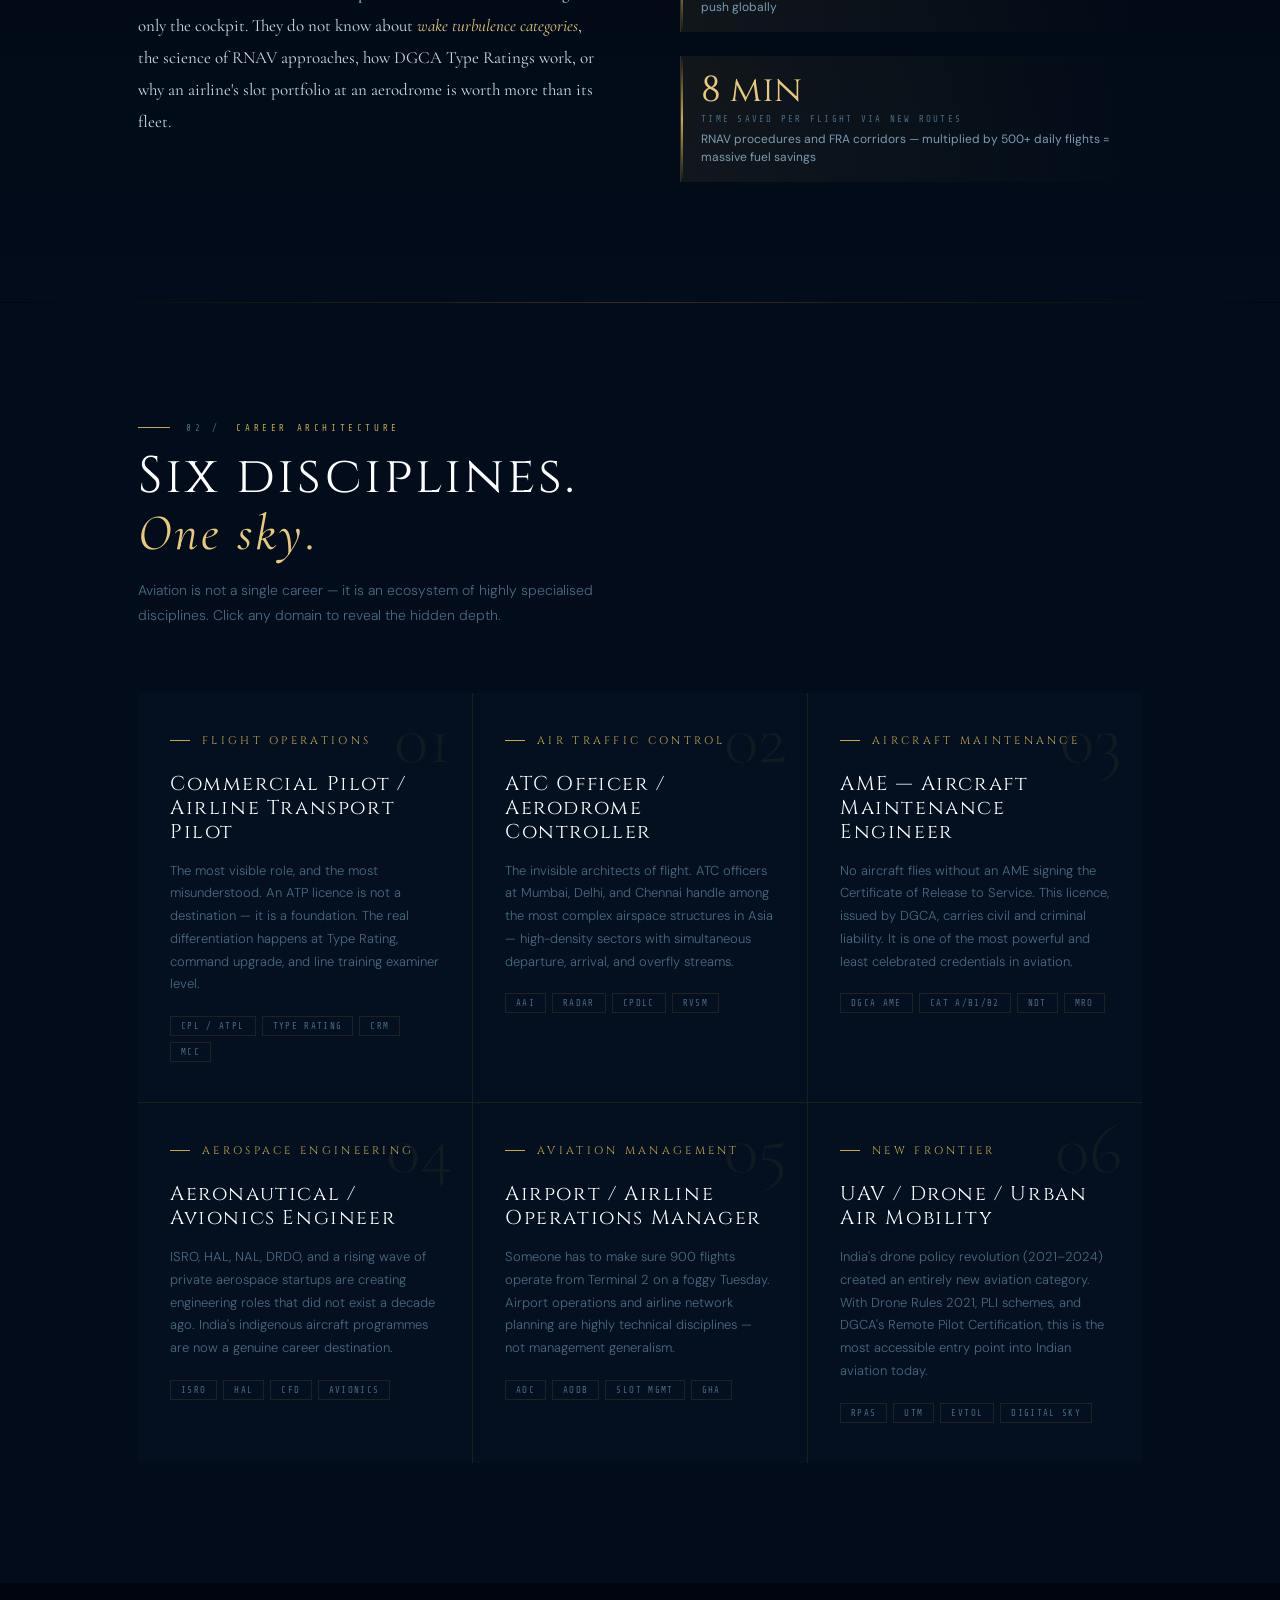
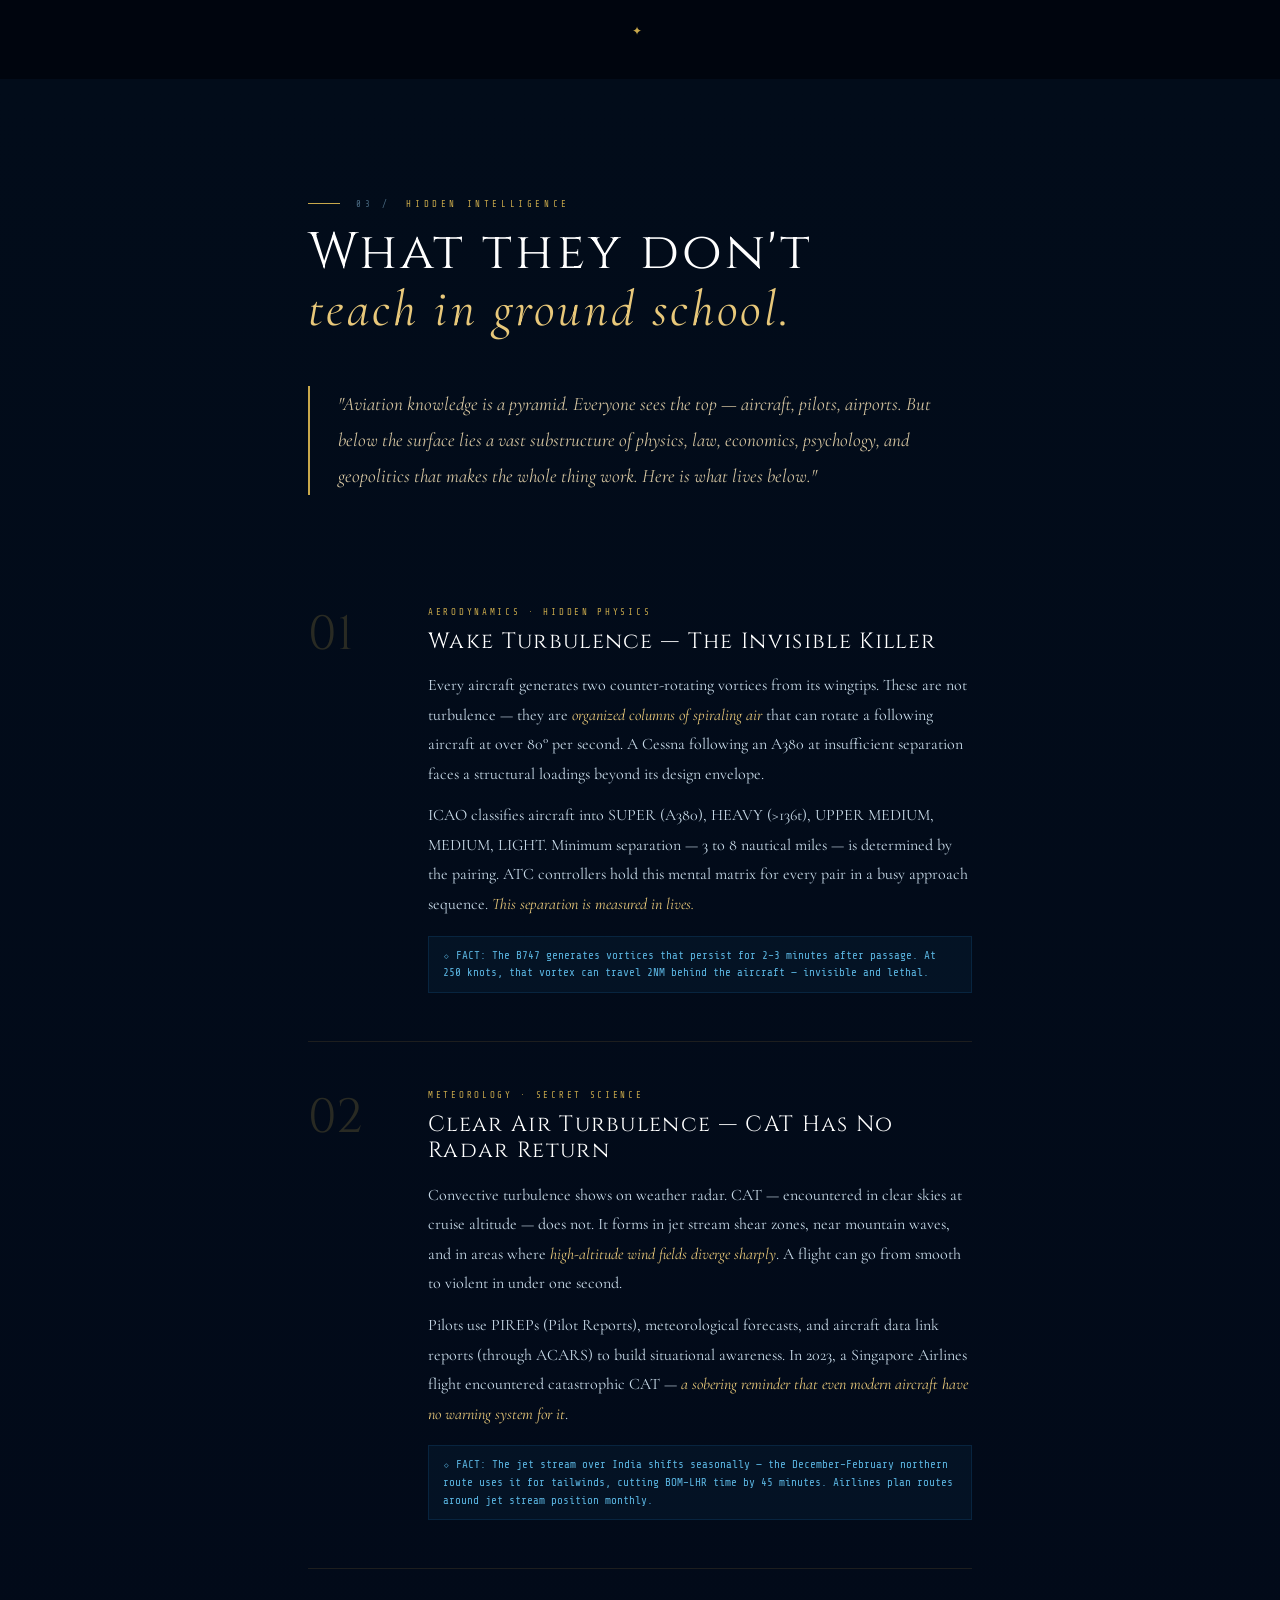
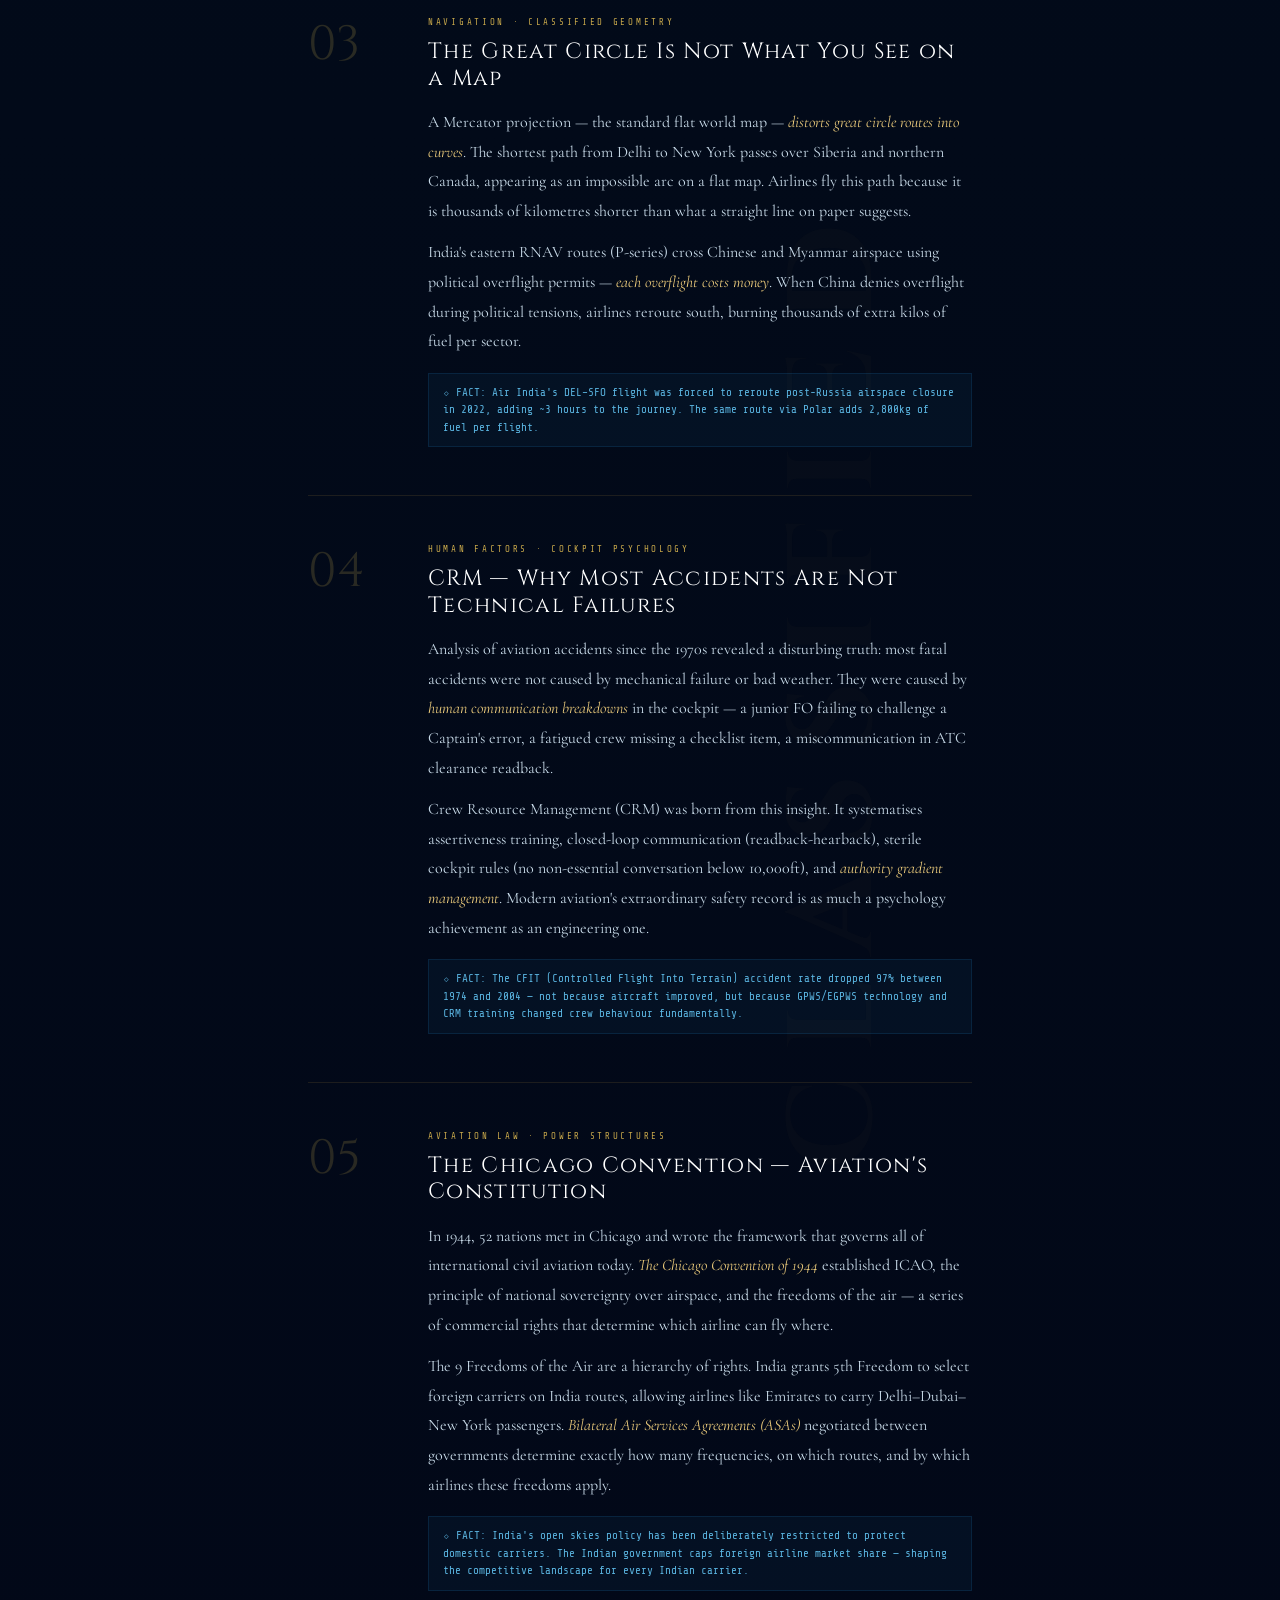
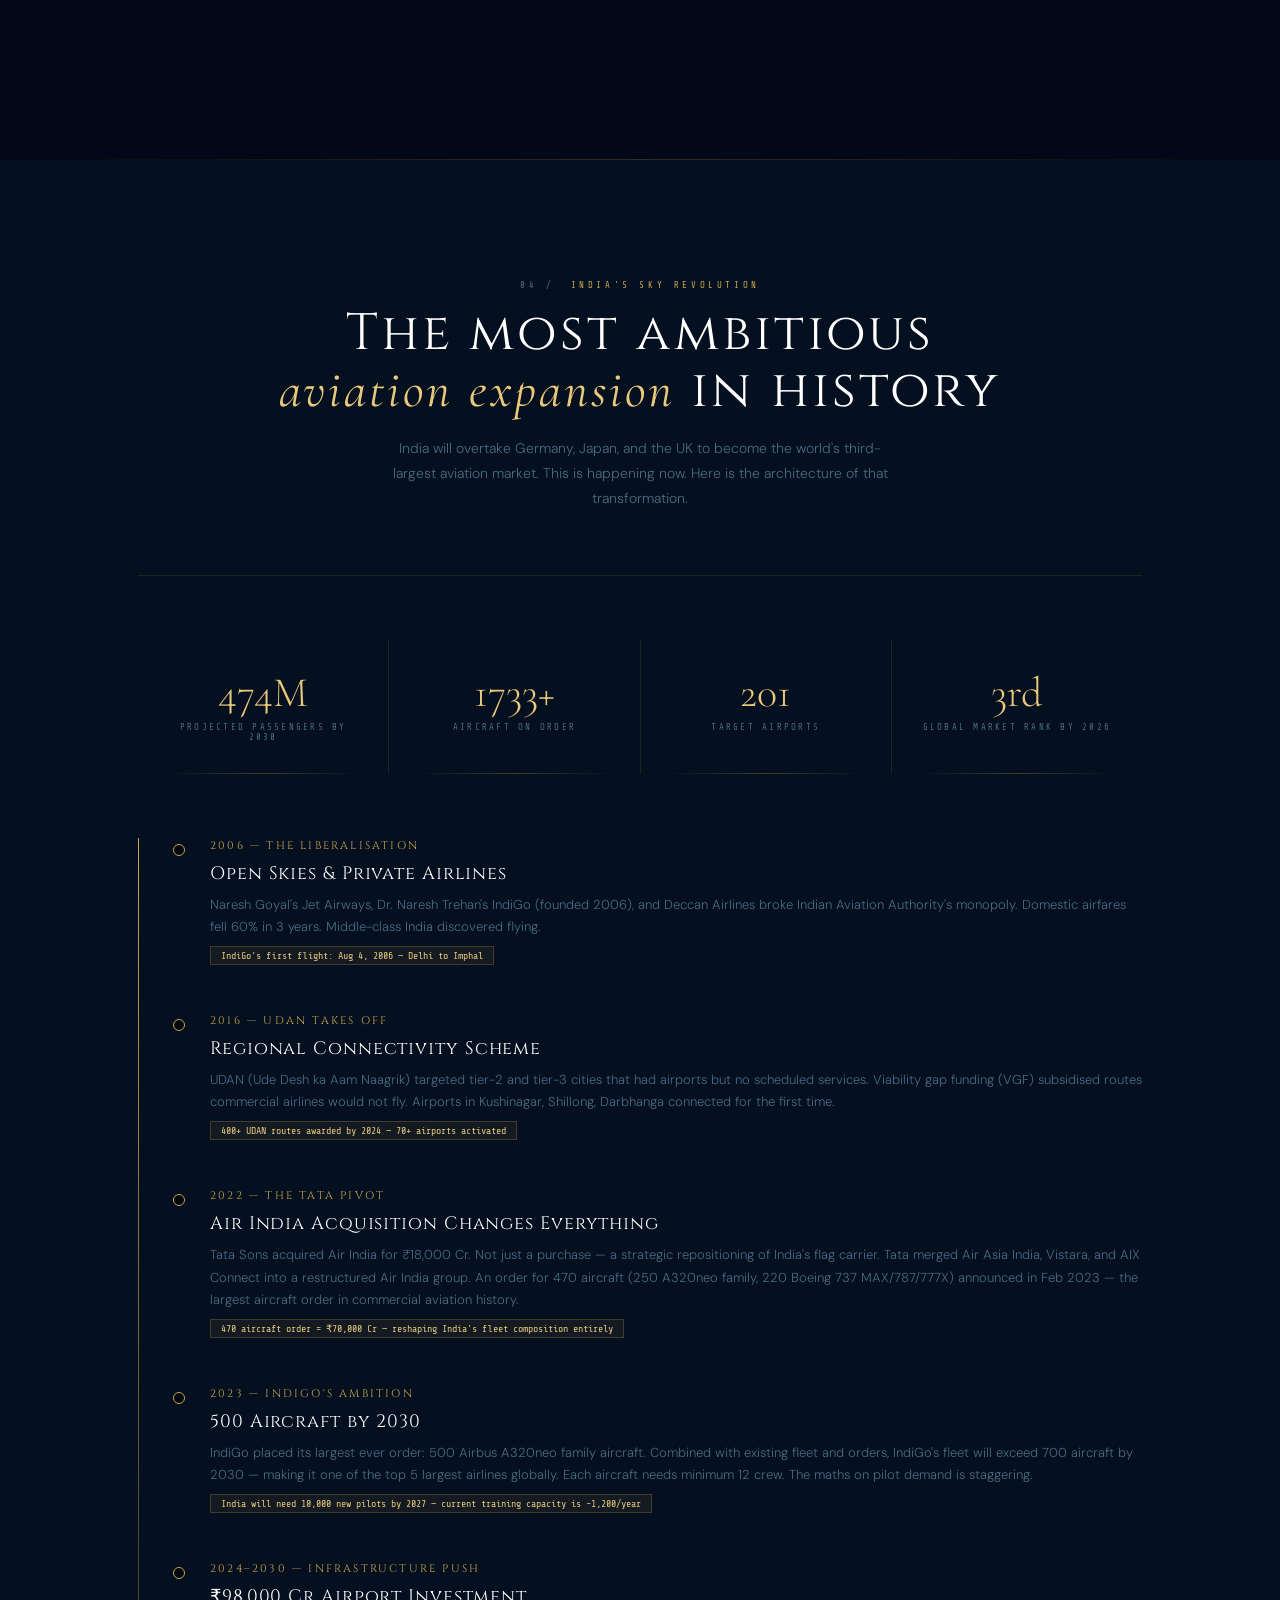
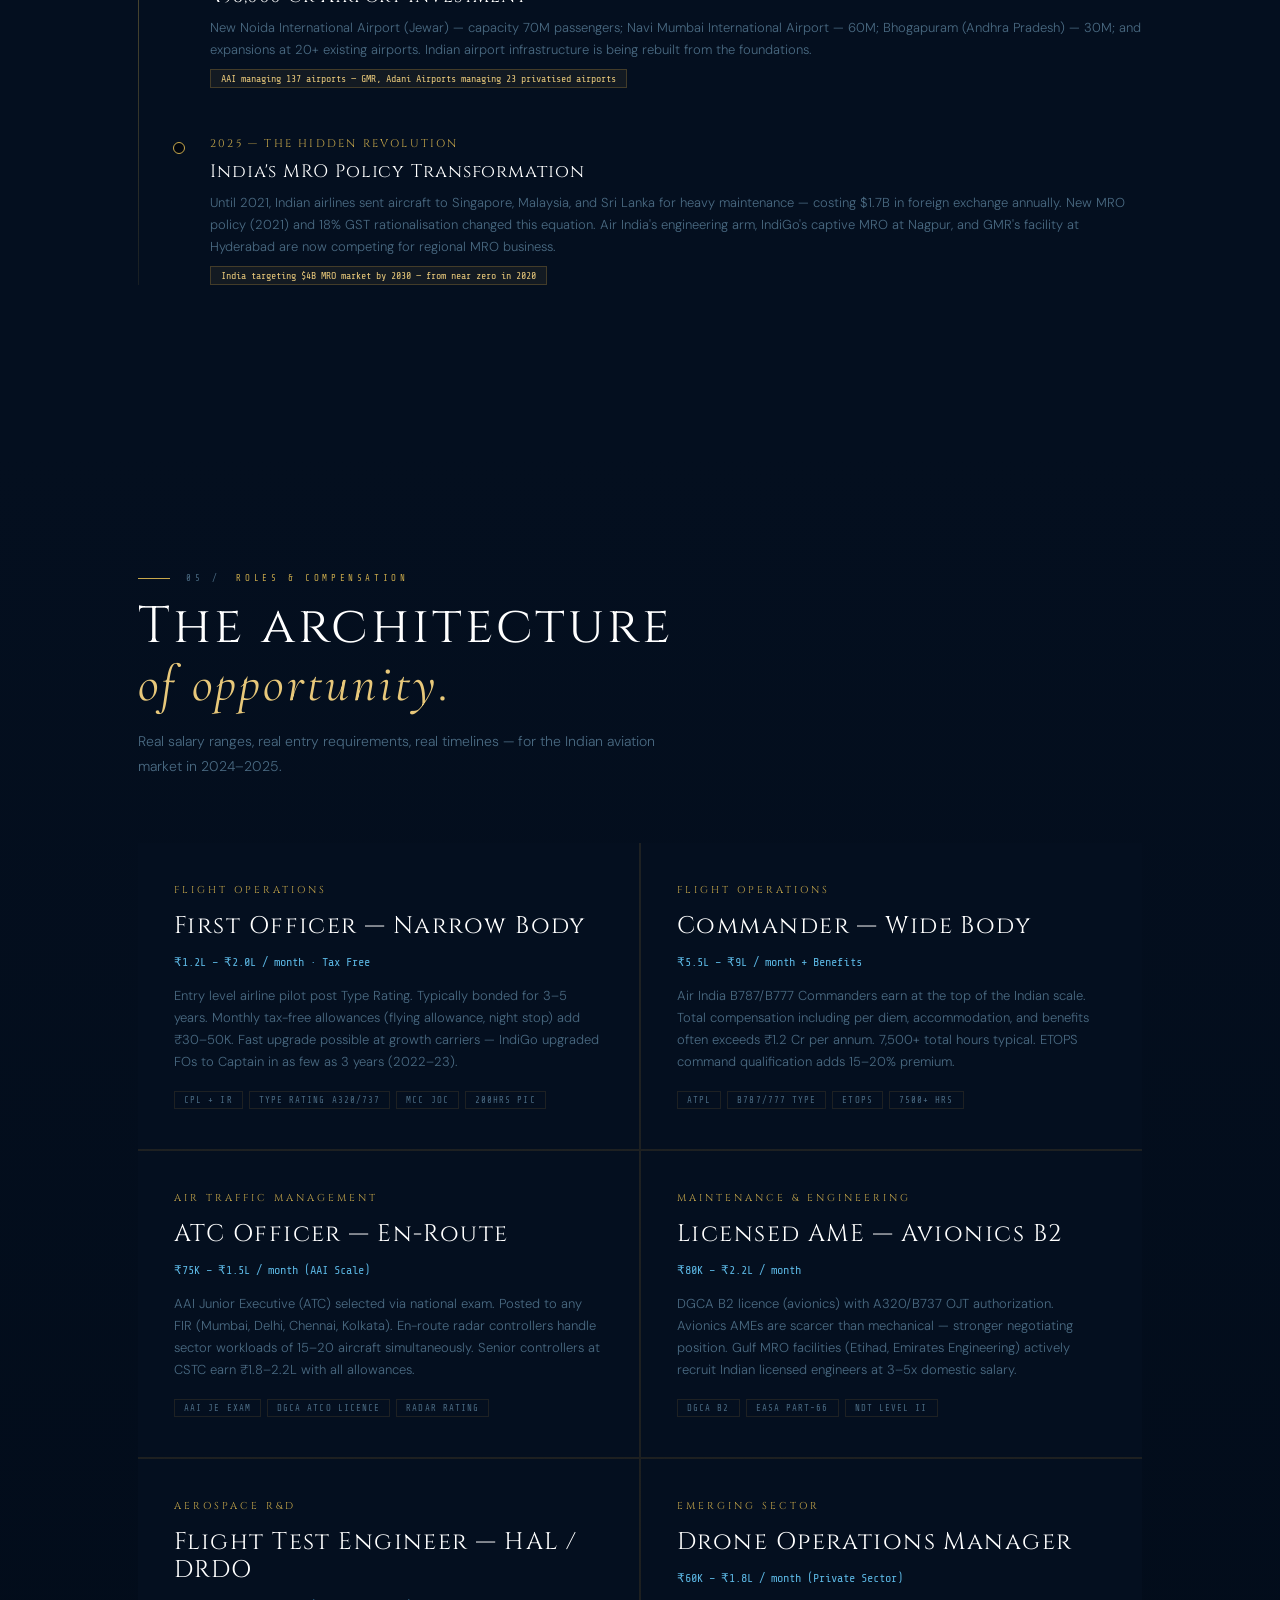
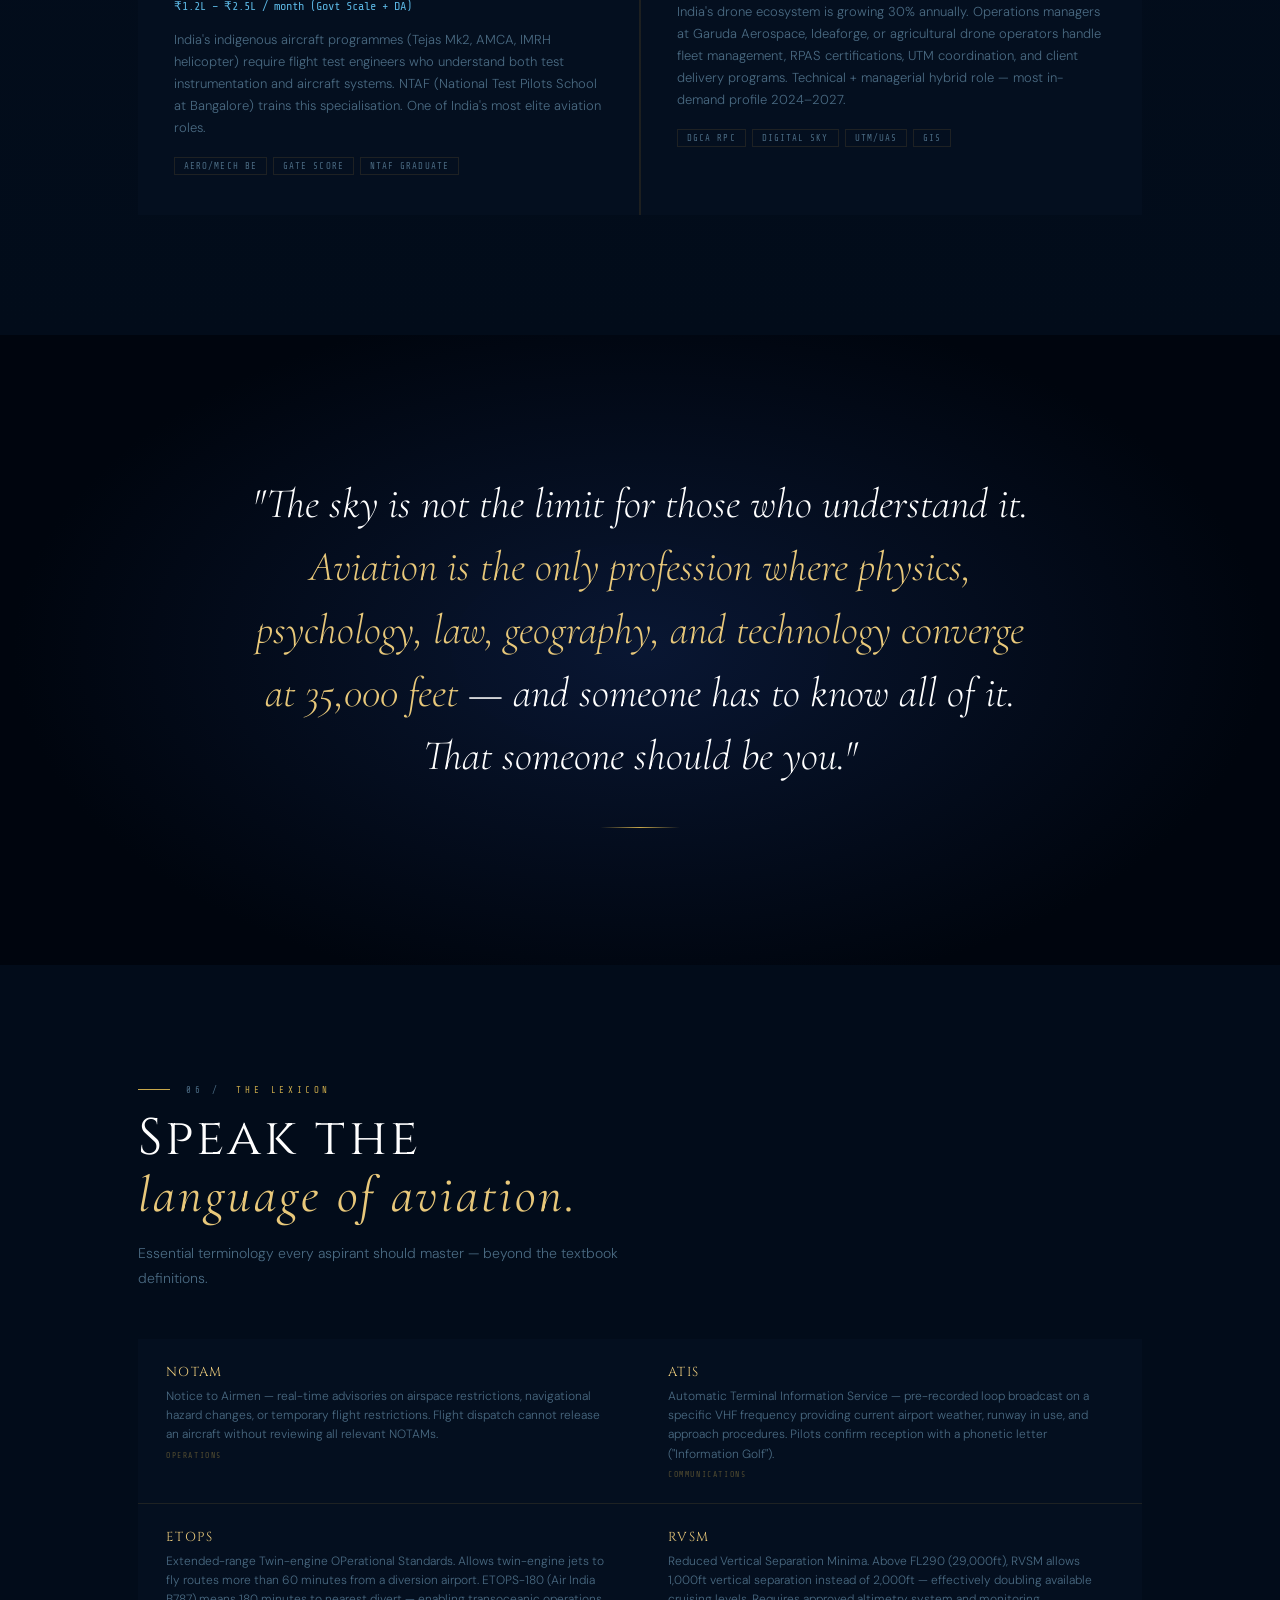
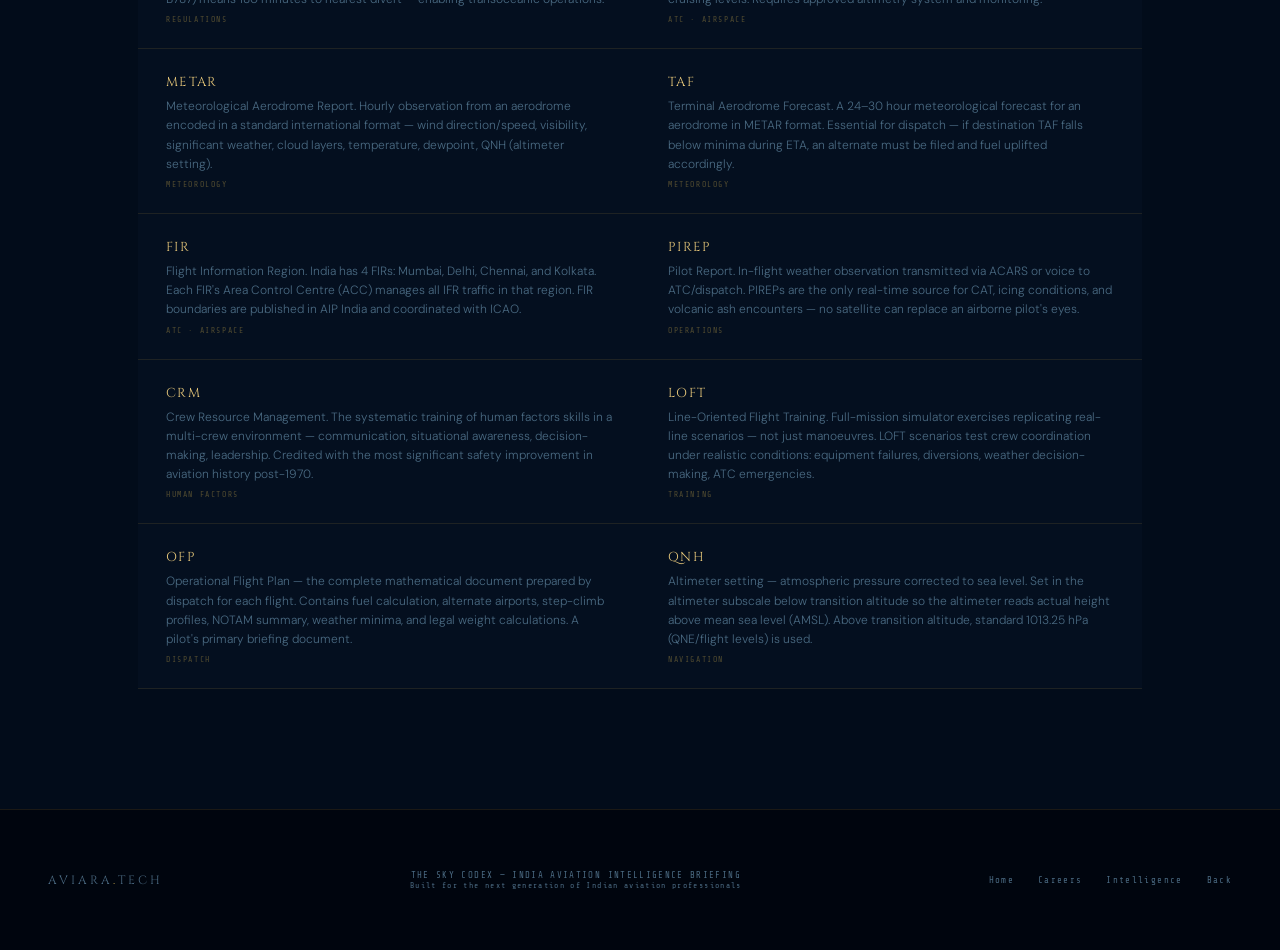
<file: students.html>
<!DOCTYPE html>
<html lang="en">
<head>
<meta charset="UTF-8">
<meta name="viewport" content="width=device-width, initial-scale=1.0">
<title>AVIARA — The Sky Codex</title>
<link href="https://fonts.googleapis.com/css2?family=Cormorant+Garamond:ital,wght@0,300;0,400;0,500;0,600;1,300;1,400&family=Cinzel:wght@400;600;700&family=Share+Tech+Mono&family=DM+Sans:wght@200;300;400;500&display=swap" rel="stylesheet">
<style>
*{margin:0;padding:0;box-sizing:border-box}

:root{
  --void:#00050e;
  --ink:#020c1a;
  --deep:#040f1f;
  --panel:#061527;
  --border:rgba(180,140,60,0.15);
  --border2:rgba(180,140,60,0.3);
  --gold:#c8a84b;
  --gold2:#e8c87a;
  --gold3:rgba(200,168,75,0.08);
  --silver:#7a9bb5;
  --blue:#1a6fa8;
  --blue2:#0d4a77;
  --sky:#5ab4e0;
  --text:#c8dae8;
  --muted:#4a6a82;
  --warm:#d4c4a0;
  --font-serif:'Cormorant Garamond',Georgia,serif;
  --font-display:'Cinzel',serif;
  --font-sans:'DM Sans',sans-serif;
  --font-mono:'Share Tech Mono',monospace;
}

html{scroll-behavior:smooth;scroll-snap-type:none}
body{
  background:var(--void);
  color:var(--text);
  font-family:var(--font-serif);
  overflow-x:hidden;
  cursor:none;
}

/* CUSTOM CURSOR */
#cursor{position:fixed;width:6px;height:6px;background:var(--gold);border-radius:50%;pointer-events:none;z-index:9999;transform:translate(-50%,-50%);transition:transform .1s;mix-blend-mode:screen}
#cursor-ring{position:fixed;width:32px;height:32px;border:1px solid rgba(200,168,75,.4);border-radius:50%;pointer-events:none;z-index:9998;transform:translate(-50%,-50%);transition:all .18s cubic-bezier(.25,.46,.45,.94)}
body:hover #cursor-ring{opacity:1}

/* NOISE TEXTURE OVERLAY */
#noise{position:fixed;inset:0;opacity:.04;pointer-events:none;z-index:1000;
  background-image:url("data:image/svg+xml,%3Csvg viewBox='0 0 200 200' xmlns='http://www.w3.org/2000/svg'%3E%3Cfilter id='n'%3E%3CfeTurbulence type='fractalNoise' baseFrequency='.85' numOctaves='4' stitchTiles='stitch'/%3E%3C/filter%3E%3Crect width='100%25' height='100%25' filter='url(%23n)'/%3E%3C/svg%3E");
}

/* SCROLLBAR */
::-webkit-scrollbar{width:3px}
::-webkit-scrollbar-track{background:var(--void)}
::-webkit-scrollbar-thumb{background:var(--gold);border-radius:2px}

/* ── HERO ── */
#hero{
  height:100vh;min-height:600px;
  display:flex;flex-direction:column;
  align-items:center;justify-content:center;
  position:relative;overflow:hidden;
  background:radial-gradient(ellipse 80% 60% at 50% 40%,rgba(10,30,60,.8) 0%,var(--void) 70%);
}

/* star field */
#starfield{position:absolute;inset:0;overflow:hidden}
.s{position:absolute;border-radius:50%;background:#fff;animation:st var(--d) ease-in-out infinite var(--dl)}
@keyframes st{0%,100%{opacity:var(--o,.1)}50%{opacity:calc(var(--o,.1)*5)}}

/* horizon line */
.horizon{position:absolute;bottom:0;left:0;right:0;height:1px;background:linear-gradient(90deg,transparent 0%,rgba(200,168,75,.3) 20%,rgba(200,168,75,.6) 50%,rgba(200,168,75,.3) 80%,transparent 100%)}
.horizon::before{content:'';position:absolute;bottom:0;left:0;right:0;height:80px;background:linear-gradient(to top,rgba(10,20,50,.6),transparent)}

/* atmospheric glow */
.atmo-glow{position:absolute;width:600px;height:300px;background:radial-gradient(ellipse,rgba(26,111,168,.12) 0%,transparent 70%);left:50%;top:40%;transform:translate(-50%,-50%)}

/* hero content */
.hero-eyebrow{
  font-family:var(--font-mono);
  font-size:10px;
  letter-spacing:.35em;
  color:var(--gold);
  text-transform:uppercase;
  margin-bottom:28px;
  opacity:0;
  animation:fadeUp .8s .3s cubic-bezier(.16,1,.3,1) forwards;
}
.hero-title{
  font-family:var(--font-display);
  font-size:clamp(48px,8vw,96px);
  font-weight:400;
  color:#fff;
  letter-spacing:.08em;
  text-align:center;
  line-height:.95;
  opacity:0;
  animation:fadeUp 1s .5s cubic-bezier(.16,1,.3,1) forwards;
}
.hero-title em{
  display:block;
  font-style:italic;
  font-family:var(--font-serif);
  font-size:clamp(28px,4.5vw,54px);
  font-weight:300;
  color:var(--gold2);
  letter-spacing:.15em;
  margin-top:8px;
}
.hero-sub{
  font-family:var(--font-sans);
  font-size:13px;
  font-weight:300;
  color:var(--muted);
  letter-spacing:.2em;
  text-transform:uppercase;
  margin-top:32px;
  max-width:500px;
  text-align:center;
  line-height:1.8;
  opacity:0;
  animation:fadeUp .8s .9s cubic-bezier(.16,1,.3,1) forwards;
}
.hero-divider{
  width:80px;height:1px;
  background:linear-gradient(90deg,transparent,var(--gold),transparent);
  margin:28px auto 0;
  opacity:0;
  animation:fadeIn 1s 1.2s forwards;
}
.scroll-indicator{
  position:absolute;bottom:40px;left:50%;transform:translateX(-50%);
  display:flex;flex-direction:column;align-items:center;gap:8px;
  opacity:0;animation:fadeIn 1s 1.8s forwards;
}
.scroll-indicator span{font-family:var(--font-mono);font-size:9px;letter-spacing:.3em;color:var(--muted);text-transform:uppercase}
.scroll-line{width:1px;height:40px;background:linear-gradient(to bottom,var(--gold),transparent);animation:scrollPulse 2s ease-in-out infinite}
@keyframes scrollPulse{0%,100%{transform:scaleY(1);opacity:.6}50%{transform:scaleY(.5);opacity:1}}

@keyframes fadeUp{from{opacity:0;transform:translateY(24px)}to{opacity:1;transform:translateY(0)}}
@keyframes fadeIn{from{opacity:0}to{opacity:1}}

/* ── NAV ── */
#nav{
  position:fixed;top:0;left:0;right:0;z-index:500;
  padding:20px 48px;
  display:flex;align-items:center;justify-content:space-between;
  transition:all .4s;
}
#nav.scrolled{
  background:rgba(0,5,14,.85);
  border-bottom:1px solid var(--border);
  backdrop-filter:blur(16px);
  padding:14px 48px;
}
.nav-logo{font-family:var(--font-display);font-size:14px;color:#fff;letter-spacing:.2em}
.nav-logo span{color:var(--gold)}
.nav-links{display:flex;gap:36px}
.nav-links a{
  font-family:var(--font-mono);font-size:10px;letter-spacing:.2em;
  color:var(--muted);text-decoration:none;text-transform:uppercase;
  transition:color .3s;position:relative;padding-bottom:2px;
}
.nav-links a::after{
  content:'';position:absolute;bottom:0;left:0;width:0;height:1px;
  background:var(--gold);transition:width .3s;
}
.nav-links a:hover{color:var(--gold2)}
.nav-links a:hover::after{width:100%}

/* ── SECTIONS ── */
.section{padding:120px 0;position:relative}
.container{max-width:1100px;margin:0 auto;padding:0 48px}
.container-narrow{max-width:760px;margin:0 auto;padding:0 48px}

/* section label */
.section-label{
  font-family:var(--font-mono);font-size:9px;letter-spacing:.4em;
  color:var(--gold);text-transform:uppercase;
  display:flex;align-items:center;gap:16px;margin-bottom:16px;
}
.section-label::before{content:'';width:32px;height:1px;background:var(--gold)}
.section-num{color:var(--muted)}

/* section title */
.section-title{
  font-family:var(--font-display);
  font-size:clamp(28px,4vw,52px);
  font-weight:400;color:#fff;
  letter-spacing:.06em;
  line-height:1.1;
  margin-bottom:16px;
}
.section-title em{font-style:italic;color:var(--gold2);font-family:var(--font-serif)}
.section-desc{
  font-family:var(--font-sans);font-size:14px;font-weight:300;
  color:var(--muted);line-height:1.8;max-width:520px;
}

/* ── INTRO SECTION ── */
#intro{background:linear-gradient(180deg,var(--void) 0%,var(--ink) 100%)}
.intro-grid{display:grid;grid-template-columns:1fr 1fr;gap:80px;align-items:center;margin-top:64px}
.intro-text p{
  font-family:var(--font-serif);font-size:17px;font-weight:400;
  color:var(--text);line-height:1.9;margin-bottom:20px;
}
.intro-text p em{color:var(--gold2);font-style:italic}
.intro-stat-grid{display:flex;flex-direction:column;gap:24px}
.intro-stat{
  border-left:1px solid var(--border2);
  padding:16px 20px;
  background:linear-gradient(90deg,var(--gold3),transparent);
  position:relative;overflow:hidden;
}
.intro-stat::before{
  content:'';position:absolute;left:0;top:0;bottom:0;width:2px;
  background:linear-gradient(to bottom,transparent,var(--gold),transparent);
}
.intro-stat-num{
  font-family:var(--font-display);font-size:36px;font-weight:400;
  color:var(--gold2);line-height:1;margin-bottom:6px;
}
.intro-stat-label{font-family:var(--font-mono);font-size:9px;letter-spacing:.25em;color:var(--muted);text-transform:uppercase}
.intro-stat-desc{font-family:var(--font-sans);font-size:12px;color:var(--silver);margin-top:6px;line-height:1.5}

/* ── PATHS SECTION ── */
#paths{background:var(--ink)}

.paths-grid{display:grid;grid-template-columns:repeat(3,1fr);gap:1px;margin-top:64px;background:var(--border)}
.path-card{
  background:var(--deep);
  padding:40px 32px;
  position:relative;
  overflow:hidden;
  cursor:pointer;
  transition:background .4s;
}
.path-card::before{
  content:'';position:absolute;inset:0;
  background:linear-gradient(135deg,var(--gold3),transparent 60%);
  opacity:0;transition:opacity .4s;
}
.path-card:hover{background:var(--panel)}
.path-card:hover::before{opacity:1}
.path-card-icon{
  font-family:var(--font-display);font-size:11px;letter-spacing:.3em;
  color:var(--gold);text-transform:uppercase;
  margin-bottom:24px;
  display:flex;align-items:center;gap:12px;
}
.path-card-icon::before{content:'';width:20px;height:1px;background:var(--gold)}
.path-num{
  font-family:var(--font-serif);font-size:72px;font-weight:300;
  color:rgba(200,168,75,.07);position:absolute;right:20px;top:10px;
  line-height:1;pointer-events:none;
}
.path-title{
  font-family:var(--font-display);font-size:20px;font-weight:400;
  color:#fff;letter-spacing:.08em;margin-bottom:16px;line-height:1.2;
}
.path-body{
  font-family:var(--font-sans);font-size:13px;font-weight:300;
  color:var(--muted);line-height:1.75;
}
.path-tags{display:flex;flex-wrap:wrap;gap:6px;margin-top:20px}
.path-tag{
  font-family:var(--font-mono);font-size:9px;letter-spacing:.15em;
  padding:4px 10px;border:1px solid var(--border);
  color:var(--muted);text-transform:uppercase;
  transition:all .3s;
}
.path-card:hover .path-tag{border-color:var(--border2);color:var(--silver)}
.path-expand{
  margin-top:20px;
  font-family:var(--font-mono);font-size:10px;letter-spacing:.2em;
  color:var(--gold);text-transform:uppercase;
  display:none;
  animation:fadeIn .3s forwards;
}
.path-card.open .path-expand{display:block}
.path-detail{
  display:none;
  padding-top:16px;
  border-top:1px solid var(--border);
  margin-top:16px;
}
.path-card.open .path-detail{display:block}
.path-detail ul{list-style:none;padding:0}
.path-detail li{
  font-family:var(--font-sans);font-size:12px;font-weight:300;
  color:var(--silver);line-height:1.6;
  padding:5px 0;border-bottom:1px solid rgba(200,168,75,.06);
  display:flex;align-items:flex-start;gap:8px;
}
.path-detail li::before{content:'›';color:var(--gold);flex-shrink:0}

/* ── SECRETS SECTION ── */
#secrets{
  background:linear-gradient(180deg,var(--ink) 0%,#020818 100%);
  position:relative;overflow:hidden;
}
#secrets::before{
  content:'CLASSIFIED';
  position:absolute;right:-40px;top:50%;
  font-family:var(--font-display);font-size:120px;font-weight:700;
  color:rgba(200,168,75,.025);letter-spacing:.2em;
  transform:rotate(-90deg) translateX(-50%);
  pointer-events:none;
}

.secrets-intro{
  font-family:var(--font-serif);font-size:19px;font-style:italic;
  color:var(--warm);line-height:1.9;
  border-left:2px solid var(--gold);
  padding-left:28px;
  margin:48px 0 64px;
}

.secret-item{
  display:grid;grid-template-columns:80px 1fr;gap:40px;
  padding:48px 0;
  border-bottom:1px solid var(--border);
  position:relative;
}
.secret-item:last-child{border-bottom:none}
.secret-num{
  font-family:var(--font-display);font-size:48px;font-weight:400;
  color:rgba(200,168,75,.2);line-height:1;
  padding-top:4px;
}
.secret-content{}
.secret-tag{
  font-family:var(--font-mono);font-size:9px;letter-spacing:.3em;
  color:var(--gold);text-transform:uppercase;margin-bottom:12px;
}
.secret-title{
  font-family:var(--font-display);font-size:22px;font-weight:400;
  color:#fff;letter-spacing:.06em;margin-bottom:16px;line-height:1.2;
}
.secret-body{
  font-family:var(--font-serif);font-size:16px;
  color:var(--text);line-height:1.85;margin-bottom:12px;
}
.secret-body em{color:var(--gold2);font-style:italic}
.secret-fact{
  font-family:var(--font-mono);font-size:11px;
  color:var(--sky);
  background:rgba(26,111,168,.08);
  border:1px solid rgba(26,111,168,.2);
  padding:10px 14px;
  margin-top:16px;
  line-height:1.6;
}

/* ── INDIA BOOM ── */
#india{background:var(--deep)}
.india-header{text-align:center;padding-bottom:64px;border-bottom:1px solid var(--border)}
.india-header .section-label{justify-content:center}
.india-header .section-label::before{display:none}

.timeline{position:relative;margin-top:64px;padding-left:40px}
.timeline::before{
  content:'';position:absolute;left:0;top:0;bottom:0;
  width:1px;background:linear-gradient(to bottom,var(--gold),rgba(200,168,75,.1));
}
.tl-item{
  position:relative;margin-bottom:48px;
  padding-left:32px;
}
.tl-item::before{
  content:'';position:absolute;left:-5px;top:6px;
  width:10px;height:10px;border-radius:50%;
  background:var(--void);border:1px solid var(--gold);
}
.tl-item:hover::before{background:var(--gold)}
.tl-year{
  font-family:var(--font-display);font-size:11px;letter-spacing:.2em;
  color:var(--gold);text-transform:uppercase;margin-bottom:8px;
}
.tl-title{
  font-family:var(--font-display);font-size:18px;font-weight:400;
  color:#fff;letter-spacing:.05em;margin-bottom:8px;
}
.tl-body{
  font-family:var(--font-sans);font-size:13px;font-weight:300;
  color:var(--muted);line-height:1.7;
}
.tl-highlight{
  display:inline-block;
  font-family:var(--font-mono);font-size:10px;
  background:rgba(200,168,75,.08);border:1px solid var(--border2);
  padding:3px 10px;color:var(--gold2);margin-top:8px;
}

.india-data{display:grid;grid-template-columns:repeat(4,1fr);gap:1px;background:var(--border);margin-top:64px}
.india-data-card{
  background:var(--deep);padding:32px 24px;
  position:relative;overflow:hidden;
  text-align:center;
}
.india-data-card::after{
  content:'';position:absolute;bottom:0;left:10%;right:10%;height:1px;
  background:linear-gradient(90deg,transparent,var(--gold),transparent);
  opacity:.3;
}
.idc-num{
  font-family:var(--font-serif);font-size:42px;font-weight:300;
  color:var(--gold2);line-height:1;margin-bottom:8px;
}
.idc-label{font-family:var(--font-mono);font-size:9px;letter-spacing:.25em;color:var(--muted);text-transform:uppercase}

/* ── CAREER PROFILES ── */
#careers{background:linear-gradient(180deg,var(--deep) 0%,var(--ink) 100%)}

.career-grid{display:grid;grid-template-columns:1fr 1fr;gap:2px;margin-top:64px;background:var(--border)}
.career-card{
  background:var(--deep);padding:40px 36px;
  position:relative;cursor:pointer;
  transition:all .35s;
}
.career-card::after{
  content:'';position:absolute;left:0;bottom:0;top:0;width:0;
  background:linear-gradient(90deg,var(--gold3),transparent);
  transition:width .4s;
}
.career-card:hover{background:var(--panel)}
.career-card:hover::after{width:100%}
.cc-role{
  font-family:var(--font-display);font-size:10px;letter-spacing:.3em;
  color:var(--gold);text-transform:uppercase;margin-bottom:16px;
}
.cc-title{
  font-family:var(--font-display);font-size:24px;color:#fff;
  letter-spacing:.06em;margin-bottom:14px;line-height:1.15;
}
.cc-salary{
  font-family:var(--font-mono);font-size:12px;color:var(--sky);
  margin-bottom:16px;
}
.cc-body{
  font-family:var(--font-sans);font-size:13px;font-weight:300;
  color:var(--muted);line-height:1.7;position:relative;z-index:1;
}
.cc-skills{display:flex;flex-wrap:wrap;gap:6px;margin-top:18px;position:relative;z-index:1}
.cc-skill{
  font-family:var(--font-mono);font-size:9px;letter-spacing:.12em;
  padding:3px 9px;border:1px solid var(--border);color:var(--muted);
  text-transform:uppercase;transition:all .3s;
}
.career-card:hover .cc-skill{border-color:var(--border2);color:var(--silver)}

/* ── GLOSSARY ── */
#glossary{background:var(--ink)}
.glossary-grid{
  display:grid;grid-template-columns:repeat(2,1fr);
  gap:0;margin-top:48px;background:var(--border);
}
.gloss-item{
  background:var(--deep);padding:24px 28px;
  border-bottom:1px solid var(--border);
  transition:background .25s;cursor:default;
}
.gloss-item:hover{background:var(--panel)}
.gloss-term{
  font-family:var(--font-display);font-size:13px;color:var(--gold2);
  letter-spacing:.1em;margin-bottom:6px;
}
.gloss-def{
  font-family:var(--font-sans);font-size:12px;font-weight:300;
  color:var(--muted);line-height:1.6;
}
.gloss-cat{
  font-family:var(--font-mono);font-size:8px;letter-spacing:.2em;
  color:rgba(200,168,75,.4);text-transform:uppercase;margin-top:6px;
}

/* ── MANIFESTO SECTION ── */
#manifesto{
  min-height:70vh;
  display:flex;align-items:center;
  background:radial-gradient(ellipse 70% 80% at 50% 50%,rgba(10,25,55,.9) 0%,var(--void) 70%);
  position:relative;overflow:hidden;
}
.manifesto-text{
  font-family:var(--font-serif);font-size:clamp(22px,3.5vw,42px);
  font-weight:300;font-style:italic;
  color:#fff;line-height:1.5;
  text-align:center;
  max-width:800px;margin:0 auto;
}
.manifesto-text span{color:var(--gold2)}

/* ── FOOTER ── */
footer{
  padding:60px 48px;
  border-top:1px solid var(--border);
  display:flex;align-items:center;justify-content:space-between;
  background:var(--void);
}
.footer-logo{font-family:var(--font-display);font-size:12px;color:var(--muted);letter-spacing:.25em}
.footer-logo span{color:var(--gold)}
.footer-copy{font-family:var(--font-mono);font-size:9px;color:var(--muted);letter-spacing:.15em;text-align:center}
.footer-links{display:flex;gap:24px}
.footer-links a{font-family:var(--font-mono);font-size:9px;letter-spacing:.15em;color:var(--muted);text-decoration:none;transition:color .2s}
.footer-links a:hover{color:var(--gold)}

/* REVEAL ANIMATIONS */
.reveal{opacity:0;transform:translateY(32px);transition:all .9s cubic-bezier(.16,1,.3,1)}
.reveal.visible{opacity:1;transform:translateY(0)}
.reveal-left{opacity:0;transform:translateX(-32px);transition:all .9s cubic-bezier(.16,1,.3,1)}
.reveal-left.visible{opacity:1;transform:translateX(0)}

/* DECORATIVE LINES */
.deco-line{height:1px;background:linear-gradient(90deg,transparent,var(--border2),transparent);margin:0}

/* SEPARATOR */
.sep-diamond{
  text-align:center;padding:40px 0;
  font-family:var(--font-display);font-size:12px;
  color:var(--gold);letter-spacing:.5em;
}

/* progress bar */
#progress{
  position:fixed;top:0;left:0;height:1px;
  background:linear-gradient(90deg,var(--gold2),var(--sky));
  z-index:600;transition:width .1s;
}

/* floating back-to-top */
#btt{
  position:fixed;bottom:40px;right:40px;
  width:44px;height:44px;
  border:1px solid var(--border2);
  background:rgba(0,5,14,.8);
  display:flex;align-items:center;justify-content:center;
  cursor:pointer;transition:all .3s;
  opacity:0;pointer-events:none;
  font-family:var(--font-mono);font-size:14px;color:var(--gold);
  backdrop-filter:blur(8px);
}
#btt.show{opacity:1;pointer-events:auto}
#btt:hover{background:var(--gold3);border-color:var(--gold)}

/* table of contents floating */
#toc{
  position:fixed;left:28px;top:50%;transform:translateY(-50%);
  z-index:400;display:flex;flex-direction:column;gap:12px;
  opacity:0;transition:opacity .4s;
}
#toc.show{opacity:1}
.toc-dot{
  width:6px;height:6px;border-radius:50%;
  border:1px solid var(--muted);cursor:pointer;
  transition:all .3s;position:relative;
}
.toc-dot:hover,.toc-dot.active{background:var(--gold);border-color:var(--gold)}
.toc-dot:hover::after{
  content:attr(data-label);
  position:absolute;left:16px;top:50%;transform:translateY(-50%);
  font-family:var(--font-mono);font-size:9px;letter-spacing:.15em;
  color:var(--gold);white-space:nowrap;text-transform:uppercase;
}

/* mobile responsive */
@media(max-width:768px){
  .intro-grid,.paths-grid,.career-grid,.glossary-grid{grid-template-columns:1fr}
  .india-data{grid-template-columns:repeat(2,1fr)}
  #secrets::before{display:none}
  #toc{display:none}
  .container,.container-narrow{padding:0 24px}
  nav{padding:16px 24px}
  footer{flex-direction:column;gap:20px;text-align:center}
}
</style>
</head>
<body>

<!-- Cursor -->
<div id="cursor"></div>
<div id="cursor-ring"></div>

<!-- Noise -->
<div id="noise"></div>

<!-- Progress bar -->
<div id="progress"></div>

<!-- Back to top -->
<div id="btt" onclick="window.scrollTo({top:0,behavior:'smooth'})">↑</div>

<!-- TOC dots -->
<div id="toc">
  <div class="toc-dot active" data-target="hero" data-label="Home"></div>
  <div class="toc-dot" data-target="intro" data-label="Overview"></div>
  <div class="toc-dot" data-target="paths" data-label="Career Paths"></div>
  <div class="toc-dot" data-target="secrets" data-label="Hidden Knowledge"></div>
  <div class="toc-dot" data-target="india" data-label="India Aviation"></div>
  <div class="toc-dot" data-target="careers" data-label="Roles & Salaries"></div>
  <div class="toc-dot" data-target="glossary" data-label="Glossary"></div>
</div>

<!-- NAV -->
<nav id="nav">
  <div class="nav-logo">AVIARA<span>.</span>TECH</div>
  <div class="nav-links">
    <a href="#intro">Overview</a>
    <a href="#paths">Careers</a>
    <a href="#secrets">Intelligence</a>
    <a href="#india">India</a>
    <a href="#glossary">Glossary</a>
  </div>
</nav>

<!-- ───────────── HERO ───────────── -->
<section id="hero">
  <div id="starfield"></div>
  <div class="atmo-glow"></div>
  <div class="horizon"></div>

  <div style="position:relative;z-index:2;text-align:center;padding:0 24px">
    <p class="hero-eyebrow">The Sky Codex — A Guide for the Next Generation</p>
    <h1 class="hero-title">
      AVIARA
      <em>Intelligence Briefing</em>
    </h1>
    <p class="hero-sub">Declassified knowledge on aviation careers, India's airspace revolution, and what they don't teach in ground school</p>
    <div class="hero-divider"></div>
  </div>

  <div class="scroll-indicator">
    <span>Scroll to descend</span>
    <div class="scroll-line"></div>
  </div>
</section>

<!-- ───────────── INTRO ───────────── -->
<section id="intro" class="section">
  <div class="container">
    <div class="reveal">
      <div class="section-label"><span class="section-num">01 /</span> Foundation Brief</div>
      <h2 class="section-title">Aviation is not a career.<br><em>It is a civilisation.</em></h2>
    </div>

    <div class="intro-grid">
      <div class="intro-text reveal">
        <p>Every time a jet crosses 35,000 feet, it is the product of <em>thousands of invisible decisions</em> — made by engineers, controllers, meteorologists, dispatchers, and pilots — all synchronized to a precision measured in seconds and metres.</p>
        <p>India is in the middle of the most aggressive aviation expansion in human history. The country that once had 74 airports now aims for <em>220 by 2025</em>, with a passenger market projected to become the world's third largest by 2026. This is not background noise. This is your window.</p>
        <p>This codex exists because most aspirants enter this field knowing only the cockpit. They do not know about <em>wake turbulence categories</em>, the science of RNAV approaches, how DGCA Type Ratings work, or why an airline's slot portfolio at an aerodrome is worth more than its fleet.</p>
      </div>
      <div class="intro-stat-grid reveal">
        <div class="intro-stat">
          <div class="intro-stat-num">₹1.2L <span style="font-size:18px;color:var(--muted)">Cr</span></div>
          <div class="intro-stat-label">India Aviation Sector Value by 2030</div>
          <div class="intro-stat-desc">Ministry of Civil Aviation projection — India's fastest growing economic corridor</div>
        </div>
        <div class="intro-stat">
          <div class="intro-stat-num">1,900+</div>
          <div class="intro-stat-label">Aircraft on order by Indian carriers</div>
          <div class="intro-stat-desc">Air India, IndiGo, Akasa combined — each aircraft requires 12–15 crew</div>
        </div>
        <div class="intro-stat">
          <div class="intro-stat-num">220</div>
          <div class="intro-stat-label">Target Airports Under UDAN 5.0</div>
          <div class="intro-stat-desc">From 74 operational airports in 2014 — the largest greenfield aerodrome push globally</div>
        </div>
        <div class="intro-stat">
          <div class="intro-stat-num">8 min</div>
          <div class="intro-stat-label">Time saved per flight via new routes</div>
          <div class="intro-stat-desc">RNAV procedures and FRA corridors — multiplied by 500+ daily flights = massive fuel savings</div>
        </div>
      </div>
    </div>
  </div>
</section>

<div class="deco-line"></div>

<!-- ───────────── PATHS ───────────── -->
<section id="paths" class="section">
  <div class="container">
    <div class="reveal">
      <div class="section-label"><span class="section-num">02 /</span> Career Architecture</div>
      <h2 class="section-title">Six disciplines.<br><em>One sky.</em></h2>
      <p class="section-desc">Aviation is not a single career — it is an ecosystem of highly specialised disciplines. Click any domain to reveal the hidden depth.</p>
    </div>

    <div class="paths-grid reveal" style="transition-delay:.1s">

      <div class="path-card" onclick="togglePath(this)">
        <div class="path-num">01</div>
        <div class="path-card-icon">Flight Operations</div>
        <div class="path-title">Commercial Pilot / Airline Transport Pilot</div>
        <div class="path-body">The most visible role, and the most misunderstood. An ATP licence is not a destination — it is a foundation. The real differentiation happens at Type Rating, command upgrade, and line training examiner level.</div>
        <div class="path-tags">
          <div class="path-tag">CPL / ATPL</div>
          <div class="path-tag">Type Rating</div>
          <div class="path-tag">CRM</div>
          <div class="path-tag">MCC</div>
        </div>
        <div class="path-detail">
          <ul>
            <li>DGCA CPL requires 200 hours total flight time including 100 PIC hours</li>
            <li>A320/B737 Type Rating in India costs ₹18–22 lakhs — airlines often bond pilots for 3–5 years</li>
            <li>First Officer salary starts ₹1.2–1.8L/month; Captain goes to ₹5–8L/month</li>
            <li>Most Indian airlines operate EFIS/glass cockpit fleets — analog training is becoming obsolete</li>
            <li>ETOPS (Extended Twin Operations) qualification needed for long-haul commands</li>
            <li>DGCA introduced competency-based training (CBTA) syllabi from 2023</li>
          </ul>
        </div>
        <div class="path-expand">▸ Expand Intelligence</div>
      </div>

      <div class="path-card" onclick="togglePath(this)">
        <div class="path-num">02</div>
        <div class="path-card-icon">Air Traffic Control</div>
        <div class="path-title">ATC Officer / Aerodrome Controller</div>
        <div class="path-body">The invisible architects of flight. ATC officers at Mumbai, Delhi, and Chennai handle among the most complex airspace structures in Asia — high-density sectors with simultaneous departure, arrival, and overfly streams.</div>
        <div class="path-tags">
          <div class="path-tag">AAI</div>
          <div class="path-tag">Radar</div>
          <div class="path-tag">CPDLC</div>
          <div class="path-tag">RVSM</div>
        </div>
        <div class="path-detail">
          <ul>
            <li>AAI (Airports Authority of India) is the primary employer — Group A gazetted officer</li>
            <li>Selection via AAI Junior Executive exam — one of the most competitive in aviation</li>
            <li>Controllers work 8-hour shifts max under ICAO fatigue rules, earn ₹80K–1.8L/month</li>
            <li>RVSM (Reduced Vertical Separation Minimum) allows 1000ft separation above FL290 — doubles airspace capacity</li>
            <li>Mumbai ACC manages 800+ flights daily — one of Asia's busiest en-route centres</li>
            <li>ADS-B and Mode-S radar are transforming controller workload across Indian FIRs</li>
          </ul>
        </div>
        <div class="path-expand">▸ Expand Intelligence</div>
      </div>

      <div class="path-card" onclick="togglePath(this)">
        <div class="path-num">03</div>
        <div class="path-card-icon">Aircraft Maintenance</div>
        <div class="path-title">AME — Aircraft Maintenance Engineer</div>
        <div class="path-body">No aircraft flies without an AME signing the Certificate of Release to Service. This licence, issued by DGCA, carries civil and criminal liability. It is one of the most powerful and least celebrated credentials in aviation.</div>
        <div class="path-tags">
          <div class="path-tag">DGCA AME</div>
          <div class="path-tag">CAT A/B1/B2</div>
          <div class="path-tag">NDT</div>
          <div class="path-tag">MRO</div>
        </div>
        <div class="path-detail">
          <ul>
            <li>AME licence categories: A (line), B1 (airframe/engine mechanical), B2 (avionics)</li>
            <li>India's MRO sector was ₹12,000 Cr in 2023 — projected ₹35,000 Cr by 2028</li>
            <li>IndiGo, Air India building captive MRO facilities at Hyderabad and Nagpur</li>
            <li>NDT (Non-Destructive Testing) specialists — ultrasound, eddy current — earn premium</li>
            <li>EASA Part-66 certification opens European MRO doors from India</li>
            <li>A licensed AME with 10 years experience earns ₹2–4L/month at tier-1 MROs</li>
          </ul>
        </div>
        <div class="path-expand">▸ Expand Intelligence</div>
      </div>

      <div class="path-card" onclick="togglePath(this)">
        <div class="path-num">04</div>
        <div class="path-card-icon">Aerospace Engineering</div>
        <div class="path-title">Aeronautical / Avionics Engineer</div>
        <div class="path-body">ISRO, HAL, NAL, DRDO, and a rising wave of private aerospace startups are creating engineering roles that did not exist a decade ago. India's indigenous aircraft programmes are now a genuine career destination.</div>
        <div class="path-tags">
          <div class="path-tag">ISRO</div>
          <div class="path-tag">HAL</div>
          <div class="path-tag">CFD</div>
          <div class="path-tag">Avionics</div>
        </div>
        <div class="path-detail">
          <ul>
            <li>HAL's Tejas Mk2 and AMCA programmes are creating 2000+ engineering positions</li>
            <li>ISRO's reusable launch vehicle (RLV) programme bridges aerospace and aviation</li>
            <li>Private startups: ePlane, Sarla Aviation, Shunya Aerospace working on eVTOL and UAM</li>
            <li>IIT + BITS Pilani aerospace branches feed directly into DRDO and private R&D</li>
            <li>CFD (Computational Fluid Dynamics) engineers with ANSYS/NASTRAN skills are rare</li>
            <li>Avionics engineers with DO-178C (airborne software) certification command global rates</li>
          </ul>
        </div>
        <div class="path-expand">▸ Expand Intelligence</div>
      </div>

      <div class="path-card" onclick="togglePath(this)">
        <div class="path-num">05</div>
        <div class="path-card-icon">Aviation Management</div>
        <div class="path-title">Airport / Airline Operations Manager</div>
        <div class="path-body">Someone has to make sure 900 flights operate from Terminal 2 on a foggy Tuesday. Airport operations and airline network planning are highly technical disciplines — not management generalism.</div>
        <div class="path-tags">
          <div class="path-tag">AOC</div>
          <div class="path-tag">AODB</div>
          <div class="path-tag">Slot Mgmt</div>
          <div class="path-tag">GHA</div>
        </div>
        <div class="path-detail">
          <ul>
            <li>Airline Operations Control Centre (OCC) manages real-time fleet, crew, and slot coordination</li>
            <li>Network planners set routes — using econometric demand models and bilateral traffic rights</li>
            <li>Airport slots are a finite resource — a slot at Heathrow or Mumbai is worth millions per year</li>
            <li>AODB (Airport Operations Database) is the backbone — SITA, Amadeus, Inform are key vendors</li>
            <li>IATA's airline management diplomas (DMS, IATCA) are globally portable</li>
            <li>Senior ops directors at GMR, DIAL earn ₹25–45L per year CTC</li>
          </ul>
        </div>
        <div class="path-expand">▸ Expand Intelligence</div>
      </div>

      <div class="path-card" onclick="togglePath(this)">
        <div class="path-num">06</div>
        <div class="path-card-icon">New Frontier</div>
        <div class="path-title">UAV / Drone / Urban Air Mobility</div>
        <div class="path-body">India's drone policy revolution (2021–2024) created an entirely new aviation category. With Drone Rules 2021, PLI schemes, and DGCA's Remote Pilot Certification, this is the most accessible entry point into Indian aviation today.</div>
        <div class="path-tags">
          <div class="path-tag">RPAS</div>
          <div class="path-tag">UTM</div>
          <div class="path-tag">eVTOL</div>
          <div class="path-tag">Digital Sky</div>
        </div>
        <div class="path-detail">
          <ul>
            <li>DGCA Remote Pilot Certificate (RPC) is mandatory for medium/large drones</li>
            <li>Digital Sky Platform — India's UTM (UAS Traffic Management) run by AAI</li>
            <li>Drone startup ecosystem: Ideaforge, Garuda Aerospace, Throttle Aerospace</li>
            <li>Government drone corridor pilots: highways, railways, coastal delivery routes</li>
            <li>eVTOL: Sarla Aviation targeting 2028 operations between Mumbai's business districts</li>
            <li>Precision agriculture drones — 200M acres of farmland is a massive addressable market</li>
          </ul>
        </div>
        <div class="path-expand">▸ Expand Intelligence</div>
      </div>

    </div>
  </div>
</section>

<div class="sep-diamond">✦</div>

<!-- ───────────── SECRETS ───────────── -->
<section id="secrets" class="section">
  <div class="container-narrow">
    <div class="reveal">
      <div class="section-label"><span class="section-num">03 /</span> Hidden Intelligence</div>
      <h2 class="section-title">What they don't<br><em>teach in ground school.</em></h2>
    </div>

    <blockquote class="secrets-intro reveal">
      "Aviation knowledge is a pyramid. Everyone sees the top — aircraft, pilots, airports. But below the surface lies a vast substructure of physics, law, economics, psychology, and geopolitics that makes the whole thing work. Here is what lives below."
    </blockquote>

    <div class="secret-item reveal">
      <div class="secret-num">01</div>
      <div class="secret-content">
        <div class="secret-tag">Aerodynamics · Hidden Physics</div>
        <div class="secret-title">Wake Turbulence — The Invisible Killer</div>
        <div class="secret-body">Every aircraft generates two counter-rotating vortices from its wingtips. These are not turbulence — they are <em>organized columns of spiraling air</em> that can rotate a following aircraft at over 80° per second. A Cessna following an A380 at insufficient separation faces a structural loadings beyond its design envelope.</div>
        <div class="secret-body">ICAO classifies aircraft into SUPER (A380), HEAVY (>136t), UPPER MEDIUM, MEDIUM, LIGHT. Minimum separation — 3 to 8 nautical miles — is determined by the pairing. ATC controllers hold this mental matrix for every pair in a busy approach sequence. <em>This separation is measured in lives.</em></div>
        <div class="secret-fact">⬦ FACT: The B747 generates vortices that persist for 2–3 minutes after passage. At 250 knots, that vortex can travel 2NM behind the aircraft — invisible and lethal.</div>
      </div>
    </div>

    <div class="secret-item reveal">
      <div class="secret-num">02</div>
      <div class="secret-content">
        <div class="secret-tag">Meteorology · Secret Science</div>
        <div class="secret-title">Clear Air Turbulence — CAT Has No Radar Return</div>
        <div class="secret-body">Convective turbulence shows on weather radar. CAT — encountered in clear skies at cruise altitude — does not. It forms in jet stream shear zones, near mountain waves, and in areas where <em>high-altitude wind fields diverge sharply</em>. A flight can go from smooth to violent in under one second.</div>
        <div class="secret-body">Pilots use PIREPs (Pilot Reports), meteorological forecasts, and aircraft data link reports (through ACARS) to build situational awareness. In 2023, a Singapore Airlines flight encountered catastrophic CAT — <em>a sobering reminder that even modern aircraft have no warning system for it</em>.</div>
        <div class="secret-fact">⬦ FACT: The jet stream over India shifts seasonally — the December–February northern route uses it for tailwinds, cutting BOM–LHR time by 45 minutes. Airlines plan routes around jet stream position monthly.</div>
      </div>
    </div>

    <div class="secret-item reveal">
      <div class="secret-num">03</div>
      <div class="secret-content">
        <div class="secret-tag">Navigation · Classified Geometry</div>
        <div class="secret-title">The Great Circle Is Not What You See on a Map</div>
        <div class="secret-body">A Mercator projection — the standard flat world map — <em>distorts great circle routes into curves</em>. The shortest path from Delhi to New York passes over Siberia and northern Canada, appearing as an impossible arc on a flat map. Airlines fly this path because it is thousands of kilometres shorter than what a straight line on paper suggests.</div>
        <div class="secret-body">India's eastern RNAV routes (P-series) cross Chinese and Myanmar airspace using political overflight permits — <em>each overflight costs money</em>. When China denies overflight during political tensions, airlines reroute south, burning thousands of extra kilos of fuel per sector.</div>
        <div class="secret-fact">⬦ FACT: Air India's DEL–SFO flight was forced to reroute post-Russia airspace closure in 2022, adding ~3 hours to the journey. The same route via Polar adds 2,800kg of fuel per flight.</div>
      </div>
    </div>

    <div class="secret-item reveal">
      <div class="secret-num">04</div>
      <div class="secret-content">
        <div class="secret-tag">Human Factors · Cockpit Psychology</div>
        <div class="secret-title">CRM — Why Most Accidents Are Not Technical Failures</div>
        <div class="secret-body">Analysis of aviation accidents since the 1970s revealed a disturbing truth: most fatal accidents were not caused by mechanical failure or bad weather. They were caused by <em>human communication breakdowns</em> in the cockpit — a junior FO failing to challenge a Captain's error, a fatigued crew missing a checklist item, a miscommunication in ATC clearance readback.</div>
        <div class="secret-body">Crew Resource Management (CRM) was born from this insight. It systematises assertiveness training, closed-loop communication (readback-hearback), sterile cockpit rules (no non-essential conversation below 10,000ft), and <em>authority gradient management</em>. Modern aviation's extraordinary safety record is as much a psychology achievement as an engineering one.</div>
        <div class="secret-fact">⬦ FACT: The CFIT (Controlled Flight Into Terrain) accident rate dropped 97% between 1974 and 2004 — not because aircraft improved, but because GPWS/EGPWS technology and CRM training changed crew behaviour fundamentally.</div>
      </div>
    </div>

    <div class="secret-item reveal">
      <div class="secret-num">05</div>
      <div class="secret-content">
        <div class="secret-tag">Aviation Law · Power Structures</div>
        <div class="secret-title">The Chicago Convention — Aviation's Constitution</div>
        <div class="secret-body">In 1944, 52 nations met in Chicago and wrote the framework that governs all of international civil aviation today. <em>The Chicago Convention of 1944</em> established ICAO, the principle of national sovereignty over airspace, and the freedoms of the air — a series of commercial rights that determine which airline can fly where.</div>
        <div class="secret-body">The 9 Freedoms of the Air are a hierarchy of rights. India grants 5th Freedom to select foreign carriers on India routes, allowing airlines like Emirates to carry Delhi–Dubai–New York passengers. <em>Bilateral Air Services Agreements (ASAs)</em> negotiated between governments determine exactly how many frequencies, on which routes, and by which airlines these freedoms apply.</div>
        <div class="secret-fact">⬦ FACT: India's open skies policy has been deliberately restricted to protect domestic carriers. The Indian government caps foreign airline market share — shaping the competitive landscape for every Indian carrier.</div>
      </div>
    </div>

  </div>
</section>

<div class="deco-line"></div>

<!-- ───────────── INDIA ───────────── -->
<section id="india" class="section">
  <div class="container">
    <div class="india-header reveal">
      <div class="section-label"><span class="section-num">04 /</span> India's Sky Revolution</div>
      <h2 class="section-title" style="text-align:center">The most ambitious<br><em>aviation expansion</em> in history</h2>
      <p class="section-desc" style="text-align:center;margin:0 auto">India will overtake Germany, Japan, and the UK to become the world's third-largest aviation market. This is happening now. Here is the architecture of that transformation.</p>
    </div>

    <div class="india-data reveal">
      <div class="india-data-card"><div class="idc-num">520M</div><div class="idc-label">Projected Passengers by 2030</div></div>
      <div class="india-data-card"><div class="idc-num">1,900+</div><div class="idc-label">Aircraft on Order</div></div>
      <div class="india-data-card"><div class="idc-num">220</div><div class="idc-label">Target Airports</div></div>
      <div class="india-data-card"><div class="idc-num">3rd</div><div class="idc-label">Global Market Rank by 2026</div></div>
    </div>

    <div class="timeline reveal" style="margin-top:64px">

      <div class="tl-item">
        <div class="tl-year">2006 — The Liberalisation</div>
        <div class="tl-title">Open Skies & Private Airlines</div>
        <div class="tl-body">Naresh Goyal's Jet Airways, Dr. Naresh Trehan's IndiGo (founded 2006), and Deccan Airlines broke Indian Aviation Authority's monopoly. Domestic airfares fell 60% in 3 years. Middle-class India discovered flying.</div>
        <div class="tl-highlight">IndiGo's first flight: Aug 4, 2006 — Delhi to Imphal</div>
      </div>

      <div class="tl-item">
        <div class="tl-year">2016 — UDAN Takes Off</div>
        <div class="tl-title">Regional Connectivity Scheme</div>
        <div class="tl-body">UDAN (Ude Desh ka Aam Naagrik) targeted tier-2 and tier-3 cities that had airports but no scheduled services. Viability gap funding (VGF) subsidised routes commercial airlines would not fly. Airports in Kushinagar, Shillong, Darbhanga connected for the first time.</div>
        <div class="tl-highlight">400+ UDAN routes awarded by 2024 — 70+ airports activated</div>
      </div>

      <div class="tl-item">
        <div class="tl-year">2022 — The Tata Pivot</div>
        <div class="tl-title">Air India Acquisition Changes Everything</div>
        <div class="tl-body">Tata Sons acquired Air India for ₹18,000 Cr. Not just a purchase — a strategic repositioning of India's flag carrier. Tata merged Air Asia India, Vistara, and AIX Connect into a restructured Air India group. An order for 470 aircraft (250 A320neo family, 220 Boeing 737 MAX/787/777X) announced in Feb 2023 — the largest aircraft order in commercial aviation history.</div>
        <div class="tl-highlight">470 aircraft order = ₹70,000 Cr — reshaping India's fleet composition entirely</div>
      </div>

      <div class="tl-item">
        <div class="tl-year">2023 — IndiGo's Ambition</div>
        <div class="tl-title">500 Aircraft by 2030</div>
        <div class="tl-body">IndiGo placed its largest ever order: 500 Airbus A320neo family aircraft. Combined with existing fleet and orders, IndiGo's fleet will exceed 700 aircraft by 2030 — making it one of the top 5 largest airlines globally. Each aircraft needs minimum 12 crew. The maths on pilot demand is staggering.</div>
        <div class="tl-highlight">India will need 10,000 new pilots by 2027 — current training capacity is ~1,200/year</div>
      </div>

      <div class="tl-item">
        <div class="tl-year">2024–2030 — Infrastructure Push</div>
        <div class="tl-title">₹98,000 Cr Airport Investment</div>
        <div class="tl-body">New Noida International Airport (Jewar) — capacity 70M passengers; Navi Mumbai International Airport — 60M; Bhogapuram (Andhra Pradesh) — 30M; and expansions at 20+ existing airports. Indian airport infrastructure is being rebuilt from the foundations.</div>
        <div class="tl-highlight">AAI managing 137 airports — GMR, Adani Airports managing 23 privatised airports</div>
      </div>

      <div class="tl-item">
        <div class="tl-year">2025 — The Hidden Revolution</div>
        <div class="tl-title">India's MRO Policy Transformation</div>
        <div class="tl-body">Until 2021, Indian airlines sent aircraft to Singapore, Malaysia, and Sri Lanka for heavy maintenance — costing $1.7B in foreign exchange annually. New MRO policy (2021) and 18% GST rationalisation changed this equation. Air India's engineering arm, IndiGo's captive MRO at Nagpur, and GMR's facility at Hyderabad are now competing for regional MRO business.</div>
        <div class="tl-highlight">India targeting $4B MRO market by 2030 — from near zero in 2020</div>
      </div>

    </div>
  </div>
</section>

<!-- ───────────── CAREERS ───────────── -->
<section id="careers" class="section">
  <div class="container">
    <div class="reveal">
      <div class="section-label"><span class="section-num">05 /</span> Roles & Compensation</div>
      <h2 class="section-title">The architecture<br><em>of opportunity.</em></h2>
      <p class="section-desc">Real salary ranges, real entry requirements, real timelines — for the Indian aviation market in 2024–2025.</p>
    </div>

    <div class="career-grid reveal" style="transition-delay:.15s">

      <div class="career-card">
        <div class="cc-role">Flight Operations</div>
        <div class="cc-title">First Officer — Narrow Body</div>
        <div class="cc-salary">₹1.2L – ₹2.0L / month · Tax Free</div>
        <div class="cc-body">Entry level airline pilot post Type Rating. Typically bonded for 3–5 years. Monthly tax-free allowances (flying allowance, night stop) add ₹30–50K. Fast upgrade possible at growth carriers — IndiGo upgraded FOs to Captain in as few as 3 years (2022–23).</div>
        <div class="cc-skills">
          <div class="cc-skill">CPL + IR</div><div class="cc-skill">Type Rating A320/737</div><div class="cc-skill">MCC JOC</div><div class="cc-skill">200hrs PIC</div>
        </div>
      </div>

      <div class="career-card">
        <div class="cc-role">Flight Operations</div>
        <div class="cc-title">Commander — Wide Body</div>
        <div class="cc-salary">₹5.5L – ₹9L / month + Benefits</div>
        <div class="cc-body">Air India B787/B777 Commanders earn at the top of the Indian scale. Total compensation including per diem, accommodation, and benefits often exceeds ₹1.2 Cr per annum. 7,500+ total hours typical. ETOPS command qualification adds 15–20% premium.</div>
        <div class="cc-skills">
          <div class="cc-skill">ATPL</div><div class="cc-skill">B787/777 Type</div><div class="cc-skill">ETOPS</div><div class="cc-skill">7500+ hrs</div>
        </div>
      </div>

      <div class="career-card">
        <div class="cc-role">Air Traffic Management</div>
        <div class="cc-title">ATC Officer — En-Route</div>
        <div class="cc-salary">₹75K – ₹1.5L / month (AAI Scale)</div>
        <div class="cc-body">AAI Junior Executive (ATC) selected via national exam. Posted to any FIR (Mumbai, Delhi, Chennai, Kolkata). En-route radar controllers handle sector workloads of 15–20 aircraft simultaneously. Senior controllers at CSTC earn ₹1.8–2.2L with all allowances.</div>
        <div class="cc-skills">
          <div class="cc-skill">AAI JE Exam</div><div class="cc-skill">DGCA ATCO Licence</div><div class="cc-skill">Radar Rating</div>
        </div>
      </div>

      <div class="career-card">
        <div class="cc-role">Maintenance & Engineering</div>
        <div class="cc-title">Licensed AME — Avionics B2</div>
        <div class="cc-salary">₹80K – ₹2.2L / month</div>
        <div class="cc-body">DGCA B2 licence (avionics) with A320/B737 OJT authorization. Avionics AMEs are scarcer than mechanical — stronger negotiating position. Gulf MRO facilities (Etihad, Emirates Engineering) actively recruit Indian licensed engineers at 3–5x domestic salary.</div>
        <div class="cc-skills">
          <div class="cc-skill">DGCA B2</div><div class="cc-skill">EASA Part-66</div><div class="cc-skill">NDT Level II</div>
        </div>
      </div>

      <div class="career-card">
        <div class="cc-role">Aerospace R&D</div>
        <div class="cc-title">Flight Test Engineer — HAL / DRDO</div>
        <div class="cc-salary">₹1.2L – ₹2.5L / month (Govt Scale + DA)</div>
        <div class="cc-body">India's indigenous aircraft programmes (Tejas Mk2, AMCA, IMRH helicopter) require flight test engineers who understand both test instrumentation and aircraft systems. NTAF (National Test Pilots School at Bangalore) trains this specialisation. One of India's most elite aviation roles.</div>
        <div class="cc-skills">
          <div class="cc-skill">Aero/Mech BE</div><div class="cc-skill">GATE Score</div><div class="cc-skill">NTAF Graduate</div>
        </div>
      </div>

      <div class="career-card">
        <div class="cc-role">Emerging Sector</div>
        <div class="cc-title">Drone Operations Manager</div>
        <div class="cc-salary">₹60K – ₹1.8L / month (Private Sector)</div>
        <div class="cc-body">India's drone ecosystem is growing 30% annually. Operations managers at Garuda Aerospace, Ideaforge, or agricultural drone operators handle fleet management, RPAS certifications, UTM coordination, and client delivery programs. Technical + managerial hybrid role — most in-demand profile 2024–2027.</div>
        <div class="cc-skills">
          <div class="cc-skill">DGCA RPC</div><div class="cc-skill">Digital Sky</div><div class="cc-skill">UTM/UAS</div><div class="cc-skill">GIS</div>
        </div>
      </div>

    </div>
  </div>
</section>

<!-- ───────────── MANIFESTO ───────────── -->
<section id="manifesto" class="section">
  <div class="container">
    <div class="manifesto-text reveal">
      "The sky is not the limit for those who understand it. <span>Aviation is the only profession where physics, psychology, law, geography, and technology converge at 35,000 feet</span> — and someone has to know all of it. That someone should be you."
    </div>
    <div style="text-align:center;margin-top:40px" class="reveal">
      <div class="hero-divider" style="opacity:1;margin:0 auto"></div>
    </div>
  </div>
</section>

<!-- ───────────── GLOSSARY ───────────── -->
<section id="glossary" class="section">
  <div class="container">
    <div class="reveal">
      <div class="section-label"><span class="section-num">06 /</span> The Lexicon</div>
      <h2 class="section-title">Speak the<br><em>language of aviation.</em></h2>
      <p class="section-desc">Essential terminology every aspirant should master — beyond the textbook definitions.</p>
    </div>

    <div class="glossary-grid reveal" style="transition-delay:.1s">
      <div class="gloss-item"><div class="gloss-term">NOTAM</div><div class="gloss-def">Notice to Airmen — real-time advisories on airspace restrictions, navigational hazard changes, or temporary flight restrictions. Flight dispatch cannot release an aircraft without reviewing all relevant NOTAMs.</div><div class="gloss-cat">Operations</div></div>
      <div class="gloss-item"><div class="gloss-term">ATIS</div><div class="gloss-def">Automatic Terminal Information Service — pre-recorded loop broadcast on a specific VHF frequency providing current airport weather, runway in use, and approach procedures. Pilots confirm reception with a phonetic letter ("Information Golf").</div><div class="gloss-cat">Communications</div></div>
      <div class="gloss-item"><div class="gloss-term">ETOPS</div><div class="gloss-def">Extended-range Twin-engine OPerational Standards. Allows twin-engine jets to fly routes more than 60 minutes from a diversion airport. ETOPS-180 (Air India B787) means 180 minutes to nearest divert — enabling transoceanic operations.</div><div class="gloss-cat">Regulations</div></div>
      <div class="gloss-item"><div class="gloss-term">RVSM</div><div class="gloss-def">Reduced Vertical Separation Minima. Above FL290 (29,000ft), RVSM allows 1,000ft vertical separation instead of 2,000ft — effectively doubling available cruising levels. Requires approved altimetry system and monitoring.</div><div class="gloss-cat">ATC · Airspace</div></div>
      <div class="gloss-item"><div class="gloss-term">METAR</div><div class="gloss-def">Meteorological Aerodrome Report. Hourly observation from an aerodrome encoded in a standard international format — wind direction/speed, visibility, significant weather, cloud layers, temperature, dewpoint, QNH (altimeter setting).</div><div class="gloss-cat">Meteorology</div></div>
      <div class="gloss-item"><div class="gloss-term">TAF</div><div class="gloss-def">Terminal Aerodrome Forecast. A 24–30 hour meteorological forecast for an aerodrome in METAR format. Essential for dispatch — if destination TAF falls below minima during ETA, an alternate must be filed and fuel uplifted accordingly.</div><div class="gloss-cat">Meteorology</div></div>
      <div class="gloss-item"><div class="gloss-term">FIR</div><div class="gloss-def">Flight Information Region. India has 4 FIRs: Mumbai, Delhi, Chennai, and Kolkata. Each FIR's Area Control Centre (ACC) manages all IFR traffic in that region. FIR boundaries are published in AIP India and coordinated with ICAO.</div><div class="gloss-cat">ATC · Airspace</div></div>
      <div class="gloss-item"><div class="gloss-term">PIREP</div><div class="gloss-def">Pilot Report. In-flight weather observation transmitted via ACARS or voice to ATC/dispatch. PIREPs are the only real-time source for CAT, icing conditions, and volcanic ash encounters — no satellite can replace an airborne pilot's eyes.</div><div class="gloss-cat">Operations</div></div>
      <div class="gloss-item"><div class="gloss-term">CRM</div><div class="gloss-def">Crew Resource Management. The systematic training of human factors skills in a multi-crew environment — communication, situational awareness, decision-making, leadership. Credited with the most significant safety improvement in aviation history post-1970.</div><div class="gloss-cat">Human Factors</div></div>
      <div class="gloss-item"><div class="gloss-term">LOFT</div><div class="gloss-def">Line-Oriented Flight Training. Full-mission simulator exercises replicating real-line scenarios — not just manoeuvres. LOFT scenarios test crew coordination under realistic conditions: equipment failures, diversions, weather decision-making, ATC emergencies.</div><div class="gloss-cat">Training</div></div>
      <div class="gloss-item"><div class="gloss-term">OFP</div><div class="gloss-def">Operational Flight Plan — the complete mathematical document prepared by dispatch for each flight. Contains fuel calculation, alternate airports, step-climb profiles, NOTAM summary, weather minima, and legal weight calculations. A pilot's primary briefing document.</div><div class="gloss-cat">Dispatch</div></div>
      <div class="gloss-item"><div class="gloss-term">QNH</div><div class="gloss-def">Altimeter setting — atmospheric pressure corrected to sea level. Set in the altimeter subscale below transition altitude so the altimeter reads actual height above mean sea level (AMSL). Above transition altitude, standard 1013.25 hPa (QNE/flight levels) is used.</div><div class="gloss-cat">Navigation</div></div>
    </div>

  </div>
</section>

<!-- ───────────── FOOTER ───────────── -->
<footer>
  <div class="footer-logo">AVIARA<span>.</span>TECH</div>
  <div class="footer-copy">
    THE SKY CODEX — INDIA AVIATION INTELLIGENCE BRIEFING<br>
    <span style="font-size:8px;color:var(--muted)">Built for the next generation of Indian aviation professionals</span>
  </div>
  <div class="footer-links">
    <a href="index.html">Home</a>
    <a href="#paths">Careers</a>
    <a href="#secrets">Intelligence</a>
    <a href="index.html">Back</a>
  </div>
</footer>

<script>
// ── CURSOR ──────────────────────────────────────────
const cursor=document.getElementById('cursor');
const ring=document.getElementById('cursor-ring');
let mx=0,my=0,rx=0,ry=0;
document.addEventListener('mousemove',e=>{mx=e.clientX;my=e.clientY;cursor.style.left=mx+'px';cursor.style.top=my+'px'});
function animRing(){rx+=(mx-rx)*.12;ry+=(my-ry)*.12;ring.style.left=rx+'px';ring.style.top=ry+'px';requestAnimationFrame(animRing)}
animRing();
document.querySelectorAll('a,button,.path-card,.career-card,.toc-dot,.zbtn').forEach(el=>{
  el.addEventListener('mouseenter',()=>{ring.style.transform='translate(-50%,-50%) scale(1.6)';ring.style.borderColor='rgba(200,168,75,.7)'});
  el.addEventListener('mouseleave',()=>{ring.style.transform='translate(-50%,-50%) scale(1)';ring.style.borderColor='rgba(200,168,75,.4)'});
});

// ── STARS ──────────────────────────────────────────
const sf=document.getElementById('starfield');
for(let i=0;i<200;i++){
  const s=document.createElement('div');s.className='s';
  const sz=Math.random()*1.8+.3;
  const o=(Math.random()*.4+.1).toFixed(2);
  s.style.cssText=`width:${sz}px;height:${sz}px;left:${Math.random()*100}%;top:${Math.random()*100}%;--d:${(Math.random()*5+2).toFixed(1)}s;--dl:${(Math.random()*8).toFixed(1)}s;--o:${o}`;
  sf.appendChild(s);
}

// ── NAV SCROLL ────────────────────────────────────
const nav=document.getElementById('nav');
const progressBar=document.getElementById('progress');
const btt=document.getElementById('btt');
const toc=document.getElementById('toc');
window.addEventListener('scroll',()=>{
  const s=window.scrollY;
  const maxScroll=document.body.scrollHeight-window.innerHeight;
  progressBar.style.width=(s/maxScroll*100)+'%';
  nav.classList.toggle('scrolled',s>80);
  btt.classList.toggle('show',s>400);
  toc.classList.toggle('show',s>300);
  updateTOC();
  revealElements();
});

// ── TOC ───────────────────────────────────────────
const tocSections=['hero','intro','paths','secrets','india','careers','glossary'];
const tocDots=document.querySelectorAll('.toc-dot');
function updateTOC(){
  let current='hero';
  tocSections.forEach(id=>{
    const el=document.getElementById(id);
    if(el&&el.getBoundingClientRect().top<window.innerHeight*.5)current=id;
  });
  tocDots.forEach(d=>{d.classList.toggle('active',d.dataset.target===current)});
}
tocDots.forEach(d=>{
  d.addEventListener('click',()=>{
    const el=document.getElementById(d.dataset.target);
    if(el)el.scrollIntoView({behavior:'smooth'});
  });
});

// ── REVEAL ON SCROLL ──────────────────────────────
function revealElements(){
  document.querySelectorAll('.reveal,.reveal-left').forEach(el=>{
    const r=el.getBoundingClientRect();
    if(r.top<window.innerHeight*.88)el.classList.add('visible');
  });
}
revealElements();

// ── PATH CARDS ───────────────────────────────────
function togglePath(card){
  const wasOpen=card.classList.contains('open');
  document.querySelectorAll('.path-card').forEach(c=>c.classList.remove('open'));
  if(!wasOpen)card.classList.add('open');
}

// ── COUNTER ANIMATION ─────────────────────────────
const counters=document.querySelectorAll('.intro-stat-num,.idc-num');
const observed=new Set();
const io=new IntersectionObserver(entries=>{
  entries.forEach(e=>{
    if(e.isIntersecting&&!observed.has(e.target)){
      observed.add(e.target);
      animCounter(e.target);
    }
  });
},{threshold:.4});
counters.forEach(c=>io.observe(c));

function animCounter(el){
  const text=el.textContent;
  const num=parseFloat(text.replace(/[^0-9.]/g,''));
  if(isNaN(num))return;
  const prefix=text.match(/^[^0-9]*/)?.[0]||'';
  const suffix=text.match(/[^0-9.]+$/)?.[0]||'';
  const dec=text.includes('.')?1:0;
  let start=0,dur=1800,startTime=null;
  function step(ts){
    if(!startTime)startTime=ts;
    const prog=Math.min((ts-startTime)/dur,1);
    const ease=1-Math.pow(1-prog,3);
    const val=ease*num;
    el.textContent=prefix+(dec?val.toFixed(dec):Math.round(val))+suffix;
    if(prog<1)requestAnimationFrame(step);
  }
  requestAnimationFrame(step);
}
</script>
</body>
</html>
</file>
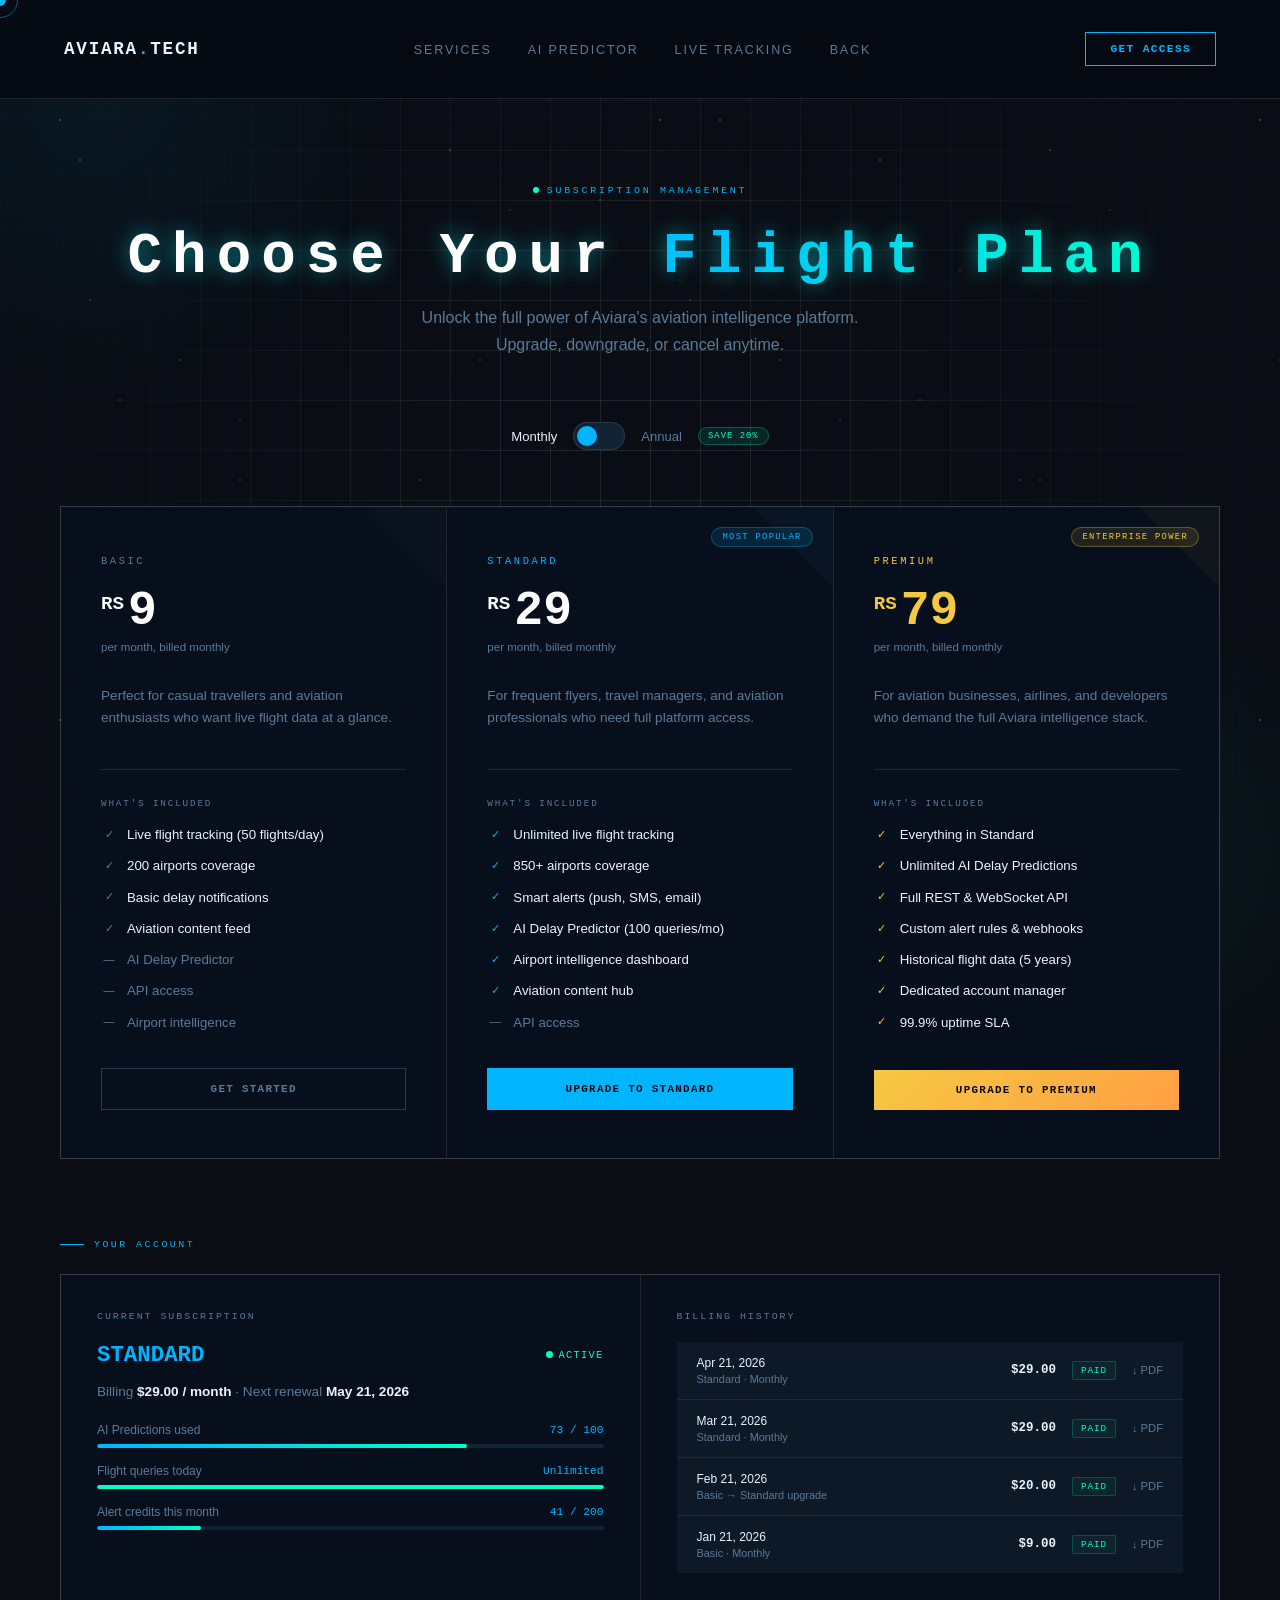
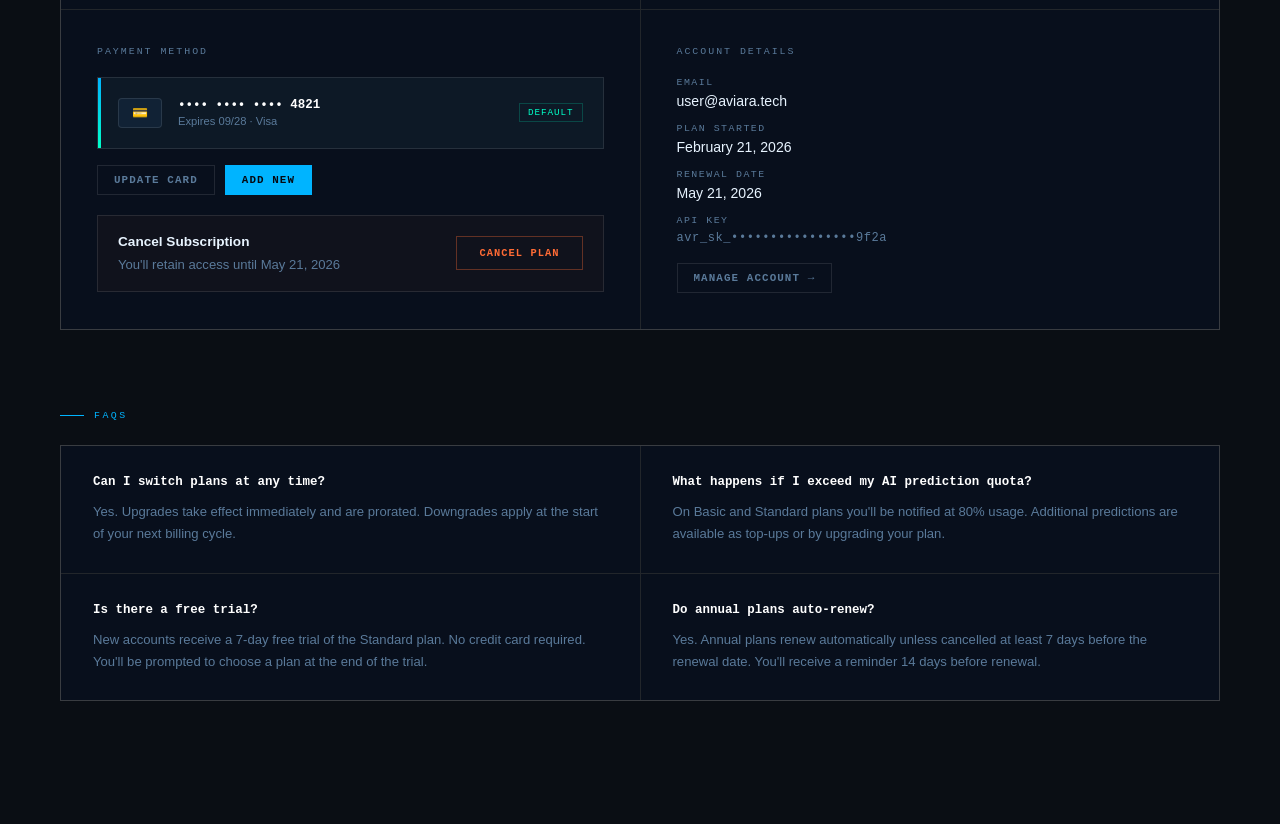
<file: subscription.html>
<!DOCTYPE html>
<html lang="en">
<head>
    <meta charset="UTF-8">
    <meta name="viewport" content="width=device-width, initial-scale=1.0">
    <title>AVIARA</title>
    <link rel="stylesheet" href="style.css">
    <link rel="stylesheet" href="https://cdnjs.cloudflare.com/ajax/libs/font-awesome/6.5.0/css/all.min.css">
</head>
<body>

  <div class="cursor" id="cursor"></div>
  <div class="cursor-ring" id="cursorRing"></div>
  <div class="starfield"></div>
  <div class="grid-overlay"></div>

  <!-- NAV -->
  <nav>
    <a img="file:///C:/Users/ANTRA%20DEY/Downloads/aviara_tech_logo_airplane.svg" class="nav-logo">AVIARA<span>.</span>TECH</a>
    <ul class="nav-links">
      <li><a href="#services">Services</a></li>
      <li><a href="#ai">AI Predictor</a></li>
      <li><a href="#tracking">Live Tracking</a></li>
      <li><a href="index.html">Back</a></li>
    </ul>
    <button class="nav-cta">Get Access</button>
  </nav>
  <body>

<div class="bg-grid"></div>
<div class="bg-glow-tl"></div>
<div class="bg-glow-br"></div>
<div class="page">

  <div class="page-header">
    <div class="page-eyebrow"><div class="eyebrow-dot"></div>Subscription Management</div>
    <h1 class="page-title">Choose Your <span>Flight Plan</span></h1>
    <p class="page-sub">Unlock the full power of Aviara's aviation intelligence platform. Upgrade, downgrade, or cancel anytime.</p>
  </div>

  <div class="billing-toggle">
    <span class="toggle-label active" id="lblMonthly">Monthly</span>
    <div class="toggle-switch" id="billingToggle" onclick="toggleBilling()">
      <div class="toggle-knob"></div>
    </div>
    <span class="toggle-label" id="lblAnnual">Annual</span>
    <span class="save-badge">Save 20%</span>
  </div>

  <div class="plans-grid" id="plansGrid">

    <!-- BASIC -->
    <div class="plan-card plan-basic">
      <div class="plan-tier">Basic</div>
      <div class="plan-price-wrap">
        <div class="plan-price">
          <span class="price-currency">RS</span>
          <span class="price-val" id="price-basic">9</span>
        </div>
        <div class="price-period" id="period-basic">per month, billed monthly</div>
        <div class="price-annual-note" id="note-basic">$86.40 billed annually</div>
      </div>
      <p class="plan-desc">Perfect for casual travellers and aviation enthusiasts who want live flight data at a glance.</p>
      <div class="plan-divider"></div>
      <div class="features-label">What's included</div>
      <ul class="feature-list">
        <li class="feature-item"><span class="feature-icon check-basic">✓</span> Live flight tracking (50 flights/day)</li>
        <li class="feature-item"><span class="feature-icon check-basic">✓</span> 200 airports coverage</li>
        <li class="feature-item"><span class="feature-icon check-basic">✓</span> Basic delay notifications</li>
        <li class="feature-item"><span class="feature-icon check-basic">✓</span> Aviation content feed</li>
        <li class="feature-item"><span class="feature-icon feature-muted">—</span><span class="feature-muted">AI Delay Predictor</span></li>
        <li class="feature-item"><span class="feature-icon feature-muted">—</span><span class="feature-muted">API access</span></li>
        <li class="feature-item"><span class="feature-icon feature-muted">—</span><span class="feature-muted">Airport intelligence</span></li>
      </ul>
      <button class="plan-cta cta-basic" onclick="openModal('Basic', 'basic')">Get Started</button>
    </div>

    <!-- STANDARD -->
    <div class="plan-card plan-standard">
      <div class="popular-badge">Most Popular</div>
      <div class="plan-tier">Standard</div>
      <div class="plan-price-wrap">
        <div class="plan-price">
          <span class="price-currency">RS</span>
          <span class="price-val" id="price-standard">29</span>
        </div>
        <div class="price-period" id="period-standard">per month, billed monthly</div>
        <div class="price-annual-note" id="note-standard">$278.40 billed annually</div>
      </div>
      <p class="plan-desc">For frequent flyers, travel managers, and aviation professionals who need full platform access.</p>
      <div class="plan-divider"></div>
      <div class="features-label">What's included</div>
      <ul class="feature-list">
        <li class="feature-item"><span class="feature-icon check-standard">✓</span> Unlimited live flight tracking</li>
        <li class="feature-item"><span class="feature-icon check-standard">✓</span> 850+ airports coverage</li>
        <li class="feature-item"><span class="feature-icon check-standard">✓</span> Smart alerts (push, SMS, email)</li>
        <li class="feature-item"><span class="feature-icon check-standard">✓</span> AI Delay Predictor (100 queries/mo)</li>
        <li class="feature-item"><span class="feature-icon check-standard">✓</span> Airport intelligence dashboard</li>
        <li class="feature-item"><span class="feature-icon check-standard">✓</span> Aviation content hub</li>
        <li class="feature-item"><span class="feature-icon feature-muted">—</span><span class="feature-muted">API access</span></li>
      </ul>
      <button class="plan-cta cta-standard" onclick="openModal('Standard', 'standard')">Upgrade to Standard</button>
    </div>

    <!-- PREMIUM -->
    <div class="plan-card plan-premium">
      <div class="popular-badge">Enterprise Power</div>
      <div class="plan-tier">Premium</div>
      <div class="plan-price-wrap">
        <div class="plan-price">
          <span class="price-currency" style="color:var(--gold)">RS</span>
          <span class="price-val" id="price-premium" style="color:var(--gold)">79</span>
        </div>
        <div class="price-period" id="period-premium">per month, billed monthly</div>
        <div class="price-annual-note" id="note-premium">$758.40 billed annually</div>
      </div>
      <p class="plan-desc">For aviation businesses, airlines, and developers who demand the full Aviara intelligence stack.</p>
      <div class="plan-divider"></div>
      <div class="features-label">What's included</div>
      <ul class="feature-list">
        <li class="feature-item"><span class="feature-icon check-premium">✓</span> Everything in Standard</li>
        <li class="feature-item"><span class="feature-icon check-premium">✓</span> Unlimited AI Delay Predictions</li>
        <li class="feature-item"><span class="feature-icon check-premium">✓</span> Full REST & WebSocket API</li>
        <li class="feature-item"><span class="feature-icon check-premium">✓</span> Custom alert rules & webhooks</li>
        <li class="feature-item"><span class="feature-icon check-premium">✓</span> Historical flight data (5 years)</li>
        <li class="feature-item"><span class="feature-icon check-premium">✓</span> Dedicated account manager</li>
        <li class="feature-item"><span class="feature-icon check-premium">✓</span> 99.9% uptime SLA</li>
      </ul>
      <button class="plan-cta cta-premium" onclick="openModal('Premium', 'premium')">Upgrade to Premium</button>
    </div>

  </div>

  <!-- SUBSCRIPTION DASHBOARD -->
  <div class="current-section">
    <div class="section-label">Your Account</div>
    <div class="subscription-dashboard">

      <div class="dash-card">
        <div class="dash-card-title">Current Subscription</div>
        <div class="active-plan-row">
          <div class="active-plan-name">STANDARD</div>
          <div class="active-status"><span class="status-pulse"></span> Active</div>
        </div>
        <div class="active-price-row">Billing <strong>$29.00 / month</strong> · Next renewal <strong>May 21, 2026</strong></div>
        <div class="usage-row">
          <div class="usage-header"><span class="usage-name">AI Predictions used</span><span class="usage-val">73 / 100</span></div>
          <div class="usage-bar"><div class="usage-fill" style="width:73%"></div></div>
        </div>
        <div class="usage-row">
          <div class="usage-header"><span class="usage-name">Flight queries today</span><span class="usage-val">Unlimited</span></div>
          <div class="usage-bar"><div class="usage-fill" style="width:100%;background:var(--accent2)"></div></div>
        </div>
        <div class="usage-row">
          <div class="usage-header"><span class="usage-name">Alert credits this month</span><span class="usage-val">41 / 200</span></div>
          <div class="usage-bar"><div class="usage-fill" style="width:20.5%"></div></div>
        </div>
      </div>

      <div class="dash-card">
        <div class="dash-card-title">Billing History</div>
        <div class="invoice-list">
          <div class="invoice-item">
            <div class="invoice-left"><span class="invoice-date">Apr 21, 2026</span><span class="invoice-plan">Standard · Monthly</span></div>
            <div class="invoice-right"><span class="invoice-amt">$29.00</span><span class="invoice-badge badge-paid">Paid</span><a class="invoice-dl">↓ PDF</a></div>
          </div>
          <div class="invoice-item">
            <div class="invoice-left"><span class="invoice-date">Mar 21, 2026</span><span class="invoice-plan">Standard · Monthly</span></div>
            <div class="invoice-right"><span class="invoice-amt">$29.00</span><span class="invoice-badge badge-paid">Paid</span><a class="invoice-dl">↓ PDF</a></div>
          </div>
          <div class="invoice-item">
            <div class="invoice-left"><span class="invoice-date">Feb 21, 2026</span><span class="invoice-plan">Basic → Standard upgrade</span></div>
            <div class="invoice-right"><span class="invoice-amt">$20.00</span><span class="invoice-badge badge-paid">Paid</span><a class="invoice-dl">↓ PDF</a></div>
          </div>
          <div class="invoice-item">
            <div class="invoice-left"><span class="invoice-date">Jan 21, 2026</span><span class="invoice-plan">Basic · Monthly</span></div>
            <div class="invoice-right"><span class="invoice-amt">$9.00</span><span class="invoice-badge badge-paid">Paid</span><a class="invoice-dl">↓ PDF</a></div>
          </div>
        </div>
      </div>

      <div class="dash-card">
        <div class="dash-card-title">Payment Method</div>
        <div class="pm-card">
          <div class="pm-icon">💳</div>
          <div class="pm-details">
            <div class="pm-number">•••• •••• •••• 4821</div>
            <div class="pm-exp">Expires 09/28 · Visa</div>
          </div>
          <div class="pm-default">Default</div>
        </div>
        <div class="pm-actions">
          <button class="pm-btn pm-btn-ghost">Update Card</button>
          <button class="pm-btn pm-btn-solid">Add New</button>
        </div>
        <div class="manage-row" style="margin-top:20px;padding:16px 20px;">
          <div class="manage-text">
            <strong>Cancel Subscription</strong>
            You'll retain access until May 21, 2026
          </div>
          <button class="btn-cancel" onclick="openCancelModal()">Cancel Plan</button>
        </div>
      </div>

      <div class="dash-card">
        <div class="dash-card-title">Account Details</div>
        <div style="display:flex;flex-direction:column;gap:14px;">
          <div>
            <div style="font-size:0.62rem;letter-spacing:0.15em;text-transform:uppercase;color:var(--muted);font-family:'Orbitron',monospace;margin-bottom:5px;">Email</div>
            <div style="font-size:0.88rem;color:var(--text);">user@aviara.tech</div>
          </div>
          <div>
            <div style="font-size:0.62rem;letter-spacing:0.15em;text-transform:uppercase;color:var(--muted);font-family:'Orbitron',monospace;margin-bottom:5px;">Plan Started</div>
            <div style="font-size:0.88rem;color:var(--text);">February 21, 2026</div>
          </div>
          <div>
            <div style="font-size:0.62rem;letter-spacing:0.15em;text-transform:uppercase;color:var(--muted);font-family:'Orbitron',monospace;margin-bottom:5px;">Renewal Date</div>
            <div style="font-size:0.88rem;color:var(--text);">May 21, 2026</div>
          </div>
          <div>
            <div style="font-size:0.62rem;letter-spacing:0.15em;text-transform:uppercase;color:var(--muted);font-family:'Orbitron',monospace;margin-bottom:5px;">API Key</div>
            <div style="font-size:0.75rem;color:var(--muted);font-family:'Orbitron',monospace;letter-spacing:0.05em;">avr_sk_••••••••••••••••9f2a</div>
          </div>
          <button class="pm-btn pm-btn-ghost" style="width:fit-content;margin-top:4px;">Manage Account →</button>
        </div>
      </div>

    </div>
  </div>

  <!-- FAQ -->
  <div class="faq-section">
    <div class="section-label">FAQs</div>
    <div class="faq-grid">
      <div class="faq-item">
        <div class="faq-q">Can I switch plans at any time?</div>
        <p class="faq-a">Yes. Upgrades take effect immediately and are prorated. Downgrades apply at the start of your next billing cycle.</p>
      </div>
      <div class="faq-item">
        <div class="faq-q">What happens if I exceed my AI prediction quota?</div>
        <p class="faq-a">On Basic and Standard plans you'll be notified at 80% usage. Additional predictions are available as top-ups or by upgrading your plan.</p>
      </div>
      <div class="faq-item">
        <div class="faq-q">Is there a free trial?</div>
        <p class="faq-a">New accounts receive a 7-day free trial of the Standard plan. No credit card required. You'll be prompted to choose a plan at the end of the trial.</p>
      </div>
      <div class="faq-item">
        <div class="faq-q">Do annual plans auto-renew?</div>
        <p class="faq-a">Yes. Annual plans renew automatically unless cancelled at least 7 days before the renewal date. You'll receive a reminder 14 days before renewal.</p>
      </div>
    </div>
  </div>

</div>

<!-- CHECKOUT MODAL -->
<div class="modal-overlay" id="modalOverlay" onclick="closeModalOutside(event)">
  <div class="modal" id="modal">
    <div class="modal-close" onclick="closeModal()">✕</div>
    <div class="modal-eyebrow" id="modalEyebrow">Upgrade Plan</div>
    <div class="modal-title" id="modalTitle">Standard Plan</div>
    <p class="modal-sub" id="modalSub">You're one step away from unlocking the full Aviara platform.</p>
    <div class="modal-plan-summary">
      <div class="mps-row">
        <div class="mps-name" id="mpsPlan">STANDARD</div>
        <div class="mps-price" id="mpsPrice">$29<span style="font-size:0.7rem;color:var(--muted)">/mo</span></div>
      </div>
      <div class="mps-detail" id="mpsDetail">Billed monthly · Cancel anytime</div>
    </div>
    <div class="form-row">
      <label class="form-label">Cardholder Name</label>
      <input class="form-input" type="text" placeholder="John Aviara"/>
    </div>
    <div class="form-row">
      <label class="form-label">Card Number</label>
      <input class="form-input" type="text" placeholder="1234 5678 9012 3456" maxlength="19" oninput="formatCard(this)"/>
    </div>
    <div class="form-row-2">
      <div class="form-row" style="margin:0">
        <label class="form-label">Expiry</label>
        <input class="form-input" type="text" placeholder="MM / YY" maxlength="7" oninput="formatExpiry(this)"/>
      </div>
      <div class="form-row" style="margin:0">
        <label class="form-label">CVV</label>
        <input class="form-input" type="text" placeholder="•••" maxlength="4"/>
      </div>
    </div>
    <button class="modal-submit" id="modalSubmit" onclick="handleSubmit()">Confirm & Subscribe</button>
    <div class="modal-secure">🔒 Secured with 256-bit SSL encryption</div>
  </div>
</div>

<!-- CANCEL MODAL -->
<div class="modal-overlay" id="cancelOverlay" onclick="closeCancelOutside(event)">
  <div class="modal" style="max-width:420px">
    <div class="modal-close" onclick="closeCancelModal()">✕</div>
    <div class="modal-eyebrow" style="color:var(--accent3)">Cancel Subscription</div>
    <div class="modal-title">Are you sure?</div>
    <p class="modal-sub">Your Standard plan access will remain active until <strong style="color:var(--text)">May 21, 2026</strong>. After that, your account moves to the free tier.</p>
    <div style="display:flex;gap:12px;margin-top:8px;">
      <button class="plan-cta cta-standard" style="flex:1;margin-top:0;padding:13px;" onclick="closeCancelModal()">Keep My Plan</button>
      <button class="plan-cta cta-basic" style="flex:1;margin-top:0;padding:13px;border-color:rgba(255,107,53,0.35);color:var(--accent3);" onclick="confirmCancel()">Yes, Cancel</button>
    </div>
  </div>
</div>

<script>
  let isAnnual = false;
  const prices = {
    basic:    { monthly: 9,  annual: 7  },
    standard: { monthly: 29, annual: 23 },
    premium:  { monthly: 79, annual: 63 }
  };

  function toggleBilling() {
    isAnnual = !isAnnual;
    const toggle = document.getElementById('billingToggle');
    const grid   = document.getElementById('plansGrid');
    toggle.classList.toggle('annual', isAnnual);
    document.getElementById('lblMonthly').classList.toggle('active', !isAnnual);
    document.getElementById('lblAnnual').classList.toggle('active', isAnnual);
    grid.classList.toggle('annual-active', isAnnual);
    ['basic','standard','premium'].forEach(plan => {
      const p = prices[plan];
      const val = isAnnual ? p.annual : p.monthly;
      document.getElementById(price-${plan}).textContent = val;
      document.getElementById(period-${plan}).textContent = isAnnual
        ? 'per month, billed annually'
        : 'per month, billed monthly';
    });
  }

  let currentPlan = '';
  function openModal(name, key) {
    currentPlan = key;
    const p = prices[key];
    const val = isAnnual ? p.annual : p.monthly;
    const billing = isAnnual ? $${val * 12} billed annually : 'Billed monthly · Cancel anytime';
    const isPremium = key === 'premium';
    document.getElementById('modalEyebrow').textContent = key === 'basic' ? 'Get Started' : 'Upgrade Plan';
    document.getElementById('modalTitle').textContent   = ${name} Plan;
    document.getElementById('modalSub').textContent     = isPremium
      ? 'Unlock the full Aviara intelligence stack — AI, API, and enterprise features.'
      : You're one step away from unlocking the full Aviara ${name.toLowerCase()} experience.;
    document.getElementById('mpsPlan').textContent  = name.toUpperCase();
    document.getElementById('mpsPrice').innerHTML   = $${val}<span style="font-size:0.7rem;color:var(--muted)">/mo</span>;
    document.getElementById('mpsDetail').textContent = billing;
    const btn = document.getElementById('modalSubmit');
    btn.className = 'modal-submit' + (isPremium ? ' gold' : '');
    btn.textContent = isPremium ? '✦ Activate Premium' : 'Confirm & Subscribe';
    document.getElementById('modalOverlay').classList.add('open');
  }
  function closeModal() { document.getElementById('modalOverlay').classList.remove('open'); }
  function closeModalOutside(e) { if (e.target.id === 'modalOverlay') closeModal(); }

  function handleSubmit() {
    const btn = document.getElementById('modalSubmit');
    btn.textContent = '⟳ Processing...';
    btn.style.opacity = '0.7';
    setTimeout(() => {
      btn.textContent = '✓ Subscription Activated!';
      btn.style.opacity = '1';
      setTimeout(closeModal, 1500);
    }, 1800);
  }

  function openCancelModal() { document.getElementById('cancelOverlay').classList.add('open'); }
  function closeCancelModal() { document.getElementById('cancelOverlay').classList.remove('open'); }
  function closeCancelOutside(e) { if (e.target.id === 'cancelOverlay') closeCancelModal(); }
  function confirmCancel() {
    closeCancelModal();
    alert('Your subscription has been cancelled. You have access until May 21, 2026.');
  }

  function formatCard(el) {
    let v = el.value.replace(/\D/g,'').substring(0,16);
    el.value = v.replace(/(.{4})/g,'$1 ').trim();
  }
  function formatExpiry(el) {
    let v = el.value.replace(/\D/g,'');
    if (v.length >= 2) v = v.substring(0,2) + ' / ' + v.substring(2,4);
    el.value = v;
  }
</script>
</body>
</html>
  </body>
  </html>
</file>
<file: style.css>
*, *::before, *::after { box-sizing: border-box; margin: 0; padding: 0; }

    :root {
      --bg: #050a12;
      --bg2: #080f1c;
      --surface: #0d1926;
      --border: rgba(0,180,255,0.12);
      --accent: #00b4ff;
      --accent2: #00ffc8;
      --accent3: #ff6b35;
      --text: #e8f4ff;
      --muted: #6a8aaa;
      --glow: rgba(0,180,255,0.25);
    }

    html { scroll-behavior: smooth; }

    body {
      background: var(--bg);
      color: var(--text);
      font-family: 'Syne', sans-serif;
      overflow-x: hidden;
      cursor: none;
    }

    /* Custom cursor */
    .cursor {
      position: fixed;
      width: 12px; height: 12px;
      background: var(--accent);
      border-radius: 50%;
      pointer-events: none;
      z-index: 9999;
      transform: translate(-50%, -50%);
      transition: transform 0.1s, width 0.2s, height 0.2s, opacity 0.2s;
      mix-blend-mode: screen;
    }
    .cursor-ring {
      position: fixed;
      width: 36px; height: 36px;
      border: 1px solid rgba(0,180,255,0.5);
      border-radius: 50%;
      pointer-events: none;
      z-index: 9998;
      transform: translate(-50%, -50%);
      transition: transform 0.12s ease-out, width 0.2s, height 0.2s;
    }

    /* Stars background */
    .starfield {
      position: fixed;
      inset: 0;
      pointer-events: none;
      z-index: 0;
      overflow: hidden;
    }
    .starfield::before, .starfield::after {
      content: '';
      position: absolute;
      inset: 0;
      background-image:
        radial-gradient(1px 1px at 10% 20%, rgba(255,255,255,0.6) 0%, transparent 100%),
        radial-gradient(1px 1px at 30% 60%, rgba(255,255,255,0.4) 0%, transparent 100%),
        radial-gradient(1.5px 1.5px at 50% 10%, rgba(0,180,255,0.8) 0%, transparent 100%),
        radial-gradient(1px 1px at 70% 80%, rgba(255,255,255,0.5) 0%, transparent 100%),
        radial-gradient(1px 1px at 85% 35%, rgba(255,255,255,0.3) 0%, transparent 100%),
        radial-gradient(1px 1px at 20% 85%, rgba(0,255,200,0.5) 0%, transparent 100%),
        radial-gradient(1px 1px at 60% 45%, rgba(255,255,255,0.4) 0%, transparent 100%),
        radial-gradient(1.5px 1.5px at 90% 15%, rgba(0,180,255,0.6) 0%, transparent 100%),
        radial-gradient(1px 1px at 40% 70%, rgba(255,255,255,0.3) 0%, transparent 100%),
        radial-gradient(1px 1px at 15% 50%, rgba(255,255,255,0.4) 0%, transparent 100%),
        radial-gradient(1px 1px at 75% 25%, rgba(255,255,255,0.5) 0%, transparent 100%),
        radial-gradient(1px 1px at 55% 90%, rgba(0,255,200,0.4) 0%, transparent 100%);
      background-size: 800px 800px;
      animation: twinkle 8s infinite alternate;
    }
    .starfield::after {
      background-size: 600px 600px;
      animation-delay: 4s;
      animation-duration: 10s;
    }
    @keyframes twinkle {
      0% { opacity: 0.7; }
      100% { opacity: 1; }
    }

    /* Grid overlay */
    .grid-overlay {
      position: fixed;
      inset: 0;
      pointer-events: none;
      z-index: 0;
      background-image:
        linear-gradient(rgba(0,180,255,0.03) 1px, transparent 1px),
        linear-gradient(90deg, rgba(0,180,255,0.03) 1px, transparent 1px);
      background-size: 60px 60px;
    }

    /* NAV */
    nav {
      position: fixed; top: 0; left: 0; right: 0;
      z-index: 100;
      display: flex; align-items: center; justify-content: space-between;
      padding: 20px 60px;
      background: rgba(5,10,18,0.8);
      backdrop-filter: blur(20px);
      border-bottom: 1px solid var(--border);
    }
    .nav-logo {
      font-family: 'Orbitron', monospace;
      font-weight: 800;
      font-size: 1.2rem;
      letter-spacing: 0.1em;
      color: var(--text);
      text-decoration: none;
    }
    .nav-logo span { color: var(--accent); }
    .nav-links { display: flex; gap: 36px; list-style: none; }
    .nav-links a {
      font-size: 0.78rem;
      letter-spacing: 0.15em;
      text-transform: uppercase;
      color: var(--muted);
      text-decoration: none;
      transition: color 0.2s;
      font-weight: 500;
    }
    .nav-links a:hover { color: var(--accent); }
    .nav-cta {
      font-family: 'Orbitron', monospace;
      font-size: 0.7rem;
      font-weight: 600;
      letter-spacing: 0.12em;
      text-transform: uppercase;
      padding: 10px 24px;
      background: transparent;
      border: 1px solid var(--accent);
      color: var(--accent);
      cursor: pointer;
      transition: background 0.2s, color 0.2s, box-shadow 0.2s;
    }
    .nav-cta:hover {
      background: var(--accent);
      color: var(--bg);
      box-shadow: 0 0 20px var(--glow);
    }

    /* HERO */
    .hero {
      position: relative;
      min-height: 100vh;
      display: flex;
      align-items: center;
      justify-content: center;
      padding: 120px 60px 80px;
      overflow: hidden;
    }
    .hero-glow {
      position: absolute;
      top: 20%;
      left: 50%;
      transform: translateX(-50%);
      width: 800px; height: 400px;
      background: radial-gradient(ellipse, rgba(0,180,255,0.08) 0%, transparent 70%);
      pointer-events: none;
    }
    .hero-glow2 {
      position: absolute;
      bottom: 0; left: 0;
      width: 400px; height: 400px;
      background: radial-gradient(ellipse, rgba(0,255,200,0.05) 0%, transparent 70%);
      pointer-events: none;
    }

    .plane-svg {
      position: absolute;
      top: 0; left: 0;
      width: 100%; height: 100%;
      pointer-events: none;
      overflow: visible;
    }
    .plane-path {
      stroke: rgba(0,180,255,0.15);
      stroke-width: 1;
      fill: none;
      stroke-dasharray: 2000;
      stroke-dashoffset: 2000;
      animation: drawPath 4s ease-out 0.5s forwards;
    }
    @keyframes drawPath {
      to { stroke-dashoffset: 0; }
    }

    .hero-content {
      position: relative;
      z-index: 2;
      text-align: center;
      max-width: 900px;
    }
    .hero-badge {
      display: inline-flex;
      align-items: center;
      gap: 8px;
      padding: 6px 16px;
      border: 1px solid var(--border);
      background: rgba(0,180,255,0.05);
      font-size: 0.68rem;
      letter-spacing: 0.2em;
      text-transform: uppercase;
      color: var(--accent);
      font-family: 'Orbitron', monospace;
      margin-bottom: 32px;
      animation: fadeUp 0.8s ease 0.2s both;
    }
    .hero-badge::before {
      content: '';
      display: inline-block;
      width: 6px; height: 6px;
      border-radius: 50%;
      background: var(--accent2);
      animation: pulse 2s infinite;
    }
    @keyframes pulse {
      0%, 100% { opacity: 1; transform: scale(1); }
      50% { opacity: 0.5; transform: scale(1.4); }
    }

    h1 {
      font-family: 'Orbitron', monospace;
      font-size: clamp(2.6rem, 7vw, 6rem);
      font-weight: 900;
      line-height: 1.05;
      letter-spacing: -0.01em;
      margin-bottom: 12px;
      animation: fadeUp 0.8s ease 0.4s both;
    }
    h1 .line1 { display: block; }
    h1 .line2 {
      display: block;
      background: linear-gradient(90deg, var(--accent), var(--accent2));
      -webkit-background-clip: text;
      -webkit-text-fill-color: transparent;
      background-clip: text;
    }

    .tagline {
      font-size: 1.15rem;
      color: var(--muted);
      margin-bottom: 48px;
      font-weight: 300;
      letter-spacing: 0.05em;
      animation: fadeUp 0.8s ease 0.6s both;
    }
    .tagline em { font-style: normal; color: var(--accent2); font-weight: 500; }

    .hero-btns {
      display: flex;
      gap: 16px;
      justify-content: center;
      animation: fadeUp 0.8s ease 0.8s both;
    }
    .btn-primary {
      padding: 14px 36px;
      background: var(--accent);
      color: var(--bg);
      font-family: 'Orbitron', monospace;
      font-weight: 700;
      font-size: 0.72rem;
      letter-spacing: 0.12em;
      text-transform: uppercase;
      border: none;
      cursor: pointer;
      position: relative;
      overflow: hidden;
      transition: box-shadow 0.2s, transform 0.2s;
    }
    .btn-primary::after {
      content: '';
      position: absolute;
      inset: 0;
      background: linear-gradient(120deg, transparent 30%, rgba(255,255,255,0.2) 50%, transparent 70%);
      transform: translateX(-100%);
      transition: transform 0.4s;
    }
    .btn-primary:hover::after { transform: translateX(100%); }
    .btn-primary:hover { box-shadow: 0 0 30px var(--glow); transform: translateY(-2px); }

    .btn-ghost {
      padding: 14px 36px;
      background: transparent;
      color: var(--text);
      font-family: 'Orbitron', monospace;
      font-weight: 600;
      font-size: 0.72rem;
      letter-spacing: 0.12em;
      text-transform: uppercase;
      border: 1px solid rgba(255,255,255,0.15);
      cursor: pointer;
      transition: border-color 0.2s, color 0.2s, transform 0.2s;
    }
    .btn-ghost:hover { border-color: var(--accent); color: var(--accent); transform: translateY(-2px); }

    @keyframes fadeUp {
      from { opacity: 0; transform: translateY(24px); }
      to { opacity: 1; transform: translateY(0); }
    }

    /* STATS BAR */
    .stats-bar {
      position: relative;
      z-index: 2;
      display: grid;
      grid-template-columns: repeat(4, 1fr);
      border-top: 1px solid var(--border);
      border-bottom: 1px solid var(--border);
    }
    .stat-item {
      padding: 32px 40px;
      border-right: 1px solid var(--border);
      position: relative;
      overflow: hidden;
    }
    .stat-item:last-child { border-right: none; }
    .stat-item::before {
      content: '';
      position: absolute;
      inset: 0;
      background: linear-gradient(135deg, rgba(0,180,255,0.03), transparent);
      opacity: 0;
      transition: opacity 0.3s;
    }
    .stat-item:hover::before { opacity: 1; }
    .stat-num {
      font-family: 'Orbitron', monospace;
      font-size: 2.2rem;
      font-weight: 800;
      color: var(--accent);
      display: block;
      line-height: 1;
      margin-bottom: 6px;
    }
    .stat-label {
      font-size: 0.72rem;
      letter-spacing: 0.15em;
      text-transform: uppercase;
      color: var(--muted);
    }

    /* SECTIONS */
    section {
      position: relative;
      z-index: 2;
      padding: 100px 60px;
    }
    .section-label {
      font-family: 'Orbitron', monospace;
      font-size: 0.65rem;
      letter-spacing: 0.3em;
      text-transform: uppercase;
      color: var(--accent);
      margin-bottom: 16px;
      display: flex;
      align-items: center;
      gap: 10px;
    }
    .section-label::before {
      content: '';
      display: inline-block;
      width: 30px; height: 1px;
      background: var(--accent);
    }
    .section-title {
      font-family: 'Orbitron', monospace;
      font-size: clamp(1.8rem, 4vw, 3rem);
      font-weight: 800;
      line-height: 1.1;
      margin-bottom: 20px;
    }
    .section-sub {
      font-size: 1rem;
      color: var(--muted);
      max-width: 540px;
      line-height: 1.7;
    }

    /* SERVICES */
    .services-grid {
      display: grid;
      grid-template-columns: repeat(3, 1fr);
      gap: 1px;
      background: var(--border);
      margin-top: 64px;
      border: 1px solid var(--border);
    }
    .service-card {
      background: var(--bg2);
      padding: 48px 40px;
      position: relative;
      overflow: hidden;
      transition: background 0.3s;
    }
    .service-card::before {
      content: '';
      position: absolute;
      top: 0; left: 0; right: 0;
      height: 2px;
      background: linear-gradient(90deg, var(--accent), var(--accent2));
      transform: scaleX(0);
      transform-origin: left;
      transition: transform 0.4s;
    }
    .service-card:hover { background: var(--surface); }
    .service-card:hover::before { transform: scaleX(1); }
    .service-icon { width: 52px; height: 52px; margin-bottom: 28px; position: relative; }
    .service-icon-inner {
      width: 52px; height: 52px;
      border: 1px solid var(--border);
      display: flex; align-items: center; justify-content: center;
      font-size: 1.5rem;
      background: rgba(0,180,255,0.05);
      position: relative; z-index: 1;
    }
    .service-num {
      position: absolute;
      top: -8px; right: -8px;
      font-family: 'Orbitron', monospace;
      font-size: 0.55rem;
      color: var(--accent);
      letter-spacing: 0.1em;
    }
    .service-title {
      font-family: 'Orbitron', monospace;
      font-size: 0.9rem;
      font-weight: 700;
      letter-spacing: 0.05em;
      margin-bottom: 14px;
      color: var(--text);
    }
    .service-desc { font-size: 0.88rem; color: var(--muted); line-height: 1.7; }
    .service-tag {
      display: inline-block;
      margin-top: 20px;
      font-size: 0.65rem;
      letter-spacing: 0.15em;
      text-transform: uppercase;
      color: var(--accent2);
      border: 1px solid rgba(0,255,200,0.2);
      padding: 4px 10px;
    }

    /* AI PREDICTOR */
    .ai-section {
      background: var(--bg2);
      border-top: 1px solid var(--border);
      border-bottom: 1px solid var(--border);
    }
    .ai-inner {
      display: grid;
      grid-template-columns: 1fr 1fr;
      gap: 80px;
      align-items: center;
    }
    .ai-visual { position: relative; height: 420px; }
    .ai-screen {
      position: absolute;
      inset: 0;
      border: 1px solid var(--border);
      background: var(--bg);
      overflow: hidden;
    }
    .ai-screen-header {
      position: absolute;
      top: 0; left: 0; right: 0;
      height: 36px;
      background: var(--surface);
      border-bottom: 1px solid var(--border);
      display: flex;
      align-items: center;
      padding: 0 16px;
      gap: 8px;
      z-index: 1;
    }
    .dot { width: 8px; height: 8px; border-radius: 50%; }
    .dot-r { background: #ff5f57; }
    .dot-y { background: #ffbd2e; }
    .dot-g { background: #28ca41; }
    .ai-screen-title {
      margin-left: auto; margin-right: auto;
      font-family: 'Orbitron', monospace;
      font-size: 0.6rem;
      letter-spacing: 0.2em;
      color: var(--muted);
    }
    .ai-screen-body {
      position: absolute;
      top: 36px;
      inset: 36px 0 0 0;
      padding: 24px;
      display: flex;
      flex-direction: column;
      gap: 16px;
    }
    .ai-field {
      flex: 1;
      background: var(--surface);
      border: 1px solid var(--border);
      padding: 10px 14px;
      font-size: 0.75rem;
      color: var(--muted);
      font-family: 'Syne', sans-serif;
    }
    .ai-field-label {
      font-size: 0.6rem;
      letter-spacing: 0.15em;
      text-transform: uppercase;
      color: var(--accent);
      margin-bottom: 4px;
      font-family: 'Orbitron', monospace;
    }
    .ai-input-row { display: flex; gap: 12px; align-items: center; }
    .ai-submit {
      background: var(--accent);
      color: var(--bg);
      border: none;
      padding: 10px 20px;
      font-size: 0.65rem;
      font-family: 'Orbitron', monospace;
      font-weight: 700;
      letter-spacing: 0.1em;
      cursor: pointer;
      align-self: flex-end;
      white-space: nowrap;
    }
    .ai-result-box {
      background: var(--surface);
      border: 1px solid var(--border);
      border-left: 3px solid var(--accent2);
      padding: 16px 20px;
    }
    .ai-result-label {
      font-family: 'Orbitron', monospace;
      font-size: 0.6rem;
      letter-spacing: 0.2em;
      color: var(--accent2);
      margin-bottom: 8px;
    }
    .ai-result-main {
      font-family: 'Orbitron', monospace;
      font-size: 1.1rem;
      font-weight: 700;
      color: var(--text);
      margin-bottom: 4px;
    }
    .ai-result-sub { font-size: 0.72rem; color: var(--muted); line-height: 1.5; }
    .ai-confidence { display: flex; align-items: center; gap: 10px; margin-top: 10px; }
    .conf-label {
      font-size: 0.6rem;
      letter-spacing: 0.1em;
      text-transform: uppercase;
      color: var(--muted);
      font-family: 'Orbitron', monospace;
    }
    .conf-bar { flex: 1; height: 4px; background: var(--border); position: relative; overflow: hidden; }
    .conf-fill {
      position: absolute;
      inset: 0;
      width: 87%;
      background: linear-gradient(90deg, var(--accent), var(--accent2));
      animation: growBar 1.5s ease 0.5s both;
    }
    @keyframes growBar { from { width: 0; } to { width: 87%; } }
    .conf-val { font-family: 'Orbitron', monospace; font-size: 0.65rem; color: var(--accent2); }
    .ai-scan-line {
      position: absolute;
      left: 0; right: 0;
      height: 2px;
      background: linear-gradient(90deg, transparent, var(--accent), transparent);
      opacity: 0.4;
      animation: scanLine 3s linear infinite;
      pointer-events: none;
    }
    @keyframes scanLine { 0% { top: 36px; } 100% { top: 100%; } }
    .ai-features { margin-top: 32px; display: flex; flex-direction: column; gap: 16px; }
    .ai-feat {
      display: flex;
      align-items: flex-start;
      gap: 16px;
      padding: 16px 20px;
      border: 1px solid var(--border);
      background: rgba(0,180,255,0.02);
      transition: border-color 0.2s, background 0.2s;
    }
    .ai-feat:hover { border-color: rgba(0,180,255,0.3); background: rgba(0,180,255,0.05); }
    .ai-feat-icon { font-size: 1.2rem; margin-top: 2px; flex-shrink: 0; }
    .ai-feat-title { font-family: 'Orbitron', monospace; font-size: 0.75rem; font-weight: 700; margin-bottom: 4px; }
    .ai-feat-desc { font-size: 0.8rem; color: var(--muted); line-height: 1.5; }

    /* LIVE TRACKING */
    .tracking-grid {
      display: grid;
      grid-template-columns: 2fr 1fr;
      gap: 24px;
      margin-top: 64px;
    }
    .map-placeholder {
      background: var(--bg2);
      border: 1px solid var(--border);
      height: 380px;
      position: relative;
      overflow: hidden;
    }
    .map-grid {
      position: absolute;
      inset: 0;
      background-image:
        linear-gradient(rgba(0,180,255,0.07) 1px, transparent 1px),
        linear-gradient(90deg, rgba(0,180,255,0.07) 1px, transparent 1px);
      background-size: 40px 40px;
    }
    .map-glow {
      position: absolute;
      width: 200px; height: 200px;
      border-radius: 50%;
      background: radial-gradient(circle, rgba(0,180,255,0.12), transparent 70%);
      top: 40%; left: 45%;
      transform: translate(-50%, -50%);
      animation: pulseGlow 3s ease-in-out infinite;
    }
    @keyframes pulseGlow {
      0%, 100% { transform: translate(-50%,-50%) scale(1); opacity: 0.7; }
      50% { transform: translate(-50%,-50%) scale(1.3); opacity: 1; }
    }
    .fdot {
      position: absolute;
      width: 6px; height: 6px;
      border-radius: 50%;
      background: var(--accent);
      box-shadow: 0 0 8px var(--accent);
    }
    .fdot::after {
      content: '';
      position: absolute;
      inset: -4px;
      border-radius: 50%;
      border: 1px solid rgba(0,180,255,0.3);
      animation: ripple 2s infinite;
    }
    @keyframes ripple {
      0% { transform: scale(1); opacity: 1; }
      100% { transform: scale(2.5); opacity: 0; }
    }
    .fdot.green { background: var(--accent2); box-shadow: 0 0 8px var(--accent2); }
    .fdot.orange { background: var(--accent3); box-shadow: 0 0 8px var(--accent3); }
    .map-label {
      position: absolute;
      top: 16px; left: 16px;
      font-family: 'Orbitron', monospace;
      font-size: 0.6rem;
      letter-spacing: 0.2em;
      color: var(--accent);
    }
    .map-status { position: absolute; bottom: 16px; right: 16px; display: flex; gap: 16px; }
    .map-legend { display: flex; align-items: center; gap: 6px; font-size: 0.62rem; color: var(--muted); font-family: 'Orbitron', monospace; }
    .legend-dot { width: 6px; height: 6px; border-radius: 50%; }
    .flight-list { display: flex; flex-direction: column; gap: 1px; background: var(--border); border: 1px solid var(--border); }
    .flight-item { background: var(--bg2); padding: 16px 20px; transition: background 0.2s; }
    .flight-item:hover { background: var(--surface); }
    .flight-header { display: flex; justify-content: space-between; align-items: center; margin-bottom: 6px; }
    .flight-code { font-family: 'Orbitron', monospace; font-size: 0.78rem; font-weight: 700; color: var(--text); }
    .flight-status { font-size: 0.6rem; letter-spacing: 0.1em; text-transform: uppercase; font-family: 'Orbitron', monospace; padding: 3px 8px; }
    .status-on { color: var(--accent2); border: 1px solid rgba(0,255,200,0.2); }
    .status-delay { color: var(--accent3); border: 1px solid rgba(255,107,53,0.2); }
    .status-land { color: var(--accent); border: 1px solid rgba(0,180,255,0.2); }
    .flight-route { font-size: 0.72rem; color: var(--muted); display: flex; align-items: center; gap: 6px; }
    .route-sep { color: var(--accent); font-size: 0.6rem; }

    /* FOOTER */
    footer {
      position: relative; z-index: 2;
      border-top: 1px solid var(--border);
      padding: 64px 60px 40px;
    }
    .footer-top {
      display: grid;
      grid-template-columns: 2fr 1fr 1fr 1fr;
      gap: 60px;
      margin-bottom: 48px;
    }
    .footer-brand .logo { font-family: 'Orbitron', monospace; font-weight: 800; font-size: 1.1rem; color: var(--text); margin-bottom: 14px; }
    .footer-brand .logo span { color: var(--accent); }
    .footer-brand p { font-size: 0.82rem; color: var(--muted); line-height: 1.6; max-width: 260px; }
    .footer-col h4 { font-family: 'Orbitron', monospace; font-size: 0.65rem; letter-spacing: 0.2em; text-transform: uppercase; color: var(--accent); margin-bottom: 20px; }
    .footer-col ul { list-style: none; display: flex; flex-direction: column; gap: 10px; }
    .footer-col ul a { font-size: 0.82rem; color: var(--muted); text-decoration: none; transition: color 0.2s; }
    .footer-col ul a:hover { color: var(--text); }
    .footer-bottom { display: flex; justify-content: space-between; align-items: center; padding-top: 28px; border-top: 1px solid var(--border); font-size: 0.72rem; color: var(--muted); }
    .footer-coords { font-family: 'Orbitron', monospace; font-size: 0.6rem; letter-spacing: 0.1em; }

    /* SCROLL ANIMATIONS */
    .reveal { opacity: 0; transform: translateY(30px); transition: opacity 0.7s ease, transform 0.7s ease; }
    .reveal.visible { opacity: 1; transform: none; }

    ::-webkit-scrollbar { width: 4px; }
    ::-webkit-scrollbar-track { background: var(--bg); }
    ::-webkit-scrollbar-thumb { background: var(--accent); }

    @media (max-width: 900px) {
      nav { padding: 16px 24px; }
      .nav-links { display: none; }
      section { padding: 60px 24px; }
      .hero { padding: 100px 24px 60px; }
      .stats-bar { grid-template-columns: repeat(2, 1fr); }
      .services-grid { grid-template-columns: 1fr; }
      .ai-inner { grid-template-columns: 1fr; }
      .tracking-grid { grid-template-columns: 1fr; }
      .footer-top { grid-template-columns: 1fr 1fr; }
    }
    *, *::before, *::after { box-sizing: border-box; margin: 0; padding: 0; }
    :root {
      --bg:       #050a12;
      --bg2:      #080f1c;
      --surface:  #0d1926;
      --surface2: #112235;
      --border:   rgba(0,180,255,0.12);
      --accent:   #00b4ff;
      --accent2:  #00ffc8;
      --accent3:  #ff6b35;
      --gold:     #f5c842;
      --text:     #e8f4ff;
      --muted:    #5a7a9a;
      --glow:     rgba(0,180,255,0.22);
      --glow2:    rgba(0,255,200,0.18);
    }

    html { scroll-behavior: smooth; }
    body {
      background: var(--bg);
      color: var(--text);
      font-family: 'DM Sans', sans-serif;
      min-height: 100vh;
      overflow-x: hidden;
    }

    .bg-grid {
      position: fixed; inset: 0; z-index: 0; pointer-events: none;
      background-image:
        linear-gradient(rgba(0,180,255,0.025) 1px, transparent 1px),
        linear-gradient(90deg, rgba(0,180,255,0.025) 1px, transparent 1px);
      background-size: 56px 56px;
    }
    .bg-glow-tl {
      position: fixed; top: -200px; left: -200px;
      width: 600px; height: 600px; border-radius: 50%;
      background: radial-gradient(circle, rgba(0,180,255,0.06) 0%, transparent 70%);
      pointer-events: none; z-index: 0;
    }
    .bg-glow-br {
      position: fixed; bottom: -200px; right: -100px;
      width: 500px; height: 500px; border-radius: 50%;
      background: radial-gradient(circle, rgba(0,255,200,0.05) 0%, transparent 70%);
      pointer-events: none; z-index: 0;
    }

    nav {
      position: sticky; top: 0; z-index: 100;
      display: flex; align-items: center; justify-content: space-between;
      padding: 18px 60px;
      background: rgba(5,10,18,0.85);
      backdrop-filter: blur(20px);
      border-bottom: 1px solid var(--border);
    }
    .nav-logo {
      font-family: 'Orbitron', monospace; font-weight: 800; font-size: 1.1rem;
      letter-spacing: 0.1em; color: var(--text); text-decoration: none;
    }
    .nav-logo span { color: var(--accent); }
    .nav-right { display: flex; align-items: center; gap: 24px; }
    .nav-link {
      font-size: 0.78rem; letter-spacing: 0.12em; text-transform: uppercase;
      color: var(--muted); text-decoration: none; transition: color 0.2s;
    }
    .nav-link:hover { color: var(--accent); }
    .nav-btn {
      font-family: 'Orbitron', monospace; font-size: 0.65rem; font-weight: 700;
      letter-spacing: 0.1em; text-transform: uppercase;
      padding: 9px 22px; border: 1px solid var(--accent);
      background: transparent; color: var(--accent); cursor: pointer;
      transition: background 0.2s, color 0.2s, box-shadow 0.2s;
    }
    .nav-btn:hover { background: var(--accent); color: var(--bg); box-shadow: 0 0 18px var(--glow); }

    .page { position: relative; z-index: 1; padding: 80px 60px 120px; max-width: 1300px; margin: 0 auto; }

    .page-header { text-align: center; margin-bottom: 64px; }
    .page-eyebrow {
      display: inline-flex; align-items: center; gap: 8px;
      font-family: 'Orbitron', monospace; font-size: 0.62rem;
      letter-spacing: 0.28em; text-transform: uppercase; color: var(--accent);
      margin-bottom: 20px; animation: fadeUp 0.6s ease both;
    }
    .eyebrow-dot {
      width: 6px; height: 6px; border-radius: 50%; background: var(--accent2);
      animation: blink 2s infinite;
    }
    @keyframes blink { 0%,100%{opacity:1;transform:scale(1);} 50%{opacity:0.4;transform:scale(1.5);} }
    .page-title {
      font-family: 'Orbitron', monospace; font-size: clamp(2rem, 5vw, 3.6rem);
      font-weight: 900; line-height: 1.08; margin-bottom: 16px;
      animation: fadeUp 0.6s ease 0.1s both;
    }
    .page-title span {
      background: linear-gradient(90deg, var(--accent), var(--accent2));
      -webkit-background-clip: text; -webkit-text-fill-color: transparent; background-clip: text;
    }
    .page-sub {
      font-size: 1rem; color: var(--muted); max-width: 480px; margin: 0 auto;
      line-height: 1.7; animation: fadeUp 0.6s ease 0.2s both;
    }
    @keyframes fadeUp { from{opacity:0;transform:translateY(20px);} to{opacity:1;transform:none;} }

    .billing-toggle {
      display: flex; align-items: center; justify-content: center;
      gap: 16px; margin-bottom: 56px; animation: fadeUp 0.6s ease 0.3s both;
    }
    .toggle-label {
      font-size: 0.82rem; font-weight: 500; color: var(--muted);
      transition: color 0.2s; cursor: pointer; user-select: none;
    }
    .toggle-label.active { color: var(--text); }
    .toggle-switch {
      width: 52px; height: 28px; background: var(--surface2);
      border: 1px solid var(--border); border-radius: 999px;
      position: relative; cursor: pointer;
      transition: border-color 0.3s, box-shadow 0.3s;
    }
    .toggle-switch.annual { border-color: var(--accent2); box-shadow: 0 0 12px var(--glow2); }
    .toggle-knob {
      position: absolute; top: 3px; left: 3px;
      width: 20px; height: 20px; border-radius: 50%;
      background: var(--accent); transition: transform 0.3s, background 0.3s;
    }
    .toggle-switch.annual .toggle-knob { transform: translateX(24px); background: var(--accent2); }
    .save-badge {
      font-family: 'Orbitron', monospace; font-size: 0.55rem;
      letter-spacing: 0.12em; text-transform: uppercase;
      padding: 3px 9px; background: rgba(0,255,200,0.1);
      border: 1px solid rgba(0,255,200,0.25); color: var(--accent2);
      border-radius: 999px;
    }

    .plans-grid {
      display: grid; grid-template-columns: repeat(3, 1fr);
      gap: 1px; background: var(--border);
      border: 1px solid var(--border);
      animation: fadeUp 0.7s ease 0.4s both;
    }
    .plan-card {
      background: var(--bg2); padding: 48px 40px;
      position: relative; overflow: hidden;
      display: flex; flex-direction: column;
      transition: background 0.3s;
    }
    .plan-card:hover { background: var(--surface); }
    .plan-card::before {
      content: '';
      position: absolute; top: 0; left: 0; right: 0; height: 2px;
      transform: scaleX(0); transform-origin: left; transition: transform 0.4s;
    }
    .plan-card:hover::before { transform: scaleX(1); }
    .plan-basic::before   { background: linear-gradient(90deg, var(--muted), rgba(90,122,154,0.3)); }
    .plan-standard::before { background: linear-gradient(90deg, var(--accent), var(--accent2)); }
    .plan-premium::before  { background: linear-gradient(90deg, var(--gold), #ff9f43); }
    .plan-card::after {
      content: ''; position: absolute; top: 0; right: 0;
      width: 80px; height: 80px; opacity: 0.04;
      clip-path: polygon(100% 0, 0 0, 100% 100%);
    }
    .plan-basic::after   { background: var(--muted); }
    .plan-standard::after { background: var(--accent); }
    .plan-premium::after  { background: var(--gold); }

    .popular-badge {
      position: absolute; top: 20px; right: 20px;
      font-family: 'Orbitron', monospace; font-size: 0.55rem;
      letter-spacing: 0.15em; text-transform: uppercase;
      padding: 4px 10px; border-radius: 999px;
      background: rgba(0,180,255,0.12); border: 1px solid rgba(0,180,255,0.3); color: var(--accent);
    }
    .plan-premium .popular-badge {
      background: rgba(245,200,66,0.1); border-color: rgba(245,200,66,0.3); color: var(--gold);
    }

    .plan-tier {
      font-family: 'Orbitron', monospace; font-size: 0.65rem;
      letter-spacing: 0.25em; text-transform: uppercase; margin-bottom: 20px;
    }
    .plan-basic   .plan-tier { color: var(--muted); }
    .plan-standard .plan-tier { color: var(--accent); }
    .plan-premium  .plan-tier { color: var(--gold); }

    .plan-price-wrap { margin-bottom: 28px; }
    .plan-price {
      font-family: 'Orbitron', monospace; font-size: 3rem; font-weight: 900;
      line-height: 1; display: flex; align-items: flex-start; gap: 4px;
    }
    .price-currency { font-size: 1.2rem; margin-top: 8px; font-weight: 600; }
    .price-period { font-size: 0.72rem; color: var(--muted); margin-top: 6px; font-family: 'DM Sans', sans-serif; font-weight: 400; }
    .price-annual-note {
      font-size: 0.68rem; color: var(--accent2); margin-top: 4px;
      opacity: 0; transition: opacity 0.3s; height: 0; overflow: hidden;
    }
    .annual-active .price-annual-note { opacity: 1; height: auto; }

    .plan-desc { font-size: 0.85rem; color: var(--muted); line-height: 1.65; margin-bottom: 32px; min-height: 52px; }
    .plan-divider { height: 1px; background: var(--border); margin-bottom: 28px; }
    .features-label {
      font-family: 'Orbitron', monospace; font-size: 0.58rem;
      letter-spacing: 0.2em; text-transform: uppercase; color: var(--muted); margin-bottom: 16px;
    }
    .feature-list { list-style: none; display: flex; flex-direction: column; gap: 12px; flex: 1; }
    .feature-item { display: flex; align-items: flex-start; gap: 10px; font-size: 0.83rem; color: var(--text); line-height: 1.45; }
    .feature-icon { flex-shrink: 0; width: 16px; height: 16px; display: flex; align-items: center; justify-content: center; font-size: 0.7rem; margin-top: 1px; }
    .check-basic    { color: var(--muted); }
    .check-standard { color: var(--accent); }
    .check-premium  { color: var(--gold); }
    .feature-muted  { color: var(--muted); }

    .plan-cta {
      margin-top: 36px; width: 100%; padding: 14px;
      font-family: 'Orbitron', monospace; font-size: 0.68rem;
      font-weight: 700; letter-spacing: 0.12em; text-transform: uppercase;
      cursor: pointer; transition: all 0.25s; position: relative; overflow: hidden;
    }
    .cta-basic { background: transparent; border: 1px solid rgba(90,122,154,0.4); color: var(--muted); }
    .cta-basic:hover { border-color: var(--muted); color: var(--text); }
    .cta-standard { background: var(--accent); border: 1px solid var(--accent); color: var(--bg); }
    .cta-standard::after {
      content: ''; position: absolute; inset: 0;
      background: linear-gradient(120deg, transparent 30%, rgba(255,255,255,0.18) 50%, transparent 70%);
      transform: translateX(-100%); transition: transform 0.4s;
    }
    .cta-standard:hover::after { transform: translateX(100%); }
    .cta-standard:hover { box-shadow: 0 0 28px var(--glow); transform: translateY(-2px); }
    .cta-premium { background: linear-gradient(135deg, var(--gold), #ff9f43); border: none; color: #0a0500; }
    .cta-premium:hover { box-shadow: 0 0 28px rgba(245,200,66,0.3); transform: translateY(-2px); }

    .current-section { margin-top: 80px; animation: fadeUp 0.7s ease 0.5s both; }
    .section-label {
      font-family: 'Orbitron', monospace; font-size: 0.62rem;
      letter-spacing: 0.25em; text-transform: uppercase; color: var(--accent);
      margin-bottom: 24px; display: flex; align-items: center; gap: 10px;
    }
    .section-label::before { content: ''; display: inline-block; width: 24px; height: 1px; background: var(--accent); }

    .subscription-dashboard {
      display: grid; grid-template-columns: 1fr 1fr; gap: 1px;
      background: var(--border); border: 1px solid var(--border);
    }
    .dash-card { background: var(--bg2); padding: 36px; transition: background 0.2s; }
    .dash-card:hover { background: var(--surface); }
    .dash-card-title {
      font-family: 'Orbitron', monospace; font-size: 0.62rem;
      letter-spacing: 0.2em; text-transform: uppercase; color: var(--muted); margin-bottom: 20px;
    }

    .active-plan-row { display: flex; align-items: center; justify-content: space-between; margin-bottom: 16px; }
    .active-plan-name { font-family: 'Orbitron', monospace; font-size: 1.4rem; font-weight: 800; color: var(--accent); }
    .active-status { display: flex; align-items: center; gap: 6px; font-size: 0.65rem; letter-spacing: 0.12em; text-transform: uppercase; font-family: 'Orbitron', monospace; color: var(--accent2); }
    .status-pulse { width: 7px; height: 7px; border-radius: 50%; background: var(--accent2); animation: blink 2s infinite; }
    .active-price-row { font-size: 0.85rem; color: var(--muted); margin-bottom: 24px; }
    .active-price-row strong { color: var(--text); }

    .usage-row { margin-bottom: 16px; }
    .usage-header { display: flex; justify-content: space-between; align-items: center; margin-bottom: 7px; }
    .usage-name { font-size: 0.75rem; color: var(--muted); }
    .usage-val { font-family: 'Orbitron', monospace; font-size: 0.7rem; color: var(--accent); }
    .usage-bar { height: 4px; background: var(--surface2); border-radius: 2px; overflow: hidden; }
    .usage-fill { height: 100%; border-radius: 2px; background: linear-gradient(90deg, var(--accent), var(--accent2)); animation: growBar 1.5s ease both; }
    @keyframes growBar { from{width:0;} }

    .invoice-list { display: flex; flex-direction: column; gap: 1px; background: var(--border); }
    .invoice-item { background: var(--surface); display: flex; align-items: center; justify-content: space-between; padding: 14px 20px; transition: background 0.2s; }
    .invoice-item:hover { background: var(--surface2); }
    .invoice-left { display: flex; flex-direction: column; gap: 3px; }
    .invoice-date { font-size: 0.75rem; color: var(--text); font-weight: 500; }
    .invoice-plan { font-size: 0.68rem; color: var(--muted); }
    .invoice-right { display: flex; align-items: center; gap: 16px; }
    .invoice-amt { font-family: 'Orbitron', monospace; font-size: 0.78rem; font-weight: 700; color: var(--text); }
    .invoice-badge { font-size: 0.58rem; letter-spacing: 0.1em; text-transform: uppercase; font-family: 'Orbitron', monospace; padding: 3px 8px; border-radius: 2px; }
    .badge-paid { color: var(--accent2); border: 1px solid rgba(0,255,200,0.2); background: rgba(0,255,200,0.05); }
    .invoice-dl { font-size: 0.7rem; color: var(--muted); cursor: pointer; transition: color 0.2s; text-decoration: none; }
    .invoice-dl:hover { color: var(--accent); }

    .pm-card { display: flex; align-items: center; gap: 16px; padding: 20px; border: 1px solid var(--border); background: var(--surface); margin-bottom: 16px; position: relative; overflow: hidden; }
    .pm-card::before { content: ''; position: absolute; left: 0; top: 0; bottom: 0; width: 3px; background: linear-gradient(180deg, var(--accent), var(--accent2)); }
    .pm-icon { width: 44px; height: 30px; background: var(--surface2); border: 1px solid var(--border); border-radius: 4px; display: flex; align-items: center; justify-content: center; font-size: 0.8rem; flex-shrink: 0; }
    .pm-details { flex: 1; }
    .pm-number { font-family: 'Orbitron', monospace; font-size: 0.78rem; font-weight: 700; margin-bottom: 3px; }
    .pm-exp { font-size: 0.7rem; color: var(--muted); }
    .pm-default { font-size: 0.58rem; letter-spacing: 0.1em; text-transform: uppercase; font-family: 'Orbitron', monospace; color: var(--accent2); border: 1px solid rgba(0,255,200,0.2); padding: 3px 8px; }
    .pm-actions { display: flex; gap: 10px; }
    .pm-btn { font-size: 0.68rem; letter-spacing: 0.1em; text-transform: uppercase; padding: 8px 16px; cursor: pointer; font-family: 'Orbitron', monospace; font-weight: 600; transition: all 0.2s; }
    .pm-btn-ghost { background: transparent; border: 1px solid var(--border); color: var(--muted); }
    .pm-btn-ghost:hover { border-color: var(--accent); color: var(--accent); }
    .pm-btn-solid { background: var(--accent); border: 1px solid var(--accent); color: var(--bg); }
    .pm-btn-solid:hover { box-shadow: 0 0 14px var(--glow); }

    .manage-row { display: flex; align-items: center; justify-content: space-between; padding: 20px 28px; border: 1px solid var(--border); margin-top: 24px; background: rgba(255,107,53,0.03); }
    .manage-text { font-size: 0.82rem; color: var(--muted); line-height: 1.5; }
    .manage-text strong { color: var(--text); display: block; margin-bottom: 3px; font-size: 0.85rem; }
    .btn-cancel { font-family: 'Orbitron', monospace; font-size: 0.65rem; font-weight: 700; letter-spacing: 0.1em; text-transform: uppercase; padding: 10px 22px; background: transparent; border: 1px solid rgba(255,107,53,0.35); color: var(--accent3); cursor: pointer; transition: all 0.2s; white-space: nowrap; }
    .btn-cancel:hover { background: rgba(255,107,53,0.08); border-color: var(--accent3); }

    .faq-section { margin-top: 80px; animation: fadeUp 0.7s ease 0.6s both; }
    .faq-grid { display: grid; grid-template-columns: 1fr 1fr; gap: 1px; background: var(--border); border: 1px solid var(--border); margin-top: 24px; }
    .faq-item { background: var(--bg2); padding: 28px 32px; transition: background 0.2s; }
    .faq-item:hover { background: var(--surface); }
    .faq-q { font-family: 'Orbitron', monospace; font-size: 0.78rem; font-weight: 700; margin-bottom: 10px; line-height: 1.4; }
    .faq-a { font-size: 0.82rem; color: var(--muted); line-height: 1.65; }

    .modal-overlay { position: fixed; inset: 0; z-index: 200; background: rgba(5,10,18,0.88); backdrop-filter: blur(8px); display: flex; align-items: center; justify-content: center; opacity: 0; pointer-events: none; transition: opacity 0.3s; }
    .modal-overlay.open { opacity: 1; pointer-events: all; }
    .modal { background: var(--bg2); border: 1px solid var(--border); width: 100%; max-width: 480px; padding: 48px; position: relative; transform: translateY(20px); transition: transform 0.3s; }
    .modal-overlay.open .modal { transform: none; }
    .modal-close { position: absolute; top: 20px; right: 20px; width: 32px; height: 32px; background: var(--surface); border: 1px solid var(--border); color: var(--muted); display: flex; align-items: center; justify-content: center; cursor: pointer; font-size: 1rem; transition: color 0.2s, border-color 0.2s; }
    .modal-close:hover { color: var(--text); border-color: var(--accent); }
    .modal-eyebrow { font-family: 'Orbitron', monospace; font-size: 0.6rem; letter-spacing: 0.25em; text-transform: uppercase; color: var(--accent); margin-bottom: 12px; }
    .modal-title { font-family: 'Orbitron', monospace; font-size: 1.4rem; font-weight: 800; margin-bottom: 8px; }
    .modal-sub { font-size: 0.85rem; color: var(--muted); margin-bottom: 32px; line-height: 1.6; }
    .modal-plan-summary { background: var(--surface); border: 1px solid var(--border); border-left: 3px solid var(--accent); padding: 16px 20px; margin-bottom: 28px; }
    .mps-row { display: flex; justify-content: space-between; align-items: center; }
    .mps-name { font-family: 'Orbitron', monospace; font-size: 0.85rem; font-weight: 700; color: var(--accent); }
    .mps-price { font-family: 'Orbitron', monospace; font-size: 1rem; font-weight: 800; }
    .mps-detail { font-size: 0.72rem; color: var(--muted); margin-top: 6px; }
    .form-row { display: flex; flex-direction: column; gap: 6px; margin-bottom: 18px; }
    .form-label { font-family: 'Orbitron', monospace; font-size: 0.58rem; letter-spacing: 0.18em; text-transform: uppercase; color: var(--accent); }
    .form-input { background: var(--surface); border: 1px solid var(--border); padding: 12px 14px; color: var(--text); font-family: 'DM Sans', sans-serif; font-size: 0.88rem; outline: none; transition: border-color 0.2s; }
    .form-input:focus { border-color: var(--accent); }
    .form-input::placeholder { color: var(--muted); }
    .form-row-2 { display: grid; grid-template-columns: 1fr 1fr; gap: 12px; }
    .modal-submit { width: 100%; padding: 15px; margin-top: 8px; font-family: 'Orbitron', monospace; font-size: 0.7rem; font-weight: 700; letter-spacing: 0.12em; text-transform: uppercase; background: var(--accent); border: none; color: var(--bg); cursor: pointer; transition: box-shadow 0.2s, transform 0.2s; }
    .modal-submit:hover { box-shadow: 0 0 24px var(--glow); transform: translateY(-1px); }
    .modal-submit.gold { background: linear-gradient(135deg, var(--gold), #ff9f43); color: #0a0500; }
    .modal-submit.gold:hover { box-shadow: 0 0 24px rgba(245,200,66,0.3); }
    .modal-secure { text-align: center; margin-top: 16px; font-size: 0.72rem; color: var(--muted); display: flex; align-items: center; justify-content: center; gap: 6px; }

    @media(max-width:900px){
      nav { padding: 16px 20px; }
      .page { padding: 48px 20px 80px; }
      .plans-grid { grid-template-columns: 1fr; }
      .subscription-dashboard { grid-template-columns: 1fr; }
      .faq-grid { grid-template-columns: 1fr; }
      .modal { padding: 32px 24px; }
    }
    :root {
    --bg-dark: #0a0e14;
    --neon-blue: #00f2ff;
    --neon-gold: #ffcc00;
    --glass: rgba(255, 255, 255, 0.05);
    --border: rgba(255, 255, 255, 0.1);
}

body {
    margin: 0;
    background-color: var(--bg-dark);
    color: white;
    font-family: 'Inter', sans-serif;
    overflow-x: hidden;
}

/* Futuristic Grid Background */
.grid-overlay {
    position: fixed;
    top: 0;
    left: 0;
    width: 100%;
    height: 100%;
    background-image: linear-gradient(var(--border) 1px, transparent 1px),
                      linear-gradient(90deg, var(--border) 1px, transparent 1px);
    background-size: 50px 50px;
    z-index: -1;
    mask-image: radial-gradient(circle, black, transparent 80%);
}

/* Nav Styles */
nav {
    display: flex;
    justify-content: space-between;
    padding: 2rem 5%;
    align-items: center;
}

.logo {
    font-family: 'Space Mono', monospace;
    font-weight: bold;
    letter-spacing: 2px;
    color: var(--neon-blue);
}

/* Hero Section */
.hero {
    text-align: center;
    padding: 100px 20px;
}

h1 {
    font-size: 5rem;
    margin: 10px 0;
    letter-spacing: 10px;
    text-shadow: 0 0 20px rgba(0, 242, 255, 0.5);
}

.system-status {
    font-family: 'Space Mono', monospace;
    font-size: 0.8rem;
    color: var(--neon-blue);
    animation: blink 2s infinite;
}

/* Glassmorphism Cards */
.insights-grid {
    display: grid;
    grid-template-columns: repeat(auto-fit, minmax(300px, 1fr));
    gap: 20px;
    padding: 0 10%;
}

.glass-card {
    background: var(--glass);
    backdrop-filter: blur(12px);
    border: 1px solid var(--border);
    padding: 2rem;
    border-radius: 4px;
    transition: 0.3s ease;
}

.glass-card:hover {
    border-color: var(--neon-blue);
    box-shadow: 0 0 15px rgba(0, 242, 255, 0.2);
    transform: translateY(-5px);
}

/* Badges */
.status-badge {
    display: inline-block;
    padding: 5px 10px;
    font-size: 0.7rem;
    font-weight: bold;
    margin: 15px 0;
    border: 1px solid;
}

.high { color: #ff4d4d; border-color: #ff4d4d; }
.stable { color: var(--neon-blue); border-color: var(--neon-blue); }

/* Animations */
@keyframes blink {
    0%, 100% { opacity: 1; }
    50% { opacity: 0.3; }
}

/* Buttons */
button {
    cursor: pointer;
    padding: 12px 24px;
    font-family: 'Space Mono', monospace;
    border: none;
    transition: 0.3s;
}

.btn-primary { background: white; color: black; }
.btn-primary:hover { background: var(--neon-blue); }
</file>
